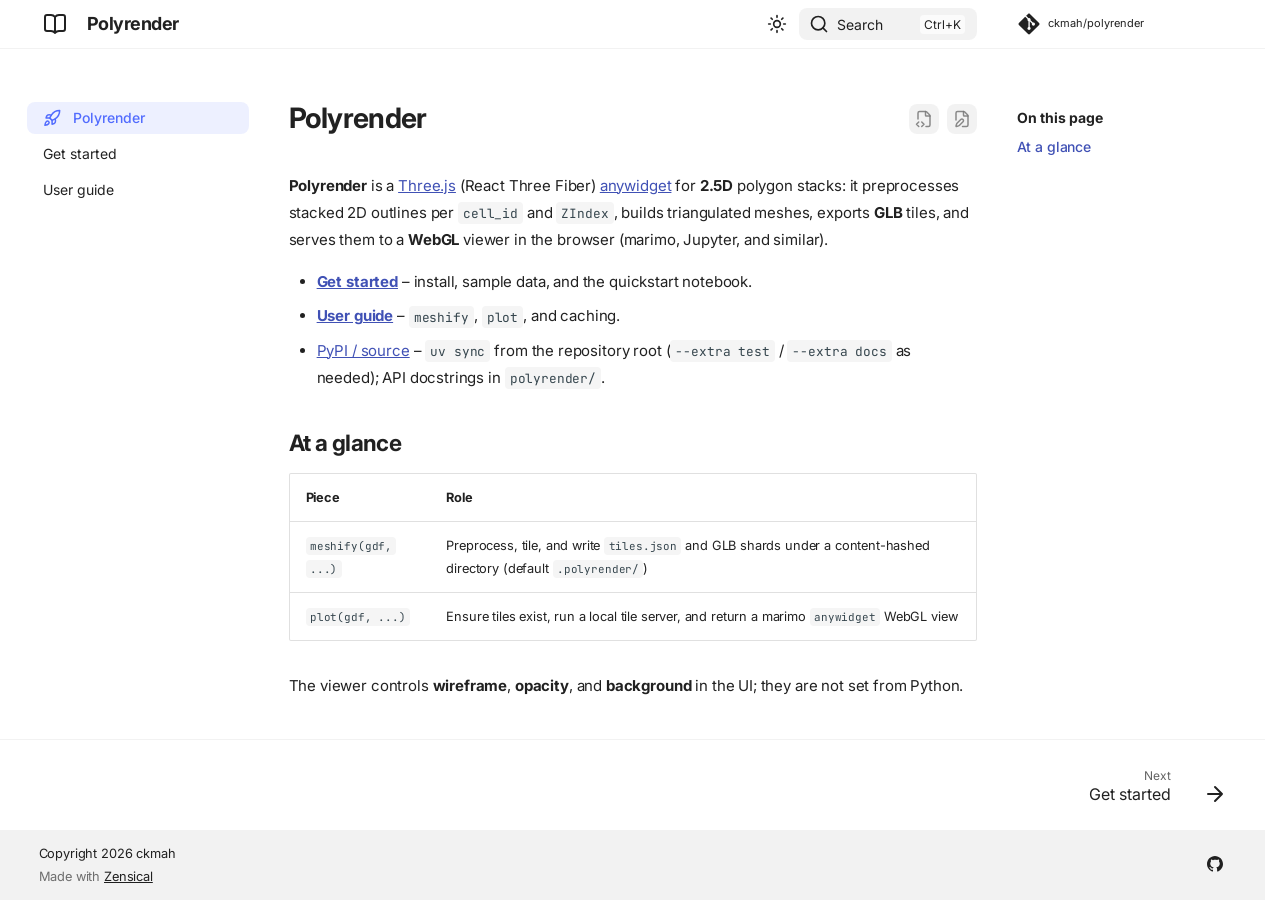
<file: index.html>
<!doctype html>
<html lang="en" class="no-js">
  <head>
    
      <meta charset="utf-8">
      <meta name="viewport" content="width=device-width,initial-scale=1">
      
        <meta name="description" content="Three Fiber–based anywidget for 2.5D polygon stacks and WebGL tile viewing.">
      
      
        <meta name="author" content="ckmah">
      
      
        <link rel="canonical" href="https://ckmah.github.io/polyrender/">
      
      
      
        <link rel="next" href="./get-started/">
      
      
        
      
      
      <link rel="icon" href="./assets/images/favicon.png">
      <meta name="generator" content="zensical-0.0.60">
    
    
      
        <title>Polyrender - Polyrender</title>
      
    
    
      
        
      
      <link rel="stylesheet" href="./assets/stylesheets/modern/main.ce62732f.min.css">
      
        
          
        
        <link rel="stylesheet" href="./assets/stylesheets/modern/palette.812a03bb.min.css">
      
      


    
    
      
    
    
      
        
        
        <link rel="preconnect" href="https://fonts.gstatic.com" crossorigin>
        <link rel="stylesheet" href="https://fonts.googleapis.com/css?family=Inter:300,300i,400,400i,500,500i,700,700i%7CJetBrains+Mono:400,400i,700,700i&amp;display=fallback">
        <style>:root{--md-text-font:"Inter";--md-code-font:"JetBrains Mono"}</style>
      
    
    
    <script>__md_scope=new URL(".",location),__md_scope.pathname.endsWith("/")||(__md_scope=new URL(__md_scope.pathname+"/",location)),__md_hash=e=>[...e].reduce(((e,t)=>(e<<5)-e+t.charCodeAt(0)),0),__md_get=(e,t=localStorage,_=__md_scope)=>JSON.parse(t.getItem(_.pathname+"."+e)),__md_set=(e,t,_=localStorage,a=__md_scope)=>{try{_.setItem(a.pathname+"."+e,JSON.stringify(t))}catch(e){}},document.documentElement.setAttribute("data-platform",navigator.platform)</script>
    
      

    
    
  </head>
  
  
    
    
      
    
    
    
    
    <body dir="ltr" data-md-color-scheme="default" data-md-color-primary="indigo" data-md-color-accent="indigo">
  
    
    <input class="md-toggle" data-md-toggle="drawer" type="checkbox" id="__drawer" autocomplete="off">
    <input class="md-toggle" data-md-toggle="search" type="checkbox" id="__search" autocomplete="off">
    <label class="md-overlay" for="__drawer" aria-label="Navigation"></label>
    <div data-md-component="skip">
      
        
        <a href="#polyrender" class="md-skip">
          Skip to content
        </a>
      
    </div>
    <div data-md-component="announce">
      
    </div>
    
    
      

  

<header class="md-header md-header--shadow" data-md-component="header">
  <nav class="md-header__inner md-grid" aria-label="Header">
    <a href="" title="Polyrender" class="md-header__button md-logo" aria-label="Polyrender" data-md-component="logo">
      
  
  <svg xmlns="http://www.w3.org/2000/svg" fill="none" stroke="currentColor" stroke-linecap="round" stroke-linejoin="round" stroke-width="2" class="lucide lucide-book-open" viewBox="0 0 24 24"><path d="M12 5v16M20.001 19A2 2 0 0 0 22 17V5a2 2 0 0 0-1.999-2L16 3.002A5 5 0 0 0 12 5a5 5 0 0 0-4-2H4a2 2 0 0 0-2 2v12a2 2 0 0 0 1.999 2H8a5 5 0 0 1 4 2 5 5 0 0 1 4-2z"/></svg>

    </a>
    <label class="md-header__button md-icon" for="__drawer" aria-label="Navigation">
      
      <svg xmlns="http://www.w3.org/2000/svg" fill="none" stroke="currentColor" stroke-linecap="round" stroke-linejoin="round" stroke-width="2" class="lucide lucide-menu" viewBox="0 0 24 24"><path d="M4 5h16M4 12h16M4 19h16"/></svg>
    </label>
    <div class="md-header__title" data-md-component="header-title">
      <div class="md-header__ellipsis">
        <div class="md-header__topic">
          <span class="md-ellipsis">
            Polyrender
          </span>
        </div>
        <div class="md-header__topic" data-md-component="header-topic">
          <span class="md-ellipsis">
            
              Polyrender
            
          </span>
        </div>
      </div>
    </div>
    
      
        <form class="md-header__option" data-md-component="palette">
  
    
    
    
    <input class="md-option" data-md-color-media="none" data-md-color-scheme="default" data-md-color-primary="indigo" data-md-color-accent="indigo"  aria-label="Switch to dark mode"  type="radio" name="__palette" id="__palette_0">
    
      <label class="md-header__button md-icon" title="Switch to dark mode" for="__palette_1" hidden>
        <svg xmlns="http://www.w3.org/2000/svg" fill="none" stroke="currentColor" stroke-linecap="round" stroke-linejoin="round" stroke-width="2" class="lucide lucide-sun" viewBox="0 0 24 24"><circle cx="12" cy="12" r="4"/><path d="M12 2v2M12 20v2M4.93 4.93l1.41 1.41M17.66 17.66l1.41 1.41M2 12h2M20 12h2M6.34 17.66l-1.41 1.41M19.07 4.93l-1.41 1.41"/></svg>
      </label>
    
  
    
    
    
    <input class="md-option" data-md-color-media="none" data-md-color-scheme="slate" data-md-color-primary="indigo" data-md-color-accent="indigo"  aria-label="Switch to light mode"  type="radio" name="__palette" id="__palette_1">
    
      <label class="md-header__button md-icon" title="Switch to light mode" for="__palette_0" hidden>
        <svg xmlns="http://www.w3.org/2000/svg" fill="none" stroke="currentColor" stroke-linecap="round" stroke-linejoin="round" stroke-width="2" class="lucide lucide-moon" viewBox="0 0 24 24"><path d="M20.985 12.486a9 9 0 1 1-9.473-9.472c.405-.022.617.46.402.803a6 6 0 0 0 8.268 8.268c.344-.215.825-.004.803.401"/></svg>
      </label>
    
  
</form>
      
    
    
      <script>var palette=__md_get("__palette");if(palette&&palette.color){if("(prefers-color-scheme)"===palette.color.media){var media=matchMedia("(prefers-color-scheme: light)"),input=document.querySelector(media.matches?"[data-md-color-media='(prefers-color-scheme: light)']":"[data-md-color-media='(prefers-color-scheme: dark)']");palette.color.media=input.getAttribute("data-md-color-media"),palette.color.scheme=input.getAttribute("data-md-color-scheme"),palette.color.primary=input.getAttribute("data-md-color-primary"),palette.color.accent=input.getAttribute("data-md-color-accent")}for(var[key,value]of Object.entries(palette.color))document.body.setAttribute("data-md-color-"+key,value)}</script>
    
    
    
      
      
        <label class="md-header__button md-icon" for="__search" aria-label="Search">
          
          <svg xmlns="http://www.w3.org/2000/svg" fill="none" stroke="currentColor" stroke-linecap="round" stroke-linejoin="round" stroke-width="2" class="lucide lucide-search" viewBox="0 0 24 24"><path d="m21 21-4.34-4.34"/><circle cx="11" cy="11" r="8"/></svg>
        </label>
        <div class="md-search" data-md-component="search" role="dialog" aria-label="Search">
  <button type="button" class="md-search__button">
    Search
  </button>
</div>
      
    
    <div class="md-header__source">
      
        <a href="https://github.com/ckmah/polyrender" title="Go to repository" class="md-source" data-md-component="source">
  <div class="md-source__icon md-icon">
    
    <svg xmlns="http://www.w3.org/2000/svg" viewBox="0 0 448 512"><!--! Font Awesome Free 7.3.1 by @fontawesome - https://fontawesome.com License - https://fontawesome.com/license/free (Icons: CC BY 4.0, Fonts: SIL OFL 1.1, Code: MIT License) Copyright 2026 Fonticons, Inc.--><path fill="currentColor" d="M439.6 236.1 244 40.5c-5.4-5.5-12.8-8.5-20.4-8.5s-15 3-20.4 8.4L162.5 81l51.5 51.5c27.1-9.1 52.7 16.8 43.4 43.7l49.7 49.7c34.2-11.8 61.2 31 35.5 56.7-26.5 26.5-70.2-2.9-56-37.3L240.3 199v121.9c25.3 12.5 22.3 41.8 9.1 55-6.4 6.4-15.2 10.1-24.3 10.1s-17.8-3.6-24.3-10.1c-17.6-17.6-11.1-46.9 11.2-56v-123c-20.8-8.5-24.6-30.7-18.6-45L142.6 101 8.5 235.1C3 240.6 0 247.9 0 255.5s3 15 8.5 20.4l195.6 195.7c5.4 5.4 12.7 8.4 20.4 8.4s15-3 20.4-8.4l194.7-194.7c5.4-5.4 8.4-12.8 8.4-20.4s-3-15-8.4-20.4"/></svg>
  </div>
  <div class="md-source__repository">
    ckmah/polyrender
  </div>
</a>
      
    </div>
  </nav>
  
</header>
    
    <div class="md-container" data-md-component="container">
      
      
        
          
        
      
      <main class="md-main" data-md-component="main">
        <div class="md-main__inner md-grid">
          
            
              
              <div class="md-sidebar md-sidebar--primary" data-md-component="sidebar" data-md-type="navigation" >
                <div class="md-sidebar__scrollwrap">
                  <div class="md-sidebar__inner">
                    



<nav class="md-nav md-nav--primary" aria-label="Navigation" data-md-level="0">
  <label class="md-nav__title" for="__drawer">
    <a href="" title="Polyrender" class="md-nav__button md-logo" aria-label="Polyrender" data-md-component="logo">
      
  
  <svg xmlns="http://www.w3.org/2000/svg" fill="none" stroke="currentColor" stroke-linecap="round" stroke-linejoin="round" stroke-width="2" class="lucide lucide-book-open" viewBox="0 0 24 24"><path d="M12 5v16M20.001 19A2 2 0 0 0 22 17V5a2 2 0 0 0-1.999-2L16 3.002A5 5 0 0 0 12 5a5 5 0 0 0-4-2H4a2 2 0 0 0-2 2v12a2 2 0 0 0 1.999 2H8a5 5 0 0 1 4 2 5 5 0 0 1 4-2z"/></svg>

    </a>
    Polyrender
  </label>
  
    <div class="md-nav__source">
      <a href="https://github.com/ckmah/polyrender" title="Go to repository" class="md-source" data-md-component="source">
  <div class="md-source__icon md-icon">
    
    <svg xmlns="http://www.w3.org/2000/svg" viewBox="0 0 448 512"><!--! Font Awesome Free 7.3.1 by @fontawesome - https://fontawesome.com License - https://fontawesome.com/license/free (Icons: CC BY 4.0, Fonts: SIL OFL 1.1, Code: MIT License) Copyright 2026 Fonticons, Inc.--><path fill="currentColor" d="M439.6 236.1 244 40.5c-5.4-5.5-12.8-8.5-20.4-8.5s-15 3-20.4 8.4L162.5 81l51.5 51.5c27.1-9.1 52.7 16.8 43.4 43.7l49.7 49.7c34.2-11.8 61.2 31 35.5 56.7-26.5 26.5-70.2-2.9-56-37.3L240.3 199v121.9c25.3 12.5 22.3 41.8 9.1 55-6.4 6.4-15.2 10.1-24.3 10.1s-17.8-3.6-24.3-10.1c-17.6-17.6-11.1-46.9 11.2-56v-123c-20.8-8.5-24.6-30.7-18.6-45L142.6 101 8.5 235.1C3 240.6 0 247.9 0 255.5s3 15 8.5 20.4l195.6 195.7c5.4 5.4 12.7 8.4 20.4 8.4s15-3 20.4-8.4l194.7-194.7c5.4-5.4 8.4-12.8 8.4-20.4s-3-15-8.4-20.4"/></svg>
  </div>
  <div class="md-source__repository">
    ckmah/polyrender
  </div>
</a>
    </div>
  
  <ul class="md-nav__list" data-md-scrollfix>
    
      
      
  
  
    
  
  
  
    <li class="md-nav__item md-nav__item--active">
      
      
      
      
        
      
      
        <label class="md-nav__link md-nav__link--active" for="__toc">
          
  
  
    <svg xmlns="http://www.w3.org/2000/svg" fill="none" stroke="currentColor" stroke-linecap="round" stroke-linejoin="round" stroke-width="2" class="lucide lucide-rocket" viewBox="0 0 24 24"><path d="M12 15v5s3.03-.55 4-2c1.08-1.62 0-5 0-5M4.5 16.5c-1.5 1.26-2 5-2 5s3.74-.5 5-2c.71-.84.7-2.13-.09-2.91a2.18 2.18 0 0 0-2.91-.09"/><path d="M9 12a22 22 0 0 1 2-3.95A12.88 12.88 0 0 1 22 2c0 2.72-.78 7.5-6 11a22.4 22.4 0 0 1-4 2z"/><path d="M9 12H4s.55-3.03 2-4c1.62-1.08 5 .05 5 .05"/></svg>
  
  <span class="md-ellipsis">
    
  
  Polyrender

    
  </span>
  
  

          <span class="md-nav__icon md-icon"></span>
        </label>
      
      <a href="" class="md-nav__link md-nav__link--active">
        
  
  
    <svg xmlns="http://www.w3.org/2000/svg" fill="none" stroke="currentColor" stroke-linecap="round" stroke-linejoin="round" stroke-width="2" class="lucide lucide-rocket" viewBox="0 0 24 24"><path d="M12 15v5s3.03-.55 4-2c1.08-1.62 0-5 0-5M4.5 16.5c-1.5 1.26-2 5-2 5s3.74-.5 5-2c.71-.84.7-2.13-.09-2.91a2.18 2.18 0 0 0-2.91-.09"/><path d="M9 12a22 22 0 0 1 2-3.95A12.88 12.88 0 0 1 22 2c0 2.72-.78 7.5-6 11a22.4 22.4 0 0 1-4 2z"/><path d="M9 12H4s.55-3.03 2-4c1.62-1.08 5 .05 5 .05"/></svg>
  
  <span class="md-ellipsis">
    
  
  Polyrender

    
  </span>
  
  

      </a>
      
        


<nav class="md-nav md-nav--secondary" aria-label="On this page">
  
  
  
    
  
  
    <label class="md-nav__title" for="__toc">
      <span class="md-nav__icon md-icon"></span>
      On this page
    </label>
    <ul class="md-nav__list" data-md-component="toc" data-md-scrollfix>
      
        <li class="md-nav__item">
  <a href="#at-a-glance" class="md-nav__link">
    <span class="md-ellipsis">
      <span class="md-typeset">
        At a glance
      </span>
    </span>
  </a>
  
</li>
      
    </ul>
  
</nav>
      
    </li>
  

    
      
      
  
  
  
  
    <li class="md-nav__item">
      <a href="./get-started/" class="md-nav__link">
        
  
  
  <span class="md-ellipsis">
    
  
  Get started

    
  </span>
  
  

      </a>
    </li>
  

    
      
      
  
  
  
  
    <li class="md-nav__item">
      <a href="./user-guide/" class="md-nav__link">
        
  
  
  <span class="md-ellipsis">
    
  
  User guide

    
  </span>
  
  

      </a>
    </li>
  

    
  </ul>
</nav>
                  </div>
                </div>
              </div>
            
            
              
              <div class="md-sidebar md-sidebar--secondary" data-md-component="sidebar" data-md-type="toc" >
                <div class="md-sidebar__scrollwrap">
                  
                    
                    
                    
                      
                    
                    
                      <input class="md-nav__toggle md-toggle" type="checkbox" id="__toc">
                      <div class="md-sidebar-button__wrapper">
                        <label class="md-sidebar-button" for="__toc"></label>
                      </div>
                    
                  
                  <div class="md-sidebar__inner">
                    


<nav class="md-nav md-nav--secondary" aria-label="On this page">
  
  
  
    
  
  
    <label class="md-nav__title" for="__toc">
      <span class="md-nav__icon md-icon"></span>
      On this page
    </label>
    <ul class="md-nav__list" data-md-component="toc" data-md-scrollfix>
      
        <li class="md-nav__item">
  <a href="#at-a-glance" class="md-nav__link">
    <span class="md-ellipsis">
      <span class="md-typeset">
        At a glance
      </span>
    </span>
  </a>
  
</li>
      
    </ul>
  
</nav>
                  </div>
                </div>
              </div>
            
          
          
            <div class="md-content" data-md-component="content">
              
                



  


              
              <article class="md-content__inner md-typeset">
                
                  
  
    <a href="https://github.com/ckmah/polyrender/edit/master/docs/index.md" title="Edit this page" class="md-content__button md-icon" rel="edit">
      
      <svg xmlns="http://www.w3.org/2000/svg" fill="none" stroke="currentColor" stroke-linecap="round" stroke-linejoin="round" stroke-width="2" class="lucide lucide-file-pen" viewBox="0 0 24 24"><path d="M12.659 22H18a2 2 0 0 0 2-2V8a2.4 2.4 0 0 0-.706-1.706l-3.588-3.588A2.4 2.4 0 0 0 14 2H6a2 2 0 0 0-2 2v9.34"/><path d="M14 2v5a1 1 0 0 0 1 1h5M10.378 12.622a1 1 0 0 1 3 3.003L8.36 20.637a2 2 0 0 1-.854.506l-2.867.837a.5.5 0 0 1-.62-.62l.836-2.869a2 2 0 0 1 .506-.853z"/></svg>
    </a>
  
  
    
      
    
    <a href="https://github.com/ckmah/polyrender/raw/master/docs/index.md" title="View source of this page" class="md-content__button md-icon">
      
      <svg xmlns="http://www.w3.org/2000/svg" fill="none" stroke="currentColor" stroke-linecap="round" stroke-linejoin="round" stroke-width="2" class="lucide lucide-file-code-2" viewBox="0 0 24 24"><path d="M4 12.15V4a2 2 0 0 1 2-2h8a2.4 2.4 0 0 1 1.706.706l3.588 3.588A2.4 2.4 0 0 1 20 8v12a2 2 0 0 1-2 2h-3.35"/><path d="M14 2v5a1 1 0 0 0 1 1h5M5 16l-3 3 3 3M9 22l3-3-3-3"/></svg>
    </a>
  


<h1 id="polyrender">Polyrender<a class="headerlink" href="#polyrender" title="Permanent link">&para;</a></h1>
<p><strong>Polyrender</strong> is a <a href="https://threejs.org/">Three.js</a> (React Three Fiber) <a href="https://anywidget.dev/">anywidget</a> for <strong>2.5D</strong> polygon stacks: it preprocesses stacked 2D outlines per <code>cell_id</code> and <code>ZIndex</code>, builds triangulated meshes, exports <strong>GLB</strong> tiles, and serves them to a <strong>WebGL</strong> viewer in the browser (marimo, Jupyter, and similar).</p>
<ul>
<li><a href="get-started/"><strong>Get started</strong></a> – install, sample data, and the quickstart notebook.</li>
<li><a href="user-guide/"><strong>User guide</strong></a> – <code>meshify</code>, <code>plot</code>, and caching.</li>
<li><a href="https://github.com/ckmah/polyrender">PyPI / source</a> – <code>uv sync</code> from the repository root (<code>--extra test</code> / <code>--extra docs</code> as needed); API docstrings in <code>polyrender/</code>.</li>
</ul>
<h2 id="at-a-glance">At a glance<a class="headerlink" href="#at-a-glance" title="Permanent link">&para;</a></h2>
<table>
<thead>
<tr>
<th>Piece</th>
<th>Role</th>
</tr>
</thead>
<tbody>
<tr>
<td><code>meshify(gdf, ...)</code></td>
<td>Preprocess, tile, and write <code>tiles.json</code> and GLB shards under a content-hashed directory (default <code>.polyrender/</code>)</td>
</tr>
<tr>
<td><code>plot(gdf, ...)</code></td>
<td>Ensure tiles exist, run a local tile server, and return a marimo <code>anywidget</code> WebGL view</td>
</tr>
</tbody>
</table>
<p>The viewer controls <strong>wireframe</strong>, <strong>opacity</strong>, and <strong>background</strong> in the UI; they are not set from Python.</p>









  
  






                
              </article>
            </div>
          
          
  <script>var tabs=__md_get("__tabs");if(Array.isArray(tabs))e:for(var set of document.querySelectorAll(".tabbed-set")){var labels=set.querySelector(".tabbed-labels");for(var tab of tabs)for(var label of labels.getElementsByTagName("label"))if(label.innerText.trim()===tab){var input=document.getElementById(label.htmlFor);input.checked=!0;continue e}}</script>

<script>var target=document.getElementById(location.hash.slice(1));target&&target.name&&(target.checked=target.name.startsWith("__tabbed_"))</script>
        </div>
        
          <button type="button" class="md-top md-icon" data-md-component="top" hidden>
  
  <svg xmlns="http://www.w3.org/2000/svg" fill="none" stroke="currentColor" stroke-linecap="round" stroke-linejoin="round" stroke-width="2" class="lucide lucide-circle-arrow-up" viewBox="0 0 24 24"><circle cx="12" cy="12" r="10"/><path d="m16 12-4-4-4 4M12 16V8"/></svg>
  Back to top
</button>
        
      </main>
      
        <footer class="md-footer">
  
    
      
      <nav class="md-footer__inner md-grid" aria-label="Footer" >
        
        
          
          <a href="./get-started/" class="md-footer__link md-footer__link--next" aria-label="Next: Get started">
            <div class="md-footer__title">
              <span class="md-footer__direction">
                Next
              </span>
              <div class="md-ellipsis">
                Get started
              </div>
            </div>
            <div class="md-footer__button md-icon">
              
              <svg xmlns="http://www.w3.org/2000/svg" fill="none" stroke="currentColor" stroke-linecap="round" stroke-linejoin="round" stroke-width="2" class="lucide lucide-arrow-right" viewBox="0 0 24 24"><path d="M5 12h14M12 5l7 7-7 7"/></svg>
            </div>
          </a>
        
      </nav>
    
  
  <div class="md-footer-meta md-typeset">
    <div class="md-footer-meta__inner md-grid">
      <div class="md-copyright">
  
    <div class="md-copyright__highlight">
      Copyright 2026 ckmah
    </div>
  
  
    Made with
    <a href="https://zensical.org/" target="_blank" rel="noopener">
      Zensical
    </a>
  
</div>
      
        
<div class="md-social">
  
    
    
    
    
      
      
    
    <a href="https://github.com/ckmah/polyrender" target="_blank" rel="noopener" title="github.com" class="md-social__link">
      <svg xmlns="http://www.w3.org/2000/svg" viewBox="0 0 512 512"><!--! Font Awesome Free 7.3.1 by @fontawesome - https://fontawesome.com License - https://fontawesome.com/license/free (Icons: CC BY 4.0, Fonts: SIL OFL 1.1, Code: MIT License) Copyright 2026 Fonticons, Inc.--><path fill="currentColor" d="M216.5 362.5c-66-8-112.5-55.5-112.5-117 0-25 9-52 24-70-6.5-16.5-5.5-51.5 2-66 20-2.5 47 8 63 22.5 19-6 39-9 63.5-9s44.5 3 62.5 8.5c15.5-14 43-24.5 63-22 7 13.5 8 48.5 1.5 65.5 16 19 24.5 44.5 24.5 70.5 0 61.5-46.5 108-113.5 116.5 17 11 28.5 35 28.5 62.5v52c0 15 12.5 23.5 27.5 17.5C441 459.5 512 369 512 257 512 115.5 397 0 255.5 0S0 115.5 0 257c0 111 70.5 203 165.5 237.5 13.5 5 26.5-4 26.5-17.5v-40c-7 3-16 5-24 5-33 0-52.5-18-66.5-51.5-5.5-13.5-11.5-21.5-23-23-6-.5-8-3-8-6 0-6 10-10.5 20-10.5 14.5 0 27 9 40 27.5 10 14.5 20.5 21 33 21s20.5-4.5 32-16c8.5-8.5 15-16 21-21"/></svg>
    </a>
  
</div>
      
    </div>
  </div>
</footer>
      
    </div>
    <div class="md-dialog" data-md-component="dialog">
      <div class="md-dialog__inner md-typeset"></div>
    </div>
    
    
    
      
      
      <script id="__config" type="application/json">{"annotate":null,"base":".","features":["announce.dismiss","content.action.edit","content.action.view","content.code.annotate","content.code.copy","content.code.select","content.footnote.tooltips","content.tabs.link","content.tooltips","navigation.footer","navigation.indexes","navigation.instant","navigation.instant.prefetch","navigation.path","navigation.sections","navigation.top","navigation.tracking","search.highlight"],"search":"./assets/javascripts/workers/search.7d14d953.min.js","tags":null,"translations":{"clipboard.copied":"Copied to clipboard","clipboard.copy":"Copy to clipboard","search.result.more.one":"1 more on this page","search.result.more.other":"# more on this page","search.result.none":"No matching documents","search.result.one":"1 matching document","search.result.other":"# matching documents","search.result.placeholder":"Type to start searching","search.result.term.missing":"Missing","select.version":"Select version"},"version":null}</script>
    
    
      <script src="./assets/javascripts/bundle.88ee1349.min.js"></script>
      
    
  </body>
</html>
</file>
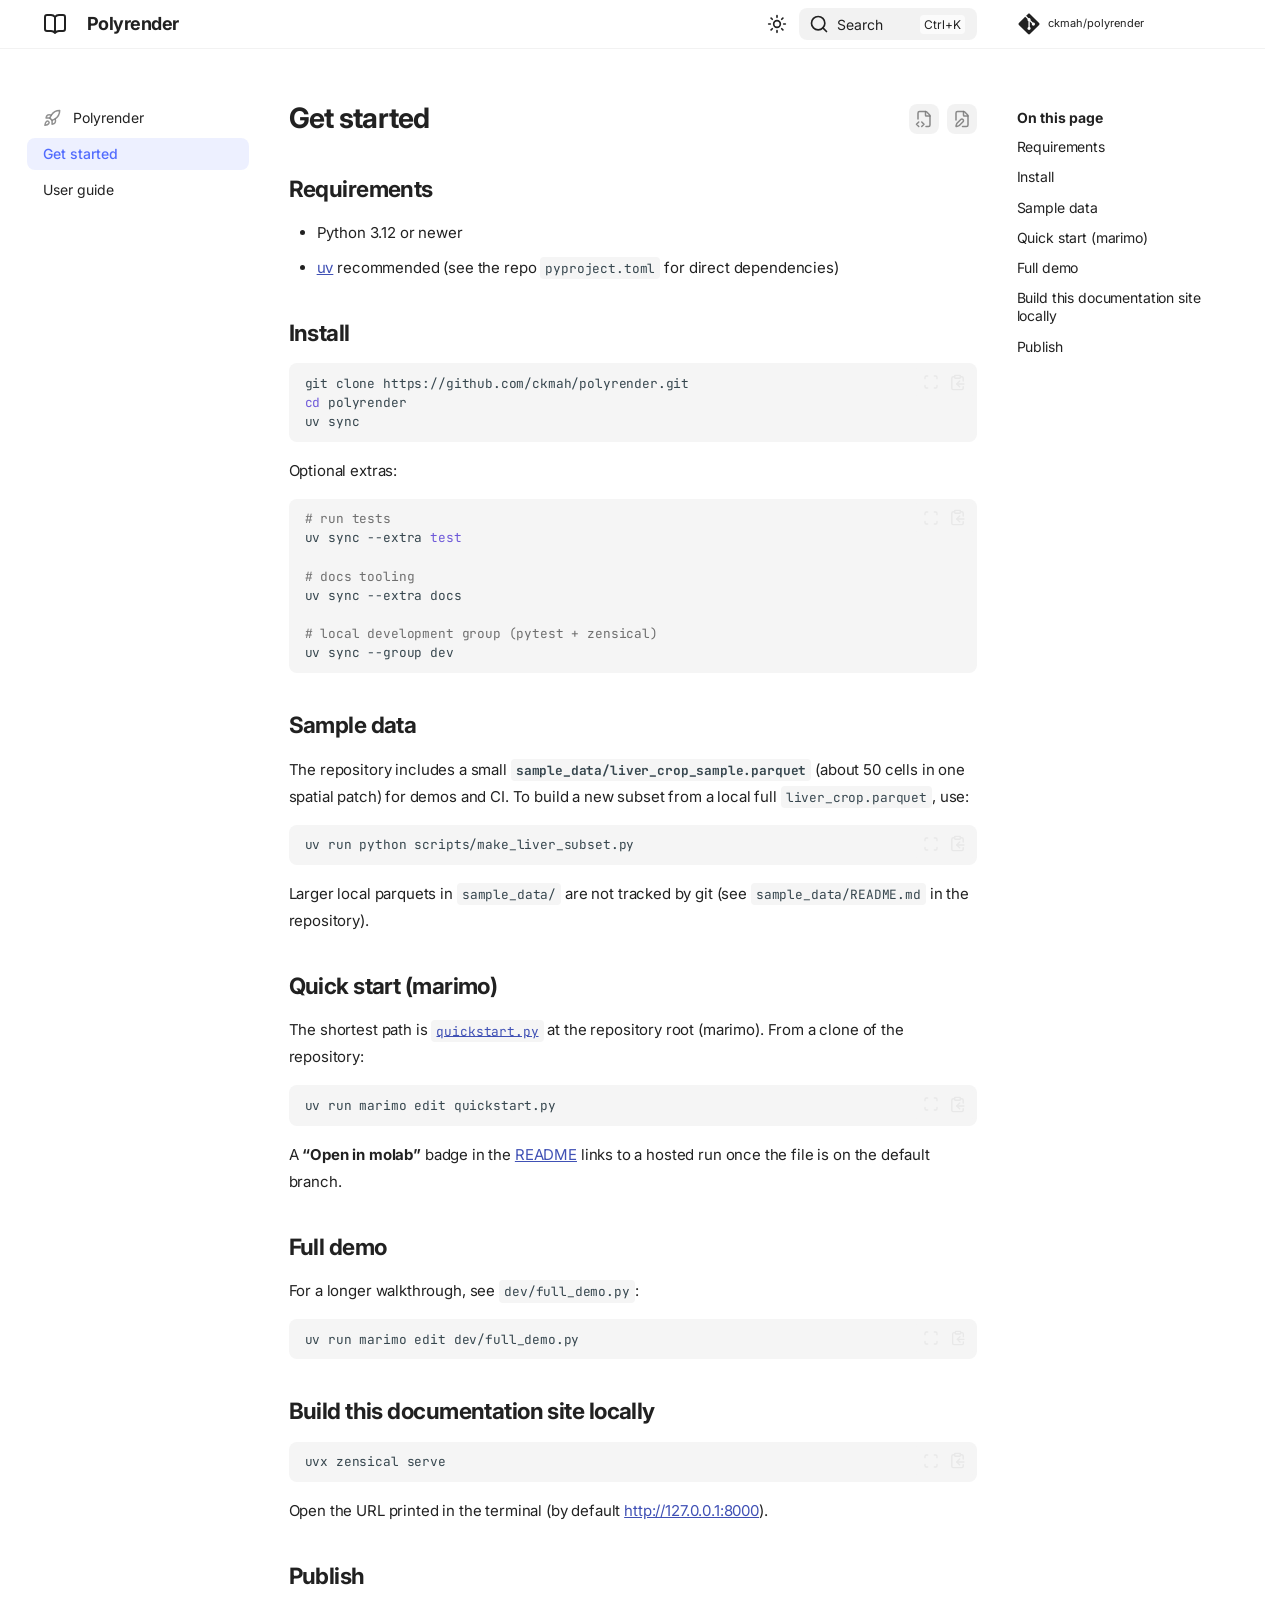
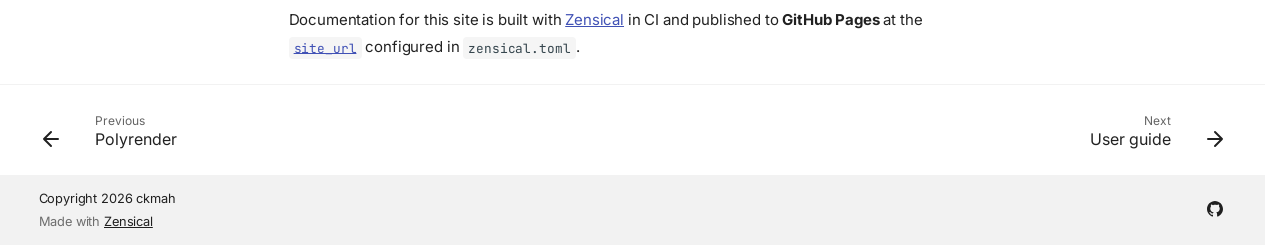
<file: get-started/index.html>
<!doctype html>
<html lang="en" class="no-js">
  <head>
    
      <meta charset="utf-8">
      <meta name="viewport" content="width=device-width,initial-scale=1">
      
        <meta name="description" content="Three Fiber–based anywidget for 2.5D polygon stacks and WebGL tile viewing.">
      
      
        <meta name="author" content="ckmah">
      
      
        <link rel="canonical" href="https://ckmah.github.io/polyrender/get-started/">
      
      
        <link rel="prev" href="./..">
      
      
        <link rel="next" href="../user-guide/">
      
      
        
      
      
      <link rel="icon" href="../assets/images/favicon.png">
      <meta name="generator" content="zensical-0.0.60">
    
    
      
        <title>Get started - Polyrender</title>
      
    
    
      
        
      
      <link rel="stylesheet" href="../assets/stylesheets/modern/main.ce62732f.min.css">
      
        
          
        
        <link rel="stylesheet" href="../assets/stylesheets/modern/palette.812a03bb.min.css">
      
      


    
    
      
    
    
      
        
        
        <link rel="preconnect" href="https://fonts.gstatic.com" crossorigin>
        <link rel="stylesheet" href="https://fonts.googleapis.com/css?family=Inter:300,300i,400,400i,500,500i,700,700i%7CJetBrains+Mono:400,400i,700,700i&amp;display=fallback">
        <style>:root{--md-text-font:"Inter";--md-code-font:"JetBrains Mono"}</style>
      
    
    
    <script>__md_scope=new URL("..",location),__md_scope.pathname.endsWith("/")||(__md_scope=new URL(__md_scope.pathname+"/",location)),__md_hash=e=>[...e].reduce(((e,t)=>(e<<5)-e+t.charCodeAt(0)),0),__md_get=(e,t=localStorage,_=__md_scope)=>JSON.parse(t.getItem(_.pathname+"."+e)),__md_set=(e,t,_=localStorage,a=__md_scope)=>{try{_.setItem(a.pathname+"."+e,JSON.stringify(t))}catch(e){}},document.documentElement.setAttribute("data-platform",navigator.platform)</script>
    
      

    
    
  </head>
  
  
    
    
      
    
    
    
    
    <body dir="ltr" data-md-color-scheme="default" data-md-color-primary="indigo" data-md-color-accent="indigo">
  
    
    <input class="md-toggle" data-md-toggle="drawer" type="checkbox" id="__drawer" autocomplete="off">
    <input class="md-toggle" data-md-toggle="search" type="checkbox" id="__search" autocomplete="off">
    <label class="md-overlay" for="__drawer" aria-label="Navigation"></label>
    <div data-md-component="skip">
      
        
        <a href="#get-started" class="md-skip">
          Skip to content
        </a>
      
    </div>
    <div data-md-component="announce">
      
    </div>
    
    
      

  

<header class="md-header md-header--shadow" data-md-component="header">
  <nav class="md-header__inner md-grid" aria-label="Header">
    <a href="./.." title="Polyrender" class="md-header__button md-logo" aria-label="Polyrender" data-md-component="logo">
      
  
  <svg xmlns="http://www.w3.org/2000/svg" fill="none" stroke="currentColor" stroke-linecap="round" stroke-linejoin="round" stroke-width="2" class="lucide lucide-book-open" viewBox="0 0 24 24"><path d="M12 5v16M20.001 19A2 2 0 0 0 22 17V5a2 2 0 0 0-1.999-2L16 3.002A5 5 0 0 0 12 5a5 5 0 0 0-4-2H4a2 2 0 0 0-2 2v12a2 2 0 0 0 1.999 2H8a5 5 0 0 1 4 2 5 5 0 0 1 4-2z"/></svg>

    </a>
    <label class="md-header__button md-icon" for="__drawer" aria-label="Navigation">
      
      <svg xmlns="http://www.w3.org/2000/svg" fill="none" stroke="currentColor" stroke-linecap="round" stroke-linejoin="round" stroke-width="2" class="lucide lucide-menu" viewBox="0 0 24 24"><path d="M4 5h16M4 12h16M4 19h16"/></svg>
    </label>
    <div class="md-header__title" data-md-component="header-title">
      <div class="md-header__ellipsis">
        <div class="md-header__topic">
          <span class="md-ellipsis">
            Polyrender
          </span>
        </div>
        <div class="md-header__topic" data-md-component="header-topic">
          <span class="md-ellipsis">
            
              Get started
            
          </span>
        </div>
      </div>
    </div>
    
      
        <form class="md-header__option" data-md-component="palette">
  
    
    
    
    <input class="md-option" data-md-color-media="none" data-md-color-scheme="default" data-md-color-primary="indigo" data-md-color-accent="indigo"  aria-label="Switch to dark mode"  type="radio" name="__palette" id="__palette_0">
    
      <label class="md-header__button md-icon" title="Switch to dark mode" for="__palette_1" hidden>
        <svg xmlns="http://www.w3.org/2000/svg" fill="none" stroke="currentColor" stroke-linecap="round" stroke-linejoin="round" stroke-width="2" class="lucide lucide-sun" viewBox="0 0 24 24"><circle cx="12" cy="12" r="4"/><path d="M12 2v2M12 20v2M4.93 4.93l1.41 1.41M17.66 17.66l1.41 1.41M2 12h2M20 12h2M6.34 17.66l-1.41 1.41M19.07 4.93l-1.41 1.41"/></svg>
      </label>
    
  
    
    
    
    <input class="md-option" data-md-color-media="none" data-md-color-scheme="slate" data-md-color-primary="indigo" data-md-color-accent="indigo"  aria-label="Switch to light mode"  type="radio" name="__palette" id="__palette_1">
    
      <label class="md-header__button md-icon" title="Switch to light mode" for="__palette_0" hidden>
        <svg xmlns="http://www.w3.org/2000/svg" fill="none" stroke="currentColor" stroke-linecap="round" stroke-linejoin="round" stroke-width="2" class="lucide lucide-moon" viewBox="0 0 24 24"><path d="M20.985 12.486a9 9 0 1 1-9.473-9.472c.405-.022.617.46.402.803a6 6 0 0 0 8.268 8.268c.344-.215.825-.004.803.401"/></svg>
      </label>
    
  
</form>
      
    
    
      <script>var palette=__md_get("__palette");if(palette&&palette.color){if("(prefers-color-scheme)"===palette.color.media){var media=matchMedia("(prefers-color-scheme: light)"),input=document.querySelector(media.matches?"[data-md-color-media='(prefers-color-scheme: light)']":"[data-md-color-media='(prefers-color-scheme: dark)']");palette.color.media=input.getAttribute("data-md-color-media"),palette.color.scheme=input.getAttribute("data-md-color-scheme"),palette.color.primary=input.getAttribute("data-md-color-primary"),palette.color.accent=input.getAttribute("data-md-color-accent")}for(var[key,value]of Object.entries(palette.color))document.body.setAttribute("data-md-color-"+key,value)}</script>
    
    
    
      
      
        <label class="md-header__button md-icon" for="__search" aria-label="Search">
          
          <svg xmlns="http://www.w3.org/2000/svg" fill="none" stroke="currentColor" stroke-linecap="round" stroke-linejoin="round" stroke-width="2" class="lucide lucide-search" viewBox="0 0 24 24"><path d="m21 21-4.34-4.34"/><circle cx="11" cy="11" r="8"/></svg>
        </label>
        <div class="md-search" data-md-component="search" role="dialog" aria-label="Search">
  <button type="button" class="md-search__button">
    Search
  </button>
</div>
      
    
    <div class="md-header__source">
      
        <a href="https://github.com/ckmah/polyrender" title="Go to repository" class="md-source" data-md-component="source">
  <div class="md-source__icon md-icon">
    
    <svg xmlns="http://www.w3.org/2000/svg" viewBox="0 0 448 512"><!--! Font Awesome Free 7.3.1 by @fontawesome - https://fontawesome.com License - https://fontawesome.com/license/free (Icons: CC BY 4.0, Fonts: SIL OFL 1.1, Code: MIT License) Copyright 2026 Fonticons, Inc.--><path fill="currentColor" d="M439.6 236.1 244 40.5c-5.4-5.5-12.8-8.5-20.4-8.5s-15 3-20.4 8.4L162.5 81l51.5 51.5c27.1-9.1 52.7 16.8 43.4 43.7l49.7 49.7c34.2-11.8 61.2 31 35.5 56.7-26.5 26.5-70.2-2.9-56-37.3L240.3 199v121.9c25.3 12.5 22.3 41.8 9.1 55-6.4 6.4-15.2 10.1-24.3 10.1s-17.8-3.6-24.3-10.1c-17.6-17.6-11.1-46.9 11.2-56v-123c-20.8-8.5-24.6-30.7-18.6-45L142.6 101 8.5 235.1C3 240.6 0 247.9 0 255.5s3 15 8.5 20.4l195.6 195.7c5.4 5.4 12.7 8.4 20.4 8.4s15-3 20.4-8.4l194.7-194.7c5.4-5.4 8.4-12.8 8.4-20.4s-3-15-8.4-20.4"/></svg>
  </div>
  <div class="md-source__repository">
    ckmah/polyrender
  </div>
</a>
      
    </div>
  </nav>
  
</header>
    
    <div class="md-container" data-md-component="container">
      
      
        
          
        
      
      <main class="md-main" data-md-component="main">
        <div class="md-main__inner md-grid">
          
            
              
              <div class="md-sidebar md-sidebar--primary" data-md-component="sidebar" data-md-type="navigation" >
                <div class="md-sidebar__scrollwrap">
                  <div class="md-sidebar__inner">
                    



<nav class="md-nav md-nav--primary" aria-label="Navigation" data-md-level="0">
  <label class="md-nav__title" for="__drawer">
    <a href="./.." title="Polyrender" class="md-nav__button md-logo" aria-label="Polyrender" data-md-component="logo">
      
  
  <svg xmlns="http://www.w3.org/2000/svg" fill="none" stroke="currentColor" stroke-linecap="round" stroke-linejoin="round" stroke-width="2" class="lucide lucide-book-open" viewBox="0 0 24 24"><path d="M12 5v16M20.001 19A2 2 0 0 0 22 17V5a2 2 0 0 0-1.999-2L16 3.002A5 5 0 0 0 12 5a5 5 0 0 0-4-2H4a2 2 0 0 0-2 2v12a2 2 0 0 0 1.999 2H8a5 5 0 0 1 4 2 5 5 0 0 1 4-2z"/></svg>

    </a>
    Polyrender
  </label>
  
    <div class="md-nav__source">
      <a href="https://github.com/ckmah/polyrender" title="Go to repository" class="md-source" data-md-component="source">
  <div class="md-source__icon md-icon">
    
    <svg xmlns="http://www.w3.org/2000/svg" viewBox="0 0 448 512"><!--! Font Awesome Free 7.3.1 by @fontawesome - https://fontawesome.com License - https://fontawesome.com/license/free (Icons: CC BY 4.0, Fonts: SIL OFL 1.1, Code: MIT License) Copyright 2026 Fonticons, Inc.--><path fill="currentColor" d="M439.6 236.1 244 40.5c-5.4-5.5-12.8-8.5-20.4-8.5s-15 3-20.4 8.4L162.5 81l51.5 51.5c27.1-9.1 52.7 16.8 43.4 43.7l49.7 49.7c34.2-11.8 61.2 31 35.5 56.7-26.5 26.5-70.2-2.9-56-37.3L240.3 199v121.9c25.3 12.5 22.3 41.8 9.1 55-6.4 6.4-15.2 10.1-24.3 10.1s-17.8-3.6-24.3-10.1c-17.6-17.6-11.1-46.9 11.2-56v-123c-20.8-8.5-24.6-30.7-18.6-45L142.6 101 8.5 235.1C3 240.6 0 247.9 0 255.5s3 15 8.5 20.4l195.6 195.7c5.4 5.4 12.7 8.4 20.4 8.4s15-3 20.4-8.4l194.7-194.7c5.4-5.4 8.4-12.8 8.4-20.4s-3-15-8.4-20.4"/></svg>
  </div>
  <div class="md-source__repository">
    ckmah/polyrender
  </div>
</a>
    </div>
  
  <ul class="md-nav__list" data-md-scrollfix>
    
      
      
  
  
  
  
    <li class="md-nav__item">
      <a href="./.." class="md-nav__link">
        
  
  
    <svg xmlns="http://www.w3.org/2000/svg" fill="none" stroke="currentColor" stroke-linecap="round" stroke-linejoin="round" stroke-width="2" class="lucide lucide-rocket" viewBox="0 0 24 24"><path d="M12 15v5s3.03-.55 4-2c1.08-1.62 0-5 0-5M4.5 16.5c-1.5 1.26-2 5-2 5s3.74-.5 5-2c.71-.84.7-2.13-.09-2.91a2.18 2.18 0 0 0-2.91-.09"/><path d="M9 12a22 22 0 0 1 2-3.95A12.88 12.88 0 0 1 22 2c0 2.72-.78 7.5-6 11a22.4 22.4 0 0 1-4 2z"/><path d="M9 12H4s.55-3.03 2-4c1.62-1.08 5 .05 5 .05"/></svg>
  
  <span class="md-ellipsis">
    
  
  Polyrender

    
  </span>
  
  

      </a>
    </li>
  

    
      
      
  
  
    
  
  
  
    <li class="md-nav__item md-nav__item--active">
      
      
      
      
        
      
      
        <label class="md-nav__link md-nav__link--active" for="__toc">
          
  
  
  <span class="md-ellipsis">
    
  
  Get started

    
  </span>
  
  

          <span class="md-nav__icon md-icon"></span>
        </label>
      
      <a href="././" class="md-nav__link md-nav__link--active">
        
  
  
  <span class="md-ellipsis">
    
  
  Get started

    
  </span>
  
  

      </a>
      
        


<nav class="md-nav md-nav--secondary" aria-label="On this page">
  
  
  
    
  
  
    <label class="md-nav__title" for="__toc">
      <span class="md-nav__icon md-icon"></span>
      On this page
    </label>
    <ul class="md-nav__list" data-md-component="toc" data-md-scrollfix>
      
        <li class="md-nav__item">
  <a href="#requirements" class="md-nav__link">
    <span class="md-ellipsis">
      <span class="md-typeset">
        Requirements
      </span>
    </span>
  </a>
  
</li>
      
        <li class="md-nav__item">
  <a href="#install" class="md-nav__link">
    <span class="md-ellipsis">
      <span class="md-typeset">
        Install
      </span>
    </span>
  </a>
  
</li>
      
        <li class="md-nav__item">
  <a href="#sample-data" class="md-nav__link">
    <span class="md-ellipsis">
      <span class="md-typeset">
        Sample data
      </span>
    </span>
  </a>
  
</li>
      
        <li class="md-nav__item">
  <a href="#quick-start-marimo" class="md-nav__link">
    <span class="md-ellipsis">
      <span class="md-typeset">
        Quick start (marimo)
      </span>
    </span>
  </a>
  
</li>
      
        <li class="md-nav__item">
  <a href="#full-demo" class="md-nav__link">
    <span class="md-ellipsis">
      <span class="md-typeset">
        Full demo
      </span>
    </span>
  </a>
  
</li>
      
        <li class="md-nav__item">
  <a href="#build-this-documentation-site-locally" class="md-nav__link">
    <span class="md-ellipsis">
      <span class="md-typeset">
        Build this documentation site locally
      </span>
    </span>
  </a>
  
</li>
      
        <li class="md-nav__item">
  <a href="#publish" class="md-nav__link">
    <span class="md-ellipsis">
      <span class="md-typeset">
        Publish
      </span>
    </span>
  </a>
  
</li>
      
    </ul>
  
</nav>
      
    </li>
  

    
      
      
  
  
  
  
    <li class="md-nav__item">
      <a href="../user-guide/" class="md-nav__link">
        
  
  
  <span class="md-ellipsis">
    
  
  User guide

    
  </span>
  
  

      </a>
    </li>
  

    
  </ul>
</nav>
                  </div>
                </div>
              </div>
            
            
              
              <div class="md-sidebar md-sidebar--secondary" data-md-component="sidebar" data-md-type="toc" >
                <div class="md-sidebar__scrollwrap">
                  
                    
                    
                    
                      
                    
                    
                      <input class="md-nav__toggle md-toggle" type="checkbox" id="__toc">
                      <div class="md-sidebar-button__wrapper">
                        <label class="md-sidebar-button" for="__toc"></label>
                      </div>
                    
                  
                  <div class="md-sidebar__inner">
                    


<nav class="md-nav md-nav--secondary" aria-label="On this page">
  
  
  
    
  
  
    <label class="md-nav__title" for="__toc">
      <span class="md-nav__icon md-icon"></span>
      On this page
    </label>
    <ul class="md-nav__list" data-md-component="toc" data-md-scrollfix>
      
        <li class="md-nav__item">
  <a href="#requirements" class="md-nav__link">
    <span class="md-ellipsis">
      <span class="md-typeset">
        Requirements
      </span>
    </span>
  </a>
  
</li>
      
        <li class="md-nav__item">
  <a href="#install" class="md-nav__link">
    <span class="md-ellipsis">
      <span class="md-typeset">
        Install
      </span>
    </span>
  </a>
  
</li>
      
        <li class="md-nav__item">
  <a href="#sample-data" class="md-nav__link">
    <span class="md-ellipsis">
      <span class="md-typeset">
        Sample data
      </span>
    </span>
  </a>
  
</li>
      
        <li class="md-nav__item">
  <a href="#quick-start-marimo" class="md-nav__link">
    <span class="md-ellipsis">
      <span class="md-typeset">
        Quick start (marimo)
      </span>
    </span>
  </a>
  
</li>
      
        <li class="md-nav__item">
  <a href="#full-demo" class="md-nav__link">
    <span class="md-ellipsis">
      <span class="md-typeset">
        Full demo
      </span>
    </span>
  </a>
  
</li>
      
        <li class="md-nav__item">
  <a href="#build-this-documentation-site-locally" class="md-nav__link">
    <span class="md-ellipsis">
      <span class="md-typeset">
        Build this documentation site locally
      </span>
    </span>
  </a>
  
</li>
      
        <li class="md-nav__item">
  <a href="#publish" class="md-nav__link">
    <span class="md-ellipsis">
      <span class="md-typeset">
        Publish
      </span>
    </span>
  </a>
  
</li>
      
    </ul>
  
</nav>
                  </div>
                </div>
              </div>
            
          
          
            <div class="md-content" data-md-component="content">
              
                



  


              
              <article class="md-content__inner md-typeset">
                
                  
  
    <a href="https://github.com/ckmah/polyrender/edit/master/docs/get-started.md" title="Edit this page" class="md-content__button md-icon" rel="edit">
      
      <svg xmlns="http://www.w3.org/2000/svg" fill="none" stroke="currentColor" stroke-linecap="round" stroke-linejoin="round" stroke-width="2" class="lucide lucide-file-pen" viewBox="0 0 24 24"><path d="M12.659 22H18a2 2 0 0 0 2-2V8a2.4 2.4 0 0 0-.706-1.706l-3.588-3.588A2.4 2.4 0 0 0 14 2H6a2 2 0 0 0-2 2v9.34"/><path d="M14 2v5a1 1 0 0 0 1 1h5M10.378 12.622a1 1 0 0 1 3 3.003L8.36 20.637a2 2 0 0 1-.854.506l-2.867.837a.5.5 0 0 1-.62-.62l.836-2.869a2 2 0 0 1 .506-.853z"/></svg>
    </a>
  
  
    
      
    
    <a href="https://github.com/ckmah/polyrender/raw/master/docs/get-started.md" title="View source of this page" class="md-content__button md-icon">
      
      <svg xmlns="http://www.w3.org/2000/svg" fill="none" stroke="currentColor" stroke-linecap="round" stroke-linejoin="round" stroke-width="2" class="lucide lucide-file-code-2" viewBox="0 0 24 24"><path d="M4 12.15V4a2 2 0 0 1 2-2h8a2.4 2.4 0 0 1 1.706.706l3.588 3.588A2.4 2.4 0 0 1 20 8v12a2 2 0 0 1-2 2h-3.35"/><path d="M14 2v5a1 1 0 0 0 1 1h5M5 16l-3 3 3 3M9 22l3-3-3-3"/></svg>
    </a>
  


<h1 id="get-started">Get started<a class="headerlink" href="#get-started" title="Permanent link">&para;</a></h1>
<h2 id="requirements">Requirements<a class="headerlink" href="#requirements" title="Permanent link">&para;</a></h2>
<ul>
<li>Python 3.12 or newer</li>
<li><a href="https://docs.astral.sh/uv/">uv</a> recommended (see the repo <code>pyproject.toml</code> for direct dependencies)</li>
</ul>
<h2 id="install">Install<a class="headerlink" href="#install" title="Permanent link">&para;</a></h2>
<div class="language-bash highlight"><pre><span></span><code><span id="__span-0-1"><a id="__codelineno-0-1" name="__codelineno-0-1" href="#__codelineno-0-1"></a>git<span class="w"> </span>clone<span class="w"> </span>https://github.com/ckmah/polyrender.git
</span><span id="__span-0-2"><a id="__codelineno-0-2" name="__codelineno-0-2" href="#__codelineno-0-2"></a><span class="nb">cd</span><span class="w"> </span>polyrender
</span><span id="__span-0-3"><a id="__codelineno-0-3" name="__codelineno-0-3" href="#__codelineno-0-3"></a>uv<span class="w"> </span>sync
</span></code></pre></div>
<p>Optional extras:</p>
<div class="language-bash highlight"><pre><span></span><code><span id="__span-1-1"><a id="__codelineno-1-1" name="__codelineno-1-1" href="#__codelineno-1-1"></a><span class="c1"># run tests</span>
</span><span id="__span-1-2"><a id="__codelineno-1-2" name="__codelineno-1-2" href="#__codelineno-1-2"></a>uv<span class="w"> </span>sync<span class="w"> </span>--extra<span class="w"> </span><span class="nb">test</span>
</span><span id="__span-1-3"><a id="__codelineno-1-3" name="__codelineno-1-3" href="#__codelineno-1-3"></a>
</span><span id="__span-1-4"><a id="__codelineno-1-4" name="__codelineno-1-4" href="#__codelineno-1-4"></a><span class="c1"># docs tooling</span>
</span><span id="__span-1-5"><a id="__codelineno-1-5" name="__codelineno-1-5" href="#__codelineno-1-5"></a>uv<span class="w"> </span>sync<span class="w"> </span>--extra<span class="w"> </span>docs
</span><span id="__span-1-6"><a id="__codelineno-1-6" name="__codelineno-1-6" href="#__codelineno-1-6"></a>
</span><span id="__span-1-7"><a id="__codelineno-1-7" name="__codelineno-1-7" href="#__codelineno-1-7"></a><span class="c1"># local development group (pytest + zensical)</span>
</span><span id="__span-1-8"><a id="__codelineno-1-8" name="__codelineno-1-8" href="#__codelineno-1-8"></a>uv<span class="w"> </span>sync<span class="w"> </span>--group<span class="w"> </span>dev
</span></code></pre></div>
<h2 id="sample-data">Sample data<a class="headerlink" href="#sample-data" title="Permanent link">&para;</a></h2>
<p>The repository includes a small <strong><code>sample_data/liver_crop_sample.parquet</code></strong> (about 50 cells in one spatial patch) for demos and CI. To build a new subset from a local full <code>liver_crop.parquet</code>, use:</p>
<div class="language-bash highlight"><pre><span></span><code><span id="__span-2-1"><a id="__codelineno-2-1" name="__codelineno-2-1" href="#__codelineno-2-1"></a>uv<span class="w"> </span>run<span class="w"> </span>python<span class="w"> </span>scripts/make_liver_subset.py
</span></code></pre></div>
<p>Larger local parquets in <code>sample_data/</code> are not tracked by git (see <code>sample_data/README.md</code> in the repository).</p>
<h2 id="quick-start-marimo">Quick start (marimo)<a class="headerlink" href="#quick-start-marimo" title="Permanent link">&para;</a></h2>
<p>The shortest path is <a href="https://github.com/ckmah/polyrender/blob/main/quickstart.py"><code>quickstart.py</code></a> at the repository root (marimo). From a clone of the repository:</p>
<div class="language-bash highlight"><pre><span></span><code><span id="__span-3-1"><a id="__codelineno-3-1" name="__codelineno-3-1" href="#__codelineno-3-1"></a>uv<span class="w"> </span>run<span class="w"> </span>marimo<span class="w"> </span>edit<span class="w"> </span>quickstart.py
</span></code></pre></div>
<p>A <strong>“Open in molab”</strong> badge in the <a href="https://github.com/ckmah/polyrender#readme">README</a> links to a hosted run once the file is on the default branch.</p>
<h2 id="full-demo">Full demo<a class="headerlink" href="#full-demo" title="Permanent link">&para;</a></h2>
<p>For a longer walkthrough, see <code>dev/full_demo.py</code>:</p>
<div class="language-bash highlight"><pre><span></span><code><span id="__span-4-1"><a id="__codelineno-4-1" name="__codelineno-4-1" href="#__codelineno-4-1"></a>uv<span class="w"> </span>run<span class="w"> </span>marimo<span class="w"> </span>edit<span class="w"> </span>dev/full_demo.py
</span></code></pre></div>
<h2 id="build-this-documentation-site-locally">Build this documentation site locally<a class="headerlink" href="#build-this-documentation-site-locally" title="Permanent link">&para;</a></h2>
<div class="language-bash highlight"><pre><span></span><code><span id="__span-5-1"><a id="__codelineno-5-1" name="__codelineno-5-1" href="#__codelineno-5-1"></a>uvx<span class="w"> </span>zensical<span class="w"> </span>serve
</span></code></pre></div>
<p>Open the URL printed in the terminal (by default <a href="http://127.0.0.1:8000">http://127.0.0.1:8000</a>).</p>
<h2 id="publish">Publish<a class="headerlink" href="#publish" title="Permanent link">&para;</a></h2>
<p>Documentation for this site is built with <a href="https://zensical.org/docs/">Zensical</a> in CI and published to <strong>GitHub Pages</strong> at the <a href="https://ckmah.github.io/polyrender/"><code>site_url</code></a> configured in <code>zensical.toml</code>.</p>














                
              </article>
            </div>
          
          
  <script>var tabs=__md_get("__tabs");if(Array.isArray(tabs))e:for(var set of document.querySelectorAll(".tabbed-set")){var labels=set.querySelector(".tabbed-labels");for(var tab of tabs)for(var label of labels.getElementsByTagName("label"))if(label.innerText.trim()===tab){var input=document.getElementById(label.htmlFor);input.checked=!0;continue e}}</script>

<script>var target=document.getElementById(location.hash.slice(1));target&&target.name&&(target.checked=target.name.startsWith("__tabbed_"))</script>
        </div>
        
          <button type="button" class="md-top md-icon" data-md-component="top" hidden>
  
  <svg xmlns="http://www.w3.org/2000/svg" fill="none" stroke="currentColor" stroke-linecap="round" stroke-linejoin="round" stroke-width="2" class="lucide lucide-circle-arrow-up" viewBox="0 0 24 24"><circle cx="12" cy="12" r="10"/><path d="m16 12-4-4-4 4M12 16V8"/></svg>
  Back to top
</button>
        
      </main>
      
        <footer class="md-footer">
  
    
      
      <nav class="md-footer__inner md-grid" aria-label="Footer" >
        
          
          <a href="./.." class="md-footer__link md-footer__link--prev" aria-label="Previous: Polyrender">
            <div class="md-footer__button md-icon">
              
              <svg xmlns="http://www.w3.org/2000/svg" fill="none" stroke="currentColor" stroke-linecap="round" stroke-linejoin="round" stroke-width="2" class="lucide lucide-arrow-left" viewBox="0 0 24 24"><path d="m12 19-7-7 7-7M19 12H5"/></svg>
            </div>
            <div class="md-footer__title">
              <span class="md-footer__direction">
                Previous
              </span>
              <div class="md-ellipsis">
                Polyrender
              </div>
            </div>
          </a>
        
        
          
          <a href="../user-guide/" class="md-footer__link md-footer__link--next" aria-label="Next: User guide">
            <div class="md-footer__title">
              <span class="md-footer__direction">
                Next
              </span>
              <div class="md-ellipsis">
                User guide
              </div>
            </div>
            <div class="md-footer__button md-icon">
              
              <svg xmlns="http://www.w3.org/2000/svg" fill="none" stroke="currentColor" stroke-linecap="round" stroke-linejoin="round" stroke-width="2" class="lucide lucide-arrow-right" viewBox="0 0 24 24"><path d="M5 12h14M12 5l7 7-7 7"/></svg>
            </div>
          </a>
        
      </nav>
    
  
  <div class="md-footer-meta md-typeset">
    <div class="md-footer-meta__inner md-grid">
      <div class="md-copyright">
  
    <div class="md-copyright__highlight">
      Copyright 2026 ckmah
    </div>
  
  
    Made with
    <a href="https://zensical.org/" target="_blank" rel="noopener">
      Zensical
    </a>
  
</div>
      
        
<div class="md-social">
  
    
    
    
    
      
      
    
    <a href="https://github.com/ckmah/polyrender" target="_blank" rel="noopener" title="github.com" class="md-social__link">
      <svg xmlns="http://www.w3.org/2000/svg" viewBox="0 0 512 512"><!--! Font Awesome Free 7.3.1 by @fontawesome - https://fontawesome.com License - https://fontawesome.com/license/free (Icons: CC BY 4.0, Fonts: SIL OFL 1.1, Code: MIT License) Copyright 2026 Fonticons, Inc.--><path fill="currentColor" d="M216.5 362.5c-66-8-112.5-55.5-112.5-117 0-25 9-52 24-70-6.5-16.5-5.5-51.5 2-66 20-2.5 47 8 63 22.5 19-6 39-9 63.5-9s44.5 3 62.5 8.5c15.5-14 43-24.5 63-22 7 13.5 8 48.5 1.5 65.5 16 19 24.5 44.5 24.5 70.5 0 61.5-46.5 108-113.5 116.5 17 11 28.5 35 28.5 62.5v52c0 15 12.5 23.5 27.5 17.5C441 459.5 512 369 512 257 512 115.5 397 0 255.5 0S0 115.5 0 257c0 111 70.5 203 165.5 237.5 13.5 5 26.5-4 26.5-17.5v-40c-7 3-16 5-24 5-33 0-52.5-18-66.5-51.5-5.5-13.5-11.5-21.5-23-23-6-.5-8-3-8-6 0-6 10-10.5 20-10.5 14.5 0 27 9 40 27.5 10 14.5 20.5 21 33 21s20.5-4.5 32-16c8.5-8.5 15-16 21-21"/></svg>
    </a>
  
</div>
      
    </div>
  </div>
</footer>
      
    </div>
    <div class="md-dialog" data-md-component="dialog">
      <div class="md-dialog__inner md-typeset"></div>
    </div>
    
    
    
      
      
      <script id="__config" type="application/json">{"annotate":null,"base":"..","features":["announce.dismiss","content.action.edit","content.action.view","content.code.annotate","content.code.copy","content.code.select","content.footnote.tooltips","content.tabs.link","content.tooltips","navigation.footer","navigation.indexes","navigation.instant","navigation.instant.prefetch","navigation.path","navigation.sections","navigation.top","navigation.tracking","search.highlight"],"search":"../assets/javascripts/workers/search.7d14d953.min.js","tags":null,"translations":{"clipboard.copied":"Copied to clipboard","clipboard.copy":"Copy to clipboard","search.result.more.one":"1 more on this page","search.result.more.other":"# more on this page","search.result.none":"No matching documents","search.result.one":"1 matching document","search.result.other":"# matching documents","search.result.placeholder":"Type to start searching","search.result.term.missing":"Missing","select.version":"Select version"},"version":null}</script>
    
    
      <script src="../assets/javascripts/bundle.88ee1349.min.js"></script>
      
    
  </body>
</html>
</file>
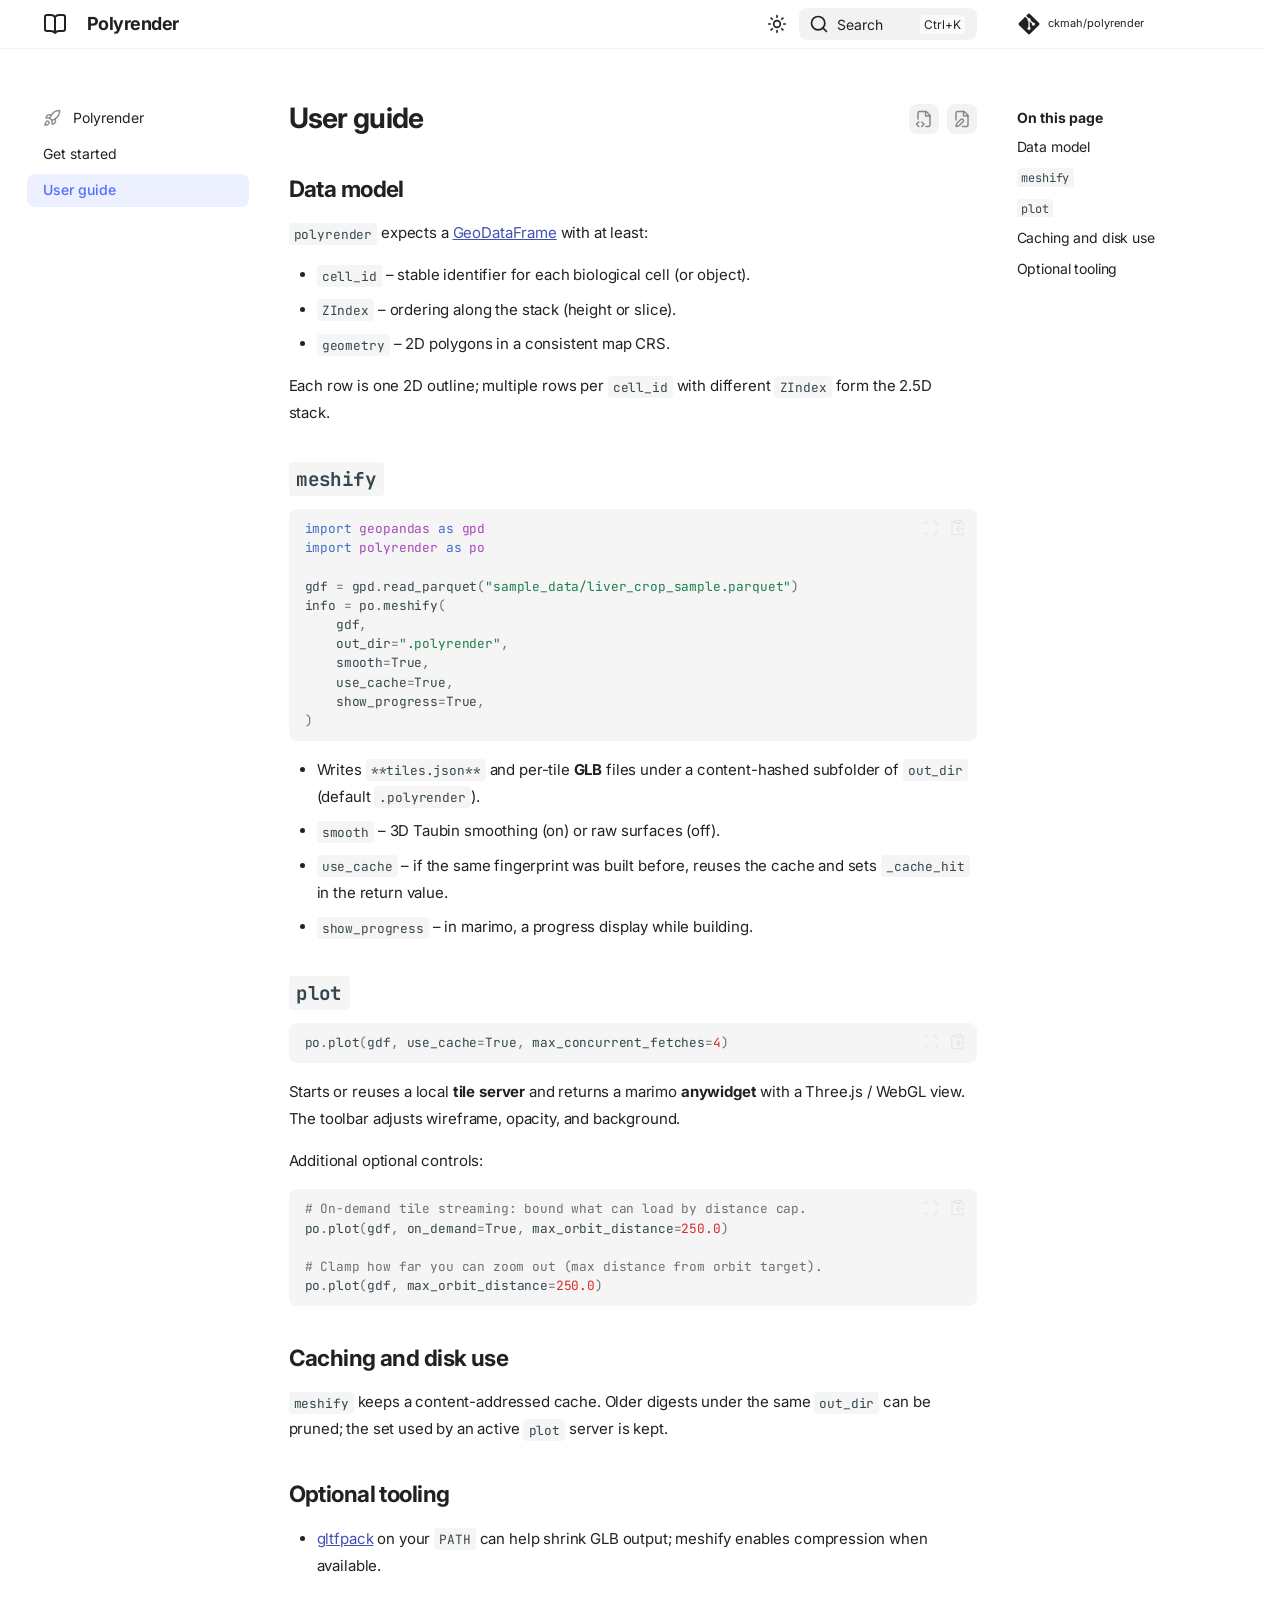
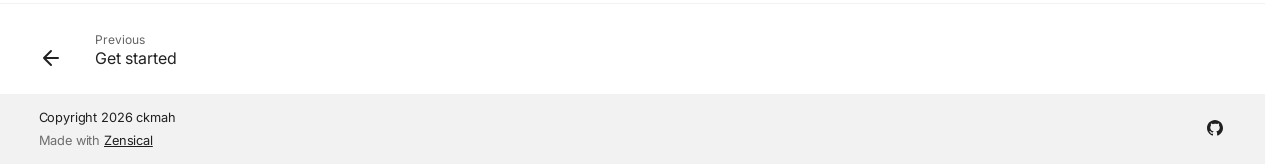
<file: user-guide/index.html>
<!doctype html>
<html lang="en" class="no-js">
  <head>
    
      <meta charset="utf-8">
      <meta name="viewport" content="width=device-width,initial-scale=1">
      
        <meta name="description" content="Three Fiber–based anywidget for 2.5D polygon stacks and WebGL tile viewing.">
      
      
        <meta name="author" content="ckmah">
      
      
        <link rel="canonical" href="https://ckmah.github.io/polyrender/user-guide/">
      
      
        <link rel="prev" href="../get-started/">
      
      
      
        
      
      
      <link rel="icon" href="../assets/images/favicon.png">
      <meta name="generator" content="zensical-0.0.60">
    
    
      
        <title>User guide - Polyrender</title>
      
    
    
      
        
      
      <link rel="stylesheet" href="../assets/stylesheets/modern/main.ce62732f.min.css">
      
        
          
        
        <link rel="stylesheet" href="../assets/stylesheets/modern/palette.812a03bb.min.css">
      
      


    
    
      
    
    
      
        
        
        <link rel="preconnect" href="https://fonts.gstatic.com" crossorigin>
        <link rel="stylesheet" href="https://fonts.googleapis.com/css?family=Inter:300,300i,400,400i,500,500i,700,700i%7CJetBrains+Mono:400,400i,700,700i&amp;display=fallback">
        <style>:root{--md-text-font:"Inter";--md-code-font:"JetBrains Mono"}</style>
      
    
    
    <script>__md_scope=new URL("..",location),__md_scope.pathname.endsWith("/")||(__md_scope=new URL(__md_scope.pathname+"/",location)),__md_hash=e=>[...e].reduce(((e,t)=>(e<<5)-e+t.charCodeAt(0)),0),__md_get=(e,t=localStorage,_=__md_scope)=>JSON.parse(t.getItem(_.pathname+"."+e)),__md_set=(e,t,_=localStorage,a=__md_scope)=>{try{_.setItem(a.pathname+"."+e,JSON.stringify(t))}catch(e){}},document.documentElement.setAttribute("data-platform",navigator.platform)</script>
    
      

    
    
  </head>
  
  
    
    
      
    
    
    
    
    <body dir="ltr" data-md-color-scheme="default" data-md-color-primary="indigo" data-md-color-accent="indigo">
  
    
    <input class="md-toggle" data-md-toggle="drawer" type="checkbox" id="__drawer" autocomplete="off">
    <input class="md-toggle" data-md-toggle="search" type="checkbox" id="__search" autocomplete="off">
    <label class="md-overlay" for="__drawer" aria-label="Navigation"></label>
    <div data-md-component="skip">
      
        
        <a href="#user-guide" class="md-skip">
          Skip to content
        </a>
      
    </div>
    <div data-md-component="announce">
      
    </div>
    
    
      

  

<header class="md-header md-header--shadow" data-md-component="header">
  <nav class="md-header__inner md-grid" aria-label="Header">
    <a href="./.." title="Polyrender" class="md-header__button md-logo" aria-label="Polyrender" data-md-component="logo">
      
  
  <svg xmlns="http://www.w3.org/2000/svg" fill="none" stroke="currentColor" stroke-linecap="round" stroke-linejoin="round" stroke-width="2" class="lucide lucide-book-open" viewBox="0 0 24 24"><path d="M12 5v16M20.001 19A2 2 0 0 0 22 17V5a2 2 0 0 0-1.999-2L16 3.002A5 5 0 0 0 12 5a5 5 0 0 0-4-2H4a2 2 0 0 0-2 2v12a2 2 0 0 0 1.999 2H8a5 5 0 0 1 4 2 5 5 0 0 1 4-2z"/></svg>

    </a>
    <label class="md-header__button md-icon" for="__drawer" aria-label="Navigation">
      
      <svg xmlns="http://www.w3.org/2000/svg" fill="none" stroke="currentColor" stroke-linecap="round" stroke-linejoin="round" stroke-width="2" class="lucide lucide-menu" viewBox="0 0 24 24"><path d="M4 5h16M4 12h16M4 19h16"/></svg>
    </label>
    <div class="md-header__title" data-md-component="header-title">
      <div class="md-header__ellipsis">
        <div class="md-header__topic">
          <span class="md-ellipsis">
            Polyrender
          </span>
        </div>
        <div class="md-header__topic" data-md-component="header-topic">
          <span class="md-ellipsis">
            
              User guide
            
          </span>
        </div>
      </div>
    </div>
    
      
        <form class="md-header__option" data-md-component="palette">
  
    
    
    
    <input class="md-option" data-md-color-media="none" data-md-color-scheme="default" data-md-color-primary="indigo" data-md-color-accent="indigo"  aria-label="Switch to dark mode"  type="radio" name="__palette" id="__palette_0">
    
      <label class="md-header__button md-icon" title="Switch to dark mode" for="__palette_1" hidden>
        <svg xmlns="http://www.w3.org/2000/svg" fill="none" stroke="currentColor" stroke-linecap="round" stroke-linejoin="round" stroke-width="2" class="lucide lucide-sun" viewBox="0 0 24 24"><circle cx="12" cy="12" r="4"/><path d="M12 2v2M12 20v2M4.93 4.93l1.41 1.41M17.66 17.66l1.41 1.41M2 12h2M20 12h2M6.34 17.66l-1.41 1.41M19.07 4.93l-1.41 1.41"/></svg>
      </label>
    
  
    
    
    
    <input class="md-option" data-md-color-media="none" data-md-color-scheme="slate" data-md-color-primary="indigo" data-md-color-accent="indigo"  aria-label="Switch to light mode"  type="radio" name="__palette" id="__palette_1">
    
      <label class="md-header__button md-icon" title="Switch to light mode" for="__palette_0" hidden>
        <svg xmlns="http://www.w3.org/2000/svg" fill="none" stroke="currentColor" stroke-linecap="round" stroke-linejoin="round" stroke-width="2" class="lucide lucide-moon" viewBox="0 0 24 24"><path d="M20.985 12.486a9 9 0 1 1-9.473-9.472c.405-.022.617.46.402.803a6 6 0 0 0 8.268 8.268c.344-.215.825-.004.803.401"/></svg>
      </label>
    
  
</form>
      
    
    
      <script>var palette=__md_get("__palette");if(palette&&palette.color){if("(prefers-color-scheme)"===palette.color.media){var media=matchMedia("(prefers-color-scheme: light)"),input=document.querySelector(media.matches?"[data-md-color-media='(prefers-color-scheme: light)']":"[data-md-color-media='(prefers-color-scheme: dark)']");palette.color.media=input.getAttribute("data-md-color-media"),palette.color.scheme=input.getAttribute("data-md-color-scheme"),palette.color.primary=input.getAttribute("data-md-color-primary"),palette.color.accent=input.getAttribute("data-md-color-accent")}for(var[key,value]of Object.entries(palette.color))document.body.setAttribute("data-md-color-"+key,value)}</script>
    
    
    
      
      
        <label class="md-header__button md-icon" for="__search" aria-label="Search">
          
          <svg xmlns="http://www.w3.org/2000/svg" fill="none" stroke="currentColor" stroke-linecap="round" stroke-linejoin="round" stroke-width="2" class="lucide lucide-search" viewBox="0 0 24 24"><path d="m21 21-4.34-4.34"/><circle cx="11" cy="11" r="8"/></svg>
        </label>
        <div class="md-search" data-md-component="search" role="dialog" aria-label="Search">
  <button type="button" class="md-search__button">
    Search
  </button>
</div>
      
    
    <div class="md-header__source">
      
        <a href="https://github.com/ckmah/polyrender" title="Go to repository" class="md-source" data-md-component="source">
  <div class="md-source__icon md-icon">
    
    <svg xmlns="http://www.w3.org/2000/svg" viewBox="0 0 448 512"><!--! Font Awesome Free 7.3.1 by @fontawesome - https://fontawesome.com License - https://fontawesome.com/license/free (Icons: CC BY 4.0, Fonts: SIL OFL 1.1, Code: MIT License) Copyright 2026 Fonticons, Inc.--><path fill="currentColor" d="M439.6 236.1 244 40.5c-5.4-5.5-12.8-8.5-20.4-8.5s-15 3-20.4 8.4L162.5 81l51.5 51.5c27.1-9.1 52.7 16.8 43.4 43.7l49.7 49.7c34.2-11.8 61.2 31 35.5 56.7-26.5 26.5-70.2-2.9-56-37.3L240.3 199v121.9c25.3 12.5 22.3 41.8 9.1 55-6.4 6.4-15.2 10.1-24.3 10.1s-17.8-3.6-24.3-10.1c-17.6-17.6-11.1-46.9 11.2-56v-123c-20.8-8.5-24.6-30.7-18.6-45L142.6 101 8.5 235.1C3 240.6 0 247.9 0 255.5s3 15 8.5 20.4l195.6 195.7c5.4 5.4 12.7 8.4 20.4 8.4s15-3 20.4-8.4l194.7-194.7c5.4-5.4 8.4-12.8 8.4-20.4s-3-15-8.4-20.4"/></svg>
  </div>
  <div class="md-source__repository">
    ckmah/polyrender
  </div>
</a>
      
    </div>
  </nav>
  
</header>
    
    <div class="md-container" data-md-component="container">
      
      
        
          
        
      
      <main class="md-main" data-md-component="main">
        <div class="md-main__inner md-grid">
          
            
              
              <div class="md-sidebar md-sidebar--primary" data-md-component="sidebar" data-md-type="navigation" >
                <div class="md-sidebar__scrollwrap">
                  <div class="md-sidebar__inner">
                    



<nav class="md-nav md-nav--primary" aria-label="Navigation" data-md-level="0">
  <label class="md-nav__title" for="__drawer">
    <a href="./.." title="Polyrender" class="md-nav__button md-logo" aria-label="Polyrender" data-md-component="logo">
      
  
  <svg xmlns="http://www.w3.org/2000/svg" fill="none" stroke="currentColor" stroke-linecap="round" stroke-linejoin="round" stroke-width="2" class="lucide lucide-book-open" viewBox="0 0 24 24"><path d="M12 5v16M20.001 19A2 2 0 0 0 22 17V5a2 2 0 0 0-1.999-2L16 3.002A5 5 0 0 0 12 5a5 5 0 0 0-4-2H4a2 2 0 0 0-2 2v12a2 2 0 0 0 1.999 2H8a5 5 0 0 1 4 2 5 5 0 0 1 4-2z"/></svg>

    </a>
    Polyrender
  </label>
  
    <div class="md-nav__source">
      <a href="https://github.com/ckmah/polyrender" title="Go to repository" class="md-source" data-md-component="source">
  <div class="md-source__icon md-icon">
    
    <svg xmlns="http://www.w3.org/2000/svg" viewBox="0 0 448 512"><!--! Font Awesome Free 7.3.1 by @fontawesome - https://fontawesome.com License - https://fontawesome.com/license/free (Icons: CC BY 4.0, Fonts: SIL OFL 1.1, Code: MIT License) Copyright 2026 Fonticons, Inc.--><path fill="currentColor" d="M439.6 236.1 244 40.5c-5.4-5.5-12.8-8.5-20.4-8.5s-15 3-20.4 8.4L162.5 81l51.5 51.5c27.1-9.1 52.7 16.8 43.4 43.7l49.7 49.7c34.2-11.8 61.2 31 35.5 56.7-26.5 26.5-70.2-2.9-56-37.3L240.3 199v121.9c25.3 12.5 22.3 41.8 9.1 55-6.4 6.4-15.2 10.1-24.3 10.1s-17.8-3.6-24.3-10.1c-17.6-17.6-11.1-46.9 11.2-56v-123c-20.8-8.5-24.6-30.7-18.6-45L142.6 101 8.5 235.1C3 240.6 0 247.9 0 255.5s3 15 8.5 20.4l195.6 195.7c5.4 5.4 12.7 8.4 20.4 8.4s15-3 20.4-8.4l194.7-194.7c5.4-5.4 8.4-12.8 8.4-20.4s-3-15-8.4-20.4"/></svg>
  </div>
  <div class="md-source__repository">
    ckmah/polyrender
  </div>
</a>
    </div>
  
  <ul class="md-nav__list" data-md-scrollfix>
    
      
      
  
  
  
  
    <li class="md-nav__item">
      <a href="./.." class="md-nav__link">
        
  
  
    <svg xmlns="http://www.w3.org/2000/svg" fill="none" stroke="currentColor" stroke-linecap="round" stroke-linejoin="round" stroke-width="2" class="lucide lucide-rocket" viewBox="0 0 24 24"><path d="M12 15v5s3.03-.55 4-2c1.08-1.62 0-5 0-5M4.5 16.5c-1.5 1.26-2 5-2 5s3.74-.5 5-2c.71-.84.7-2.13-.09-2.91a2.18 2.18 0 0 0-2.91-.09"/><path d="M9 12a22 22 0 0 1 2-3.95A12.88 12.88 0 0 1 22 2c0 2.72-.78 7.5-6 11a22.4 22.4 0 0 1-4 2z"/><path d="M9 12H4s.55-3.03 2-4c1.62-1.08 5 .05 5 .05"/></svg>
  
  <span class="md-ellipsis">
    
  
  Polyrender

    
  </span>
  
  

      </a>
    </li>
  

    
      
      
  
  
  
  
    <li class="md-nav__item">
      <a href="../get-started/" class="md-nav__link">
        
  
  
  <span class="md-ellipsis">
    
  
  Get started

    
  </span>
  
  

      </a>
    </li>
  

    
      
      
  
  
    
  
  
  
    <li class="md-nav__item md-nav__item--active">
      
      
      
      
        
      
      
        <label class="md-nav__link md-nav__link--active" for="__toc">
          
  
  
  <span class="md-ellipsis">
    
  
  User guide

    
  </span>
  
  

          <span class="md-nav__icon md-icon"></span>
        </label>
      
      <a href="././" class="md-nav__link md-nav__link--active">
        
  
  
  <span class="md-ellipsis">
    
  
  User guide

    
  </span>
  
  

      </a>
      
        


<nav class="md-nav md-nav--secondary" aria-label="On this page">
  
  
  
    
  
  
    <label class="md-nav__title" for="__toc">
      <span class="md-nav__icon md-icon"></span>
      On this page
    </label>
    <ul class="md-nav__list" data-md-component="toc" data-md-scrollfix>
      
        <li class="md-nav__item">
  <a href="#data-model" class="md-nav__link">
    <span class="md-ellipsis">
      <span class="md-typeset">
        Data model
      </span>
    </span>
  </a>
  
</li>
      
        <li class="md-nav__item">
  <a href="#meshify" class="md-nav__link">
    <span class="md-ellipsis">
      <span class="md-typeset">
        <code>meshify</code>
      </span>
    </span>
  </a>
  
</li>
      
        <li class="md-nav__item">
  <a href="#plot" class="md-nav__link">
    <span class="md-ellipsis">
      <span class="md-typeset">
        <code>plot</code>
      </span>
    </span>
  </a>
  
</li>
      
        <li class="md-nav__item">
  <a href="#caching-and-disk-use" class="md-nav__link">
    <span class="md-ellipsis">
      <span class="md-typeset">
        Caching and disk use
      </span>
    </span>
  </a>
  
</li>
      
        <li class="md-nav__item">
  <a href="#optional-tooling" class="md-nav__link">
    <span class="md-ellipsis">
      <span class="md-typeset">
        Optional tooling
      </span>
    </span>
  </a>
  
</li>
      
    </ul>
  
</nav>
      
    </li>
  

    
  </ul>
</nav>
                  </div>
                </div>
              </div>
            
            
              
              <div class="md-sidebar md-sidebar--secondary" data-md-component="sidebar" data-md-type="toc" >
                <div class="md-sidebar__scrollwrap">
                  
                    
                    
                    
                      
                    
                    
                      <input class="md-nav__toggle md-toggle" type="checkbox" id="__toc">
                      <div class="md-sidebar-button__wrapper">
                        <label class="md-sidebar-button" for="__toc"></label>
                      </div>
                    
                  
                  <div class="md-sidebar__inner">
                    


<nav class="md-nav md-nav--secondary" aria-label="On this page">
  
  
  
    
  
  
    <label class="md-nav__title" for="__toc">
      <span class="md-nav__icon md-icon"></span>
      On this page
    </label>
    <ul class="md-nav__list" data-md-component="toc" data-md-scrollfix>
      
        <li class="md-nav__item">
  <a href="#data-model" class="md-nav__link">
    <span class="md-ellipsis">
      <span class="md-typeset">
        Data model
      </span>
    </span>
  </a>
  
</li>
      
        <li class="md-nav__item">
  <a href="#meshify" class="md-nav__link">
    <span class="md-ellipsis">
      <span class="md-typeset">
        <code>meshify</code>
      </span>
    </span>
  </a>
  
</li>
      
        <li class="md-nav__item">
  <a href="#plot" class="md-nav__link">
    <span class="md-ellipsis">
      <span class="md-typeset">
        <code>plot</code>
      </span>
    </span>
  </a>
  
</li>
      
        <li class="md-nav__item">
  <a href="#caching-and-disk-use" class="md-nav__link">
    <span class="md-ellipsis">
      <span class="md-typeset">
        Caching and disk use
      </span>
    </span>
  </a>
  
</li>
      
        <li class="md-nav__item">
  <a href="#optional-tooling" class="md-nav__link">
    <span class="md-ellipsis">
      <span class="md-typeset">
        Optional tooling
      </span>
    </span>
  </a>
  
</li>
      
    </ul>
  
</nav>
                  </div>
                </div>
              </div>
            
          
          
            <div class="md-content" data-md-component="content">
              
                



  


              
              <article class="md-content__inner md-typeset">
                
                  
  
    <a href="https://github.com/ckmah/polyrender/edit/master/docs/user-guide.md" title="Edit this page" class="md-content__button md-icon" rel="edit">
      
      <svg xmlns="http://www.w3.org/2000/svg" fill="none" stroke="currentColor" stroke-linecap="round" stroke-linejoin="round" stroke-width="2" class="lucide lucide-file-pen" viewBox="0 0 24 24"><path d="M12.659 22H18a2 2 0 0 0 2-2V8a2.4 2.4 0 0 0-.706-1.706l-3.588-3.588A2.4 2.4 0 0 0 14 2H6a2 2 0 0 0-2 2v9.34"/><path d="M14 2v5a1 1 0 0 0 1 1h5M10.378 12.622a1 1 0 0 1 3 3.003L8.36 20.637a2 2 0 0 1-.854.506l-2.867.837a.5.5 0 0 1-.62-.62l.836-2.869a2 2 0 0 1 .506-.853z"/></svg>
    </a>
  
  
    
      
    
    <a href="https://github.com/ckmah/polyrender/raw/master/docs/user-guide.md" title="View source of this page" class="md-content__button md-icon">
      
      <svg xmlns="http://www.w3.org/2000/svg" fill="none" stroke="currentColor" stroke-linecap="round" stroke-linejoin="round" stroke-width="2" class="lucide lucide-file-code-2" viewBox="0 0 24 24"><path d="M4 12.15V4a2 2 0 0 1 2-2h8a2.4 2.4 0 0 1 1.706.706l3.588 3.588A2.4 2.4 0 0 1 20 8v12a2 2 0 0 1-2 2h-3.35"/><path d="M14 2v5a1 1 0 0 0 1 1h5M5 16l-3 3 3 3M9 22l3-3-3-3"/></svg>
    </a>
  


<h1 id="user-guide">User guide<a class="headerlink" href="#user-guide" title="Permanent link">&para;</a></h1>
<h2 id="data-model">Data model<a class="headerlink" href="#data-model" title="Permanent link">&para;</a></h2>
<p><code>polyrender</code> expects a <a href="https://geopandas.org/">GeoDataFrame</a> with at least:</p>
<ul>
<li><code>cell_id</code> – stable identifier for each biological cell (or object).</li>
<li><code>ZIndex</code> – ordering along the stack (height or slice).</li>
<li><code>geometry</code> – 2D polygons in a consistent map CRS.</li>
</ul>
<p>Each row is one 2D outline; multiple rows per <code>cell_id</code> with different <code>ZIndex</code> form the 2.5D stack.</p>
<h2 id="meshify"><code>meshify</code><a class="headerlink" href="#meshify" title="Permanent link">&para;</a></h2>
<div class="language-python highlight"><pre><span></span><code><span id="__span-0-1"><a id="__codelineno-0-1" name="__codelineno-0-1" href="#__codelineno-0-1"></a><span class="kn">import</span><span class="w"> </span><span class="nn">geopandas</span><span class="w"> </span><span class="k">as</span><span class="w"> </span><span class="nn">gpd</span>
</span><span id="__span-0-2"><a id="__codelineno-0-2" name="__codelineno-0-2" href="#__codelineno-0-2"></a><span class="kn">import</span><span class="w"> </span><span class="nn">polyrender</span><span class="w"> </span><span class="k">as</span><span class="w"> </span><span class="nn">po</span>
</span><span id="__span-0-3"><a id="__codelineno-0-3" name="__codelineno-0-3" href="#__codelineno-0-3"></a>
</span><span id="__span-0-4"><a id="__codelineno-0-4" name="__codelineno-0-4" href="#__codelineno-0-4"></a><span class="n">gdf</span> <span class="o">=</span> <span class="n">gpd</span><span class="o">.</span><span class="n">read_parquet</span><span class="p">(</span><span class="s2">"sample_data/liver_crop_sample.parquet"</span><span class="p">)</span>
</span><span id="__span-0-5"><a id="__codelineno-0-5" name="__codelineno-0-5" href="#__codelineno-0-5"></a><span class="n">info</span> <span class="o">=</span> <span class="n">po</span><span class="o">.</span><span class="n">meshify</span><span class="p">(</span>
</span><span id="__span-0-6"><a id="__codelineno-0-6" name="__codelineno-0-6" href="#__codelineno-0-6"></a>    <span class="n">gdf</span><span class="p">,</span>
</span><span id="__span-0-7"><a id="__codelineno-0-7" name="__codelineno-0-7" href="#__codelineno-0-7"></a>    <span class="n">out_dir</span><span class="o">=</span><span class="s2">".polyrender"</span><span class="p">,</span>
</span><span id="__span-0-8"><a id="__codelineno-0-8" name="__codelineno-0-8" href="#__codelineno-0-8"></a>    <span class="n">smooth</span><span class="o">=</span><span class="kc">True</span><span class="p">,</span>
</span><span id="__span-0-9"><a id="__codelineno-0-9" name="__codelineno-0-9" href="#__codelineno-0-9"></a>    <span class="n">use_cache</span><span class="o">=</span><span class="kc">True</span><span class="p">,</span>
</span><span id="__span-0-10"><a id="__codelineno-0-10" name="__codelineno-0-10" href="#__codelineno-0-10"></a>    <span class="n">show_progress</span><span class="o">=</span><span class="kc">True</span><span class="p">,</span>
</span><span id="__span-0-11"><a id="__codelineno-0-11" name="__codelineno-0-11" href="#__codelineno-0-11"></a><span class="p">)</span>
</span></code></pre></div>
<ul>
<li>Writes <code>**tiles.json**</code> and per-tile <strong>GLB</strong> files under a content-hashed subfolder of <code>out_dir</code> (default <code>.polyrender</code>).</li>
<li><code>smooth</code> – 3D Taubin smoothing (on) or raw surfaces (off).</li>
<li><code>use_cache</code> – if the same fingerprint was built before, reuses the cache and sets <code>_cache_hit</code> in the return value.</li>
<li><code>show_progress</code> – in marimo, a progress display while building.</li>
</ul>
<h2 id="plot"><code>plot</code><a class="headerlink" href="#plot" title="Permanent link">&para;</a></h2>
<div class="language-python highlight"><pre><span></span><code><span id="__span-1-1"><a id="__codelineno-1-1" name="__codelineno-1-1" href="#__codelineno-1-1"></a><span class="n">po</span><span class="o">.</span><span class="n">plot</span><span class="p">(</span><span class="n">gdf</span><span class="p">,</span> <span class="n">use_cache</span><span class="o">=</span><span class="kc">True</span><span class="p">,</span> <span class="n">max_concurrent_fetches</span><span class="o">=</span><span class="mi">4</span><span class="p">)</span>
</span></code></pre></div>
<p>Starts or reuses a local <strong>tile server</strong> and returns a marimo <strong>anywidget</strong> with a Three.js / WebGL view. The toolbar adjusts wireframe, opacity, and background.</p>
<p>Additional optional controls:</p>
<div class="language-python highlight"><pre><span></span><code><span id="__span-2-1"><a id="__codelineno-2-1" name="__codelineno-2-1" href="#__codelineno-2-1"></a><span class="c1"># On-demand tile streaming: bound what can load by distance cap.</span>
</span><span id="__span-2-2"><a id="__codelineno-2-2" name="__codelineno-2-2" href="#__codelineno-2-2"></a><span class="n">po</span><span class="o">.</span><span class="n">plot</span><span class="p">(</span><span class="n">gdf</span><span class="p">,</span> <span class="n">on_demand</span><span class="o">=</span><span class="kc">True</span><span class="p">,</span> <span class="n">max_orbit_distance</span><span class="o">=</span><span class="mf">250.0</span><span class="p">)</span>
</span><span id="__span-2-3"><a id="__codelineno-2-3" name="__codelineno-2-3" href="#__codelineno-2-3"></a>
</span><span id="__span-2-4"><a id="__codelineno-2-4" name="__codelineno-2-4" href="#__codelineno-2-4"></a><span class="c1"># Clamp how far you can zoom out (max distance from orbit target).</span>
</span><span id="__span-2-5"><a id="__codelineno-2-5" name="__codelineno-2-5" href="#__codelineno-2-5"></a><span class="n">po</span><span class="o">.</span><span class="n">plot</span><span class="p">(</span><span class="n">gdf</span><span class="p">,</span> <span class="n">max_orbit_distance</span><span class="o">=</span><span class="mf">250.0</span><span class="p">)</span>
</span></code></pre></div>
<h2 id="caching-and-disk-use">Caching and disk use<a class="headerlink" href="#caching-and-disk-use" title="Permanent link">&para;</a></h2>
<p><code>meshify</code> keeps a content-addressed cache. Older digests under the same <code>out_dir</code> can be pruned; the set used by an active <code>plot</code> server is kept.</p>
<h2 id="optional-tooling">Optional tooling<a class="headerlink" href="#optional-tooling" title="Permanent link">&para;</a></h2>
<ul>
<li><a href="https://github.com/zeux/meshopt">gltfpack</a> on your <code>PATH</code> can help shrink GLB output; meshify enables compression when available.</li>
</ul>














                
              </article>
            </div>
          
          
  <script>var tabs=__md_get("__tabs");if(Array.isArray(tabs))e:for(var set of document.querySelectorAll(".tabbed-set")){var labels=set.querySelector(".tabbed-labels");for(var tab of tabs)for(var label of labels.getElementsByTagName("label"))if(label.innerText.trim()===tab){var input=document.getElementById(label.htmlFor);input.checked=!0;continue e}}</script>

<script>var target=document.getElementById(location.hash.slice(1));target&&target.name&&(target.checked=target.name.startsWith("__tabbed_"))</script>
        </div>
        
          <button type="button" class="md-top md-icon" data-md-component="top" hidden>
  
  <svg xmlns="http://www.w3.org/2000/svg" fill="none" stroke="currentColor" stroke-linecap="round" stroke-linejoin="round" stroke-width="2" class="lucide lucide-circle-arrow-up" viewBox="0 0 24 24"><circle cx="12" cy="12" r="10"/><path d="m16 12-4-4-4 4M12 16V8"/></svg>
  Back to top
</button>
        
      </main>
      
        <footer class="md-footer">
  
    
      
      <nav class="md-footer__inner md-grid" aria-label="Footer" >
        
          
          <a href="../get-started/" class="md-footer__link md-footer__link--prev" aria-label="Previous: Get started">
            <div class="md-footer__button md-icon">
              
              <svg xmlns="http://www.w3.org/2000/svg" fill="none" stroke="currentColor" stroke-linecap="round" stroke-linejoin="round" stroke-width="2" class="lucide lucide-arrow-left" viewBox="0 0 24 24"><path d="m12 19-7-7 7-7M19 12H5"/></svg>
            </div>
            <div class="md-footer__title">
              <span class="md-footer__direction">
                Previous
              </span>
              <div class="md-ellipsis">
                Get started
              </div>
            </div>
          </a>
        
        
      </nav>
    
  
  <div class="md-footer-meta md-typeset">
    <div class="md-footer-meta__inner md-grid">
      <div class="md-copyright">
  
    <div class="md-copyright__highlight">
      Copyright 2026 ckmah
    </div>
  
  
    Made with
    <a href="https://zensical.org/" target="_blank" rel="noopener">
      Zensical
    </a>
  
</div>
      
        
<div class="md-social">
  
    
    
    
    
      
      
    
    <a href="https://github.com/ckmah/polyrender" target="_blank" rel="noopener" title="github.com" class="md-social__link">
      <svg xmlns="http://www.w3.org/2000/svg" viewBox="0 0 512 512"><!--! Font Awesome Free 7.3.1 by @fontawesome - https://fontawesome.com License - https://fontawesome.com/license/free (Icons: CC BY 4.0, Fonts: SIL OFL 1.1, Code: MIT License) Copyright 2026 Fonticons, Inc.--><path fill="currentColor" d="M216.5 362.5c-66-8-112.5-55.5-112.5-117 0-25 9-52 24-70-6.5-16.5-5.5-51.5 2-66 20-2.5 47 8 63 22.5 19-6 39-9 63.5-9s44.5 3 62.5 8.5c15.5-14 43-24.5 63-22 7 13.5 8 48.5 1.5 65.5 16 19 24.5 44.5 24.5 70.5 0 61.5-46.5 108-113.5 116.5 17 11 28.5 35 28.5 62.5v52c0 15 12.5 23.5 27.5 17.5C441 459.5 512 369 512 257 512 115.5 397 0 255.5 0S0 115.5 0 257c0 111 70.5 203 165.5 237.5 13.5 5 26.5-4 26.5-17.5v-40c-7 3-16 5-24 5-33 0-52.5-18-66.5-51.5-5.5-13.5-11.5-21.5-23-23-6-.5-8-3-8-6 0-6 10-10.5 20-10.5 14.5 0 27 9 40 27.5 10 14.5 20.5 21 33 21s20.5-4.5 32-16c8.5-8.5 15-16 21-21"/></svg>
    </a>
  
</div>
      
    </div>
  </div>
</footer>
      
    </div>
    <div class="md-dialog" data-md-component="dialog">
      <div class="md-dialog__inner md-typeset"></div>
    </div>
    
    
    
      
      
      <script id="__config" type="application/json">{"annotate":null,"base":"..","features":["announce.dismiss","content.action.edit","content.action.view","content.code.annotate","content.code.copy","content.code.select","content.footnote.tooltips","content.tabs.link","content.tooltips","navigation.footer","navigation.indexes","navigation.instant","navigation.instant.prefetch","navigation.path","navigation.sections","navigation.top","navigation.tracking","search.highlight"],"search":"../assets/javascripts/workers/search.7d14d953.min.js","tags":null,"translations":{"clipboard.copied":"Copied to clipboard","clipboard.copy":"Copy to clipboard","search.result.more.one":"1 more on this page","search.result.more.other":"# more on this page","search.result.none":"No matching documents","search.result.one":"1 matching document","search.result.other":"# matching documents","search.result.placeholder":"Type to start searching","search.result.term.missing":"Missing","select.version":"Select version"},"version":null}</script>
    
    
      <script src="../assets/javascripts/bundle.88ee1349.min.js"></script>
      
    
  </body>
</html>
</file>
<file: assets/stylesheets/modern/main.ce62732f.min.css>
@charset "UTF-8";html{box-sizing:border-box;-webkit-text-size-adjust:none;-moz-text-size-adjust:none;text-size-adjust:none}*,:after,:before{box-sizing:inherit}@media (prefers-reduced-motion){*,:after,:before{transition:none!important}}body{margin:0}a,button,input,label{-webkit-tap-highlight-color:transparent}a{color:inherit;text-decoration:none}hr{box-sizing:initial;display:block;height:.05rem;padding:0;overflow:visible;border:0}small{font-size:80%}sub,sup{line-height:1em}img{border-style:none}table{border-spacing:0;border-collapse:initial}td,th{font-weight:400;vertical-align:top}button{padding:0;margin:0;font-family:inherit;font-size:inherit;background:#0000;border:0}input{border:0;outline:none}:root{--md-primary-fg-color:#4051b5;--md-primary-fg-color--light:#5d6cc0;--md-primary-fg-color--dark:#303fa1;--md-primary-bg-color:#fff;--md-primary-bg-color--light:#ffffffb3;--md-accent-fg-color:#526cfe;--md-accent-fg-color--transparent:#526cfe1a;--md-accent-bg-color:#fff;--md-accent-bg-color--light:#ffffffb3}[data-md-color-scheme=default]{color-scheme:light}[data-md-color-scheme=default] img[src$="#gh-dark-mode-only"],[data-md-color-scheme=default] img[src$="#only-dark"]{display:none}:root,[data-md-color-scheme=default]{--md-hue:225deg;--md-default-fg-color:#000000de;--md-default-fg-color--light:#0000008c;--md-default-fg-color--lighter:#00000052;--md-default-fg-color--lightest:#0000000d;--md-default-bg-color:#fff;--md-default-bg-color--light:#ffffffb3;--md-default-bg-color--lighter:#ffffff4d;--md-default-bg-color--lightest:#ffffff1f;--md-code-fg-color:#36464e;--md-code-bg-color:#f5f5f5;--md-code-bg-color--light:#f5f5f5b3;--md-code-bg-color--lighter:#f5f5f54d;--md-code-hl-color:#4287ff;--md-code-hl-color--light:#4287ff1a;--md-code-hl-number-color:#d52a2a;--md-code-hl-special-color:#db1457;--md-code-hl-function-color:#a846b9;--md-code-hl-constant-color:#6e59d9;--md-code-hl-keyword-color:#3f6ec6;--md-code-hl-string-color:#1c7d4d;--md-code-hl-name-color:var(--md-code-fg-color);--md-code-hl-operator-color:var(--md-default-fg-color--light);--md-code-hl-punctuation-color:var(--md-default-fg-color--light);--md-code-hl-comment-color:var(--md-default-fg-color--light);--md-code-hl-generic-color:var(--md-default-fg-color--light);--md-code-hl-variable-color:var(--md-default-fg-color--light);--md-typeset-color:var(--md-default-fg-color);--md-typeset-a-color:var(--md-primary-fg-color);--md-typeset-del-color:#f5503d26;--md-typeset-ins-color:#0bd57026;--md-typeset-kbd-color:#fafafa;--md-typeset-kbd-accent-color:#fff;--md-typeset-kbd-border-color:#b8b8b8;--md-typeset-mark-color:#ffff0080;--md-typeset-table-color:#0000001f;--md-typeset-table-color--light:#00000009;--md-admonition-fg-color:var(--md-default-fg-color);--md-admonition-bg-color:var(--md-default-bg-color);--md-warning-fg-color:#000000de;--md-warning-bg-color:#ff9;--md-shadow-z1:0 0.2rem 0.5rem #0000000d, 0 0 0.05rem #0000001a;--md-shadow-z2:0 0.2rem 0.5rem #0000001a, 0 0 0.05rem #00000040;--md-shadow-z3:0 0.2rem 0.5rem #0003, 0 0 0.05rem #00000059;--color-foreground:0 0 0;--color-background:255 255 255;--color-background-subtle:240 240 240;--color-backdrop:255 255 255}.md-icon svg{display:block;width:1.2rem;height:1.2rem;fill:currentcolor}.md-icon svg.lucide{fill:#0000;stroke:currentcolor}body{-webkit-font-smoothing:antialiased;-moz-osx-font-smoothing:grayscale;--md-text-font-family:var(--md-text-font, _), -apple-system, BlinkMacSystemFont, Helvetica, Arial, sans-serif;--md-code-font-family:var(--md-code-font, _), SFMono-Regular, Consolas, Menlo, monospace}aside,body,input{font-family:var(--md-text-font-family);font-feature-settings:"kern","liga";color:var(--md-typeset-color)}code,kbd,pre{font-family:var(--md-code-font-family);font-feature-settings:"kern"}:root{--md-typeset-table-sort-icon:url('data:image/svg+xml;charset=utf-8,<svg xmlns="http://www.w3.org/2000/svg" fill="none" stroke="currentColor" stroke-linecap="round" stroke-linejoin="round" stroke-width="2" class="lucide lucide-arrow-down-up" viewBox="0 0 24 24"><path d="m3 16 4 4 4-4m-4 4V4m14 4-4-4-4 4m4-4v16"/></svg>');--md-typeset-table-sort-icon--asc:url('data:image/svg+xml;charset=utf-8,<svg xmlns="http://www.w3.org/2000/svg" fill="none" stroke="currentColor" stroke-linecap="round" stroke-linejoin="round" stroke-width="2" class="lucide lucide-arrow-down-narrow-wide" viewBox="0 0 24 24"><path d="m3 16 4 4 4-4m-4 4V4m4 0h4m-4 4h7m-7 4h10"/></svg>');--md-typeset-table-sort-icon--desc:url('data:image/svg+xml;charset=utf-8,<svg xmlns="http://www.w3.org/2000/svg" fill="none" stroke="currentColor" stroke-linecap="round" stroke-linejoin="round" stroke-width="2" class="lucide lucide-arrow-up-narrow-wide" viewBox="0 0 24 24"><path d="m3 8 4-4 4 4M7 4v16m4-8h4m-4 4h7m-7 4h10"/></svg>');--md-typeset-preview-icon:url('data:image/svg+xml;charset=utf-8,<svg xmlns="http://www.w3.org/2000/svg" fill="none" stroke="currentColor" stroke-linecap="round" stroke-linejoin="round" stroke-width="2" class="lucide lucide-mouse-pointer-2" viewBox="0 0 24 24"><path d="M4.037 4.688a.495.495 0 0 1 .651-.651l16 6.5a.5.5 0 0 1-.063.947l-6.124 1.58a2 2 0 0 0-1.438 1.435l-1.579 6.126a.5.5 0 0 1-.947.063z"/></svg>')}.md-typeset{font-size:.75rem;line-height:1.8;letter-spacing:-.01em;overflow-wrap:break-word;-webkit-print-color-adjust:exact;color-adjust:exact}@media print{.md-typeset{font-size:.68rem}}.md-typeset blockquote,.md-typeset dl,.md-typeset figure,.md-typeset ol,.md-typeset pre,.md-typeset ul{margin-top:1em;margin-bottom:1em}.md-typeset h1{margin:0 0 1.25em;font-size:1.875em;line-height:1.3;color:var(--md-default-fg-color)}.md-typeset h1,.md-typeset h2{font-weight:700;letter-spacing:-.025em}.md-typeset h2{margin:1.6em 0 .64em;font-size:1.5em;line-height:1.4}.md-typeset h3{margin:1.6em 0 .8em;font-size:1.25em;font-weight:700;line-height:1.5;letter-spacing:-.01em}.md-typeset h2+h3{margin-top:.8em}.md-typeset h4{margin:1em 0;font-weight:700;letter-spacing:-.01em}.md-typeset h5,.md-typeset h6{margin:1.25em 0;font-size:.8em;font-weight:700;color:var(--md-default-fg-color--light);letter-spacing:-.01em}.md-typeset h5{text-transform:uppercase}.md-typeset h5 code{text-transform:none}.md-typeset hr{display:flow-root;margin:1.5em 0;border-bottom:.05rem solid var(--md-default-fg-color--lightest)}.md-typeset a{color:var(--md-typeset-a-color);text-decoration:underline;word-break:break-word}.md-typeset a,.md-typeset a:before{transition:color 125ms}.md-typeset a:focus,.md-typeset a:hover{color:var(--md-accent-fg-color)}.md-typeset a:focus code,.md-typeset a:hover code{color:var(--md-accent-fg-color);background-color:var(--md-accent-fg-color--transparent)}.md-typeset a code{color:var(--md-typeset-a-color)}.md-typeset a.focus-visible{outline-color:var(--md-accent-fg-color);outline-offset:.2rem}.md-typeset code,.md-typeset kbd,.md-typeset pre{font-variant-ligatures:none;color:var(--md-code-fg-color);direction:ltr;transition:background-color 125ms}@media print{.md-typeset code,.md-typeset kbd,.md-typeset pre{white-space:pre-wrap}}.md-typeset code{padding:.2em .4em;font-size:.8533333333em;word-break:break-word;background-color:var(--md-code-bg-color);border-radius:.2rem;-webkit-box-decoration-break:clone;box-decoration-break:clone;transition:color 125ms,background-color 125ms}.md-typeset code:not(.focus-visible){outline:none;-webkit-tap-highlight-color:transparent}.md-typeset pre{position:relative;display:flow-root;line-height:1.5}.md-typeset pre>code{display:block;padding:.8203125em 1.25em;margin:0;overflow:auto;word-break:normal;touch-action:auto;scrollbar-color:var(--md-default-fg-color--lighter) #0000;scrollbar-width:thin;border-radius:.4rem;outline-color:var(--md-accent-fg-color);box-shadow:none;-webkit-box-decoration-break:slice;box-decoration-break:slice}.md-typeset pre>code:hover{scrollbar-color:var(--md-accent-fg-color) #0000}.md-typeset pre>code::-webkit-scrollbar{width:.2rem;height:.2rem}.md-typeset pre>code::-webkit-scrollbar-thumb{background-color:var(--md-default-fg-color--lighter)}.md-typeset pre>code::-webkit-scrollbar-thumb:hover{background-color:var(--md-accent-fg-color)}.md-typeset kbd{display:inline-block;padding:0 .6666666667em;font-size:.75em;color:var(--md-default-fg-color);word-break:break-word;vertical-align:text-top;border-radius:.2rem;background-color:var(--md-default-bg-color);box-shadow:0 0 0 .05rem var(--md-typeset-kbd-border-color),0 .15rem 0 var(--md-typeset-kbd-border-color)}.md-typeset mark{color:inherit;word-break:break-word;background-color:var(--md-typeset-mark-color);-webkit-box-decoration-break:clone;box-decoration-break:clone}.md-typeset abbr{text-decoration:none;cursor:help;border-bottom:.05rem dotted var(--md-default-fg-color--light)}.md-typeset [data-preview]{position:relative}[dir=ltr] .md-typeset [data-preview]:after{margin-left:.125em}[dir=rtl] .md-typeset [data-preview]:after{margin-right:.125em}.md-typeset [data-preview]:after{display:inline-block;width:.8em;height:.8em;vertical-align:text-top;content:"";background-color:currentcolor;-webkit-mask-image:var(--md-typeset-preview-icon);mask-image:var(--md-typeset-preview-icon);-webkit-mask-repeat:no-repeat;mask-repeat:no-repeat;-webkit-mask-size:contain;mask-size:contain;transition:background-color 125ms}.md-typeset small{opacity:.75}[dir=ltr] .md-typeset sub,[dir=ltr] .md-typeset sup{margin-left:.078125em}[dir=rtl] .md-typeset sub,[dir=rtl] .md-typeset sup{margin-right:.078125em}[dir=ltr] .md-typeset blockquote{padding-left:.6rem}[dir=rtl] .md-typeset blockquote{padding-right:.6rem}[dir=ltr] .md-typeset blockquote{border-left:.2rem solid var(--md-default-fg-color--lighter)}[dir=rtl] .md-typeset blockquote{border-right:.2rem solid var(--md-default-fg-color--lighter)}.md-typeset blockquote{margin-left:0;margin-right:0;color:var(--md-default-fg-color--light)}.md-typeset ul{list-style-type:disc}.md-typeset ul[type]{list-style-type:revert-layer}[dir=ltr] .md-typeset ol,[dir=ltr] .md-typeset ul{margin-left:.625em}[dir=rtl] .md-typeset ol,[dir=rtl] .md-typeset ul{margin-right:.625em}.md-typeset ol,.md-typeset ul{padding:0}.md-typeset ol:not([hidden]),.md-typeset ul:not([hidden]){display:flow-root}.md-typeset ol ol,.md-typeset ul ol{list-style-type:lower-alpha}.md-typeset ol ol ol,.md-typeset ul ol ol{list-style-type:lower-roman}.md-typeset ol ol ol ol,.md-typeset ul ol ol ol{list-style-type:upper-alpha}.md-typeset ol ol ol ol ol,.md-typeset ul ol ol ol ol{list-style-type:upper-roman}.md-typeset ol[type],.md-typeset ul[type]{list-style-type:revert-layer}[dir=ltr] .md-typeset ol li,[dir=ltr] .md-typeset ul li{margin-left:1.25em}[dir=rtl] .md-typeset ol li,[dir=rtl] .md-typeset ul li{margin-right:1.25em}.md-typeset ol li,.md-typeset ul li{margin-bottom:.5em}.md-typeset ol li blockquote,.md-typeset ol li p,.md-typeset ul li blockquote,.md-typeset ul li p{margin:.5em 0}.md-typeset ol li:last-child,.md-typeset ul li:last-child{margin-bottom:0}[dir=ltr] .md-typeset ol li ol,[dir=ltr] .md-typeset ol li ul,[dir=ltr] .md-typeset ul li ol,[dir=ltr] .md-typeset ul li ul{margin-left:.625em}[dir=rtl] .md-typeset ol li ol,[dir=rtl] .md-typeset ol li ul,[dir=rtl] .md-typeset ul li ol,[dir=rtl] .md-typeset ul li ul{margin-right:.625em}.md-typeset ol li ol,.md-typeset ol li ul,.md-typeset ul li ol,.md-typeset ul li ul{margin-top:.5em;margin-bottom:.5em}[dir=ltr] .md-typeset dd{margin-left:1.875em}[dir=rtl] .md-typeset dd{margin-right:1.875em}.md-typeset dd{margin-top:1em;margin-bottom:1.5em}.md-typeset img,.md-typeset svg,.md-typeset video{max-width:100%;height:auto}.md-typeset img[align=left]{margin:1em 1em 1em 0}.md-typeset img[align=right]{margin:1em 0 1em 1em}.md-typeset img[align]:only-child{margin-top:0}.md-typeset figure{display:flow-root;width:fit-content;max-width:100%;margin:1em auto;text-align:center}.md-typeset figure img{display:block;margin:0 auto}.md-typeset figcaption{max-width:24rem;margin:1em auto;font-style:italic}.md-typeset iframe{max-width:100%}.md-typeset table:not([class]){display:inline-block;max-width:100%;overflow:auto;font-size:.64rem;touch-action:auto;background-color:var(--md-default-bg-color);border:.05rem solid var(--md-typeset-table-color);border-radius:.1rem}@media print{.md-typeset table:not([class]){display:table}}.md-typeset table:not([class])+*{margin-top:1.5em}.md-typeset table:not([class]) td>:first-child,.md-typeset table:not([class]) th>:first-child{margin-top:0}.md-typeset table:not([class]) td>:last-child,.md-typeset table:not([class]) th>:last-child{margin-bottom:0}.md-typeset table:not([class]) td:not([align]),.md-typeset table:not([class]) th:not([align]){text-align:left}[dir=rtl] .md-typeset table:not([class]) td:not([align]),[dir=rtl] .md-typeset table:not([class]) th:not([align]){text-align:right}.md-typeset table:not([class]) th{min-width:5rem;padding:.9375em 1.25em;font-weight:700;vertical-align:top}.md-typeset table:not([class]) td{padding:.9375em 1.25em;vertical-align:top;border-top:.05rem solid var(--md-typeset-table-color)}.md-typeset table:not([class]) tbody tr{transition:background-color 125ms}.md-typeset table:not([class]) tbody tr:hover{background-color:var(--md-typeset-table-color--light);box-shadow:0 .05rem 0 var(--md-default-bg-color) inset}.md-typeset table:not([class]) a{word-break:normal}.md-typeset table th[role=columnheader]{cursor:pointer}[dir=ltr] .md-typeset table th[role=columnheader]:after{margin-left:.5em}[dir=rtl] .md-typeset table th[role=columnheader]:after{margin-right:.5em}.md-typeset table th[role=columnheader]:after{display:inline-block;width:1.2em;height:1.2em;vertical-align:text-bottom;content:"";-webkit-mask-image:var(--md-typeset-table-sort-icon);mask-image:var(--md-typeset-table-sort-icon);-webkit-mask-repeat:no-repeat;mask-repeat:no-repeat;-webkit-mask-size:contain;mask-size:contain;transition:background-color 125ms}.md-typeset table th[role=columnheader]:hover:after{background-color:var(--md-default-fg-color--lighter)}.md-typeset table th[role=columnheader][aria-sort=ascending]:after{background-color:var(--md-default-fg-color--light);-webkit-mask-image:var(--md-typeset-table-sort-icon--asc);mask-image:var(--md-typeset-table-sort-icon--asc)}.md-typeset table th[role=columnheader][aria-sort=descending]:after{background-color:var(--md-default-fg-color--light);-webkit-mask-image:var(--md-typeset-table-sort-icon--desc);mask-image:var(--md-typeset-table-sort-icon--desc)}.md-typeset__scrollwrap{margin:1em -.8rem;overflow-x:auto;touch-action:auto}.md-typeset__table{display:inline-block;padding:0 .8rem;margin-bottom:.5em}@media print{.md-typeset__table{display:block}}html .md-typeset__table table{display:table;width:100%;margin:0;overflow:hidden}@media screen and (max-width:44.984375em){.md-content__inner>pre{margin:1em -.8rem}.md-content__inner>pre code{border-radius:0}}.md-banner{overflow:auto;color:var(--md-default-fg-color);background-color:var(--md-accent-fg-color--transparent)}@media print{.md-banner{display:none}}.md-banner--warning{color:var(--md-warning-fg-color);background-color:var(--md-warning-bg-color)}.md-banner__inner{padding:0 .8rem;margin:.6rem auto;font-size:.7rem}[dir=ltr] .md-banner__button{float:right}[dir=rtl] .md-banner__button{float:left}.md-banner__button{color:inherit;cursor:pointer;transition:opacity .25s}.no-js .md-banner__button{display:none}.md-banner__button:hover{opacity:.7}html{height:100%;overflow-x:hidden;font-size:125%;scrollbar-gutter:stable}@media screen and (min-width:100em){html{font-size:137.5%}}@media screen and (min-width:125em){html{font-size:150%}}body{position:relative;display:flex;flex-direction:column;width:100%;min-height:100%;font-size:.5rem;background-color:var(--md-default-bg-color)}@media print{body{display:block}}@media screen and (max-width:59.984375em){body[data-md-scrolllock]{position:fixed}}.md-grid{max-width:61rem;margin-left:auto;margin-right:auto}.md-container{display:flex;flex-grow:1;flex-direction:column}@media print{.md-container{display:block}}.md-main{flex-grow:1}.md-main__inner{display:flex;height:100%;margin-top:1.5rem}.md-ellipsis{overflow:hidden;text-overflow:ellipsis}.md-toggle{display:none}.md-option{position:absolute;width:0;height:0;opacity:0}.md-option:checked+label:not([hidden]){display:block}.md-option.focus-visible+label{outline-style:auto;outline-color:var(--md-accent-fg-color)}.md-skip{position:fixed;z-index:-1;padding:.3rem .5rem;margin:.5rem;font-size:.64rem;color:var(--md-default-bg-color);background-color:var(--md-default-fg-color);border-radius:.1rem;outline-color:var(--md-accent-fg-color);opacity:0;transform:translateY(.4rem)}.md-skip:focus{z-index:10;opacity:1;transition:transform .25s cubic-bezier(.4,0,.2,1),opacity 175ms 75ms;transform:translateY(0)}@page{margin:25mm}:root{--md-clipboard-icon:url('data:image/svg+xml;charset=utf-8,<svg xmlns="http://www.w3.org/2000/svg" fill="none" stroke="currentColor" stroke-linecap="round" stroke-linejoin="round" stroke-width="2" class="lucide lucide-clipboard-copy" viewBox="0 0 24 24"><rect width="8" height="4" x="8" y="2" rx="1" ry="1"/><path d="M8 4H6a2 2 0 0 0-2 2v14a2 2 0 0 0 2 2h12a2 2 0 0 0 2-2v-2M16 4h2a2 2 0 0 1 2 2v4m1 4H11"/><path d="m15 10-4 4 4 4"/></svg>')}.md-clipboard{z-index:1;width:1.5em;height:1.5em;color:var(--md-default-fg-color--lightest);cursor:pointer;border-radius:.1rem;outline-color:var(--md-accent-fg-color);outline-offset:.1rem;transition:color .25s}@media print{.md-clipboard{display:none}}.md-clipboard:not(.focus-visible){outline:none;-webkit-tap-highlight-color:transparent}:hover>.md-clipboard{color:var(--md-default-fg-color--light)}.md-clipboard:focus,.md-clipboard:hover{color:var(--md-accent-fg-color)}.md-clipboard:after{display:block;width:1.125em;height:1.125em;margin:0 auto;content:"";background-color:currentcolor;-webkit-mask-image:var(--md-clipboard-icon);mask-image:var(--md-clipboard-icon);-webkit-mask-repeat:no-repeat;mask-repeat:no-repeat;-webkit-mask-position:center;mask-position:center;-webkit-mask-size:contain;mask-size:contain}.md-clipboard--inline{cursor:pointer}.md-clipboard--inline code{transition:color .25s,background-color .25s}.md-clipboard--inline:focus code,.md-clipboard--inline:hover code{color:var(--md-accent-fg-color);background-color:var(--md-accent-fg-color--transparent)}:root{--md-code-select-icon:url('data:image/svg+xml;charset=utf-8,<svg xmlns="http://www.w3.org/2000/svg" fill="none" stroke="currentColor" stroke-linecap="round" stroke-linejoin="round" stroke-width="2" class="lucide lucide-scan" viewBox="0 0 24 24"><path d="M3 7V5a2 2 0 0 1 2-2h2m10 0h2a2 2 0 0 1 2 2v2m0 10v2a2 2 0 0 1-2 2h-2M7 21H5a2 2 0 0 1-2-2v-2"/></svg>');--md-code-copy-icon:url('data:image/svg+xml;charset=utf-8,<svg xmlns="http://www.w3.org/2000/svg" fill="none" stroke="currentColor" stroke-linecap="round" stroke-linejoin="round" stroke-width="2" class="lucide lucide-clipboard-copy" viewBox="0 0 24 24"><rect width="8" height="4" x="8" y="2" rx="1" ry="1"/><path d="M8 4H6a2 2 0 0 0-2 2v14a2 2 0 0 0 2 2h12a2 2 0 0 0 2-2v-2M16 4h2a2 2 0 0 1 2 2v4m1 4H11"/><path d="m15 10-4 4 4 4"/></svg>')}.md-typeset .md-code__content{display:grid}.md-code__nav{position:absolute;top:.25em;right:.25em;z-index:1;display:flex;gap:.2rem;padding:.2rem;background-color:var(--md-code-bg-color--lighter);border-radius:.1rem;transition:background-color .25s}:hover>.md-code__nav{background-color:var(--md-code-bg-color--light)}.md-code__button{display:block;width:1.5em;height:1.5em;color:var(--md-default-fg-color--lightest);cursor:pointer;outline-color:var(--md-accent-fg-color);outline-offset:.1rem;transition:color .25s}:hover>*>.md-code__button{color:var(--md-default-fg-color--light)}.md-code__button.focus-visible,.md-code__button:hover{color:var(--md-accent-fg-color)}.md-code__button--active{color:var(--md-default-fg-color)!important}.md-code__button:after{display:block;width:1.125em;height:1.125em;margin:0 auto;content:"";background-color:currentcolor;-webkit-mask-repeat:no-repeat;mask-repeat:no-repeat;-webkit-mask-position:center;mask-position:center;-webkit-mask-size:contain;mask-size:contain}.md-code__button[data-md-type=select]:after{-webkit-mask-image:var(--md-code-select-icon);mask-image:var(--md-code-select-icon)}.md-code__button[data-md-type=copy]:after{-webkit-mask-image:var(--md-code-copy-icon);mask-image:var(--md-code-copy-icon)}@keyframes consent{0%{opacity:0;transform:translateY(100%)}to{opacity:1;transform:translateY(0)}}@keyframes overlay{0%{opacity:0}to{opacity:1}}.md-consent__overlay{position:fixed;top:0;z-index:5;width:100%;height:100%;background-color:var(--md-default-bg-color--light);-webkit-backdrop-filter:blur(.2rem);backdrop-filter:blur(.2rem);opacity:1;animation:overlay .35s both}.md-consent__inner{position:fixed;bottom:0;z-index:5;display:flex;justify-content:center;width:100%;max-height:100%;padding:0}.md-consent__form{padding-left:1.2rem;padding-right:1.2rem;margin:.4rem;overflow:auto;background-color:var(--md-default-bg-color);border:0;border-radius:.8rem;box-shadow:var(--md-shadow-z3);animation:consent .5s cubic-bezier(.1,.7,.1,1) both}.md-consent__settings{display:none;margin:1em 0}input:checked+.md-consent__settings{display:block}.md-consent__controls{margin-bottom:.8rem;line-height:1.2}.md-typeset .md-consent__controls .md-button{display:inline}@media screen and (max-width:44.984375em){.md-typeset .md-consent__controls .md-button{display:block;width:100%;margin-top:.4rem;text-align:center}}.md-consent label{cursor:pointer}.md-content{flex-grow:1;min-width:0}.md-content__inner{padding-top:.7rem;margin:0 .8rem 1.2rem}@media screen and (min-width:76.25em){[dir=ltr] .md-sidebar--primary:not([hidden])~.md-content>.md-content__inner{margin-left:1.2rem}[dir=ltr] .md-sidebar--secondary:not([hidden])~.md-content>.md-content__inner,[dir=rtl] .md-sidebar--primary:not([hidden])~.md-content>.md-content__inner{margin-right:1.2rem}[dir=rtl] .md-sidebar--secondary:not([hidden])~.md-content>.md-content__inner{margin-left:1.2rem}}.md-content__inner:before{display:block;height:.4rem;content:""}.md-content__inner>:last-child{margin-bottom:0}[dir=ltr] .md-content__button{float:right}[dir=rtl] .md-content__button{float:left}[dir=ltr] .md-content__button{margin-left:.4rem}[dir=rtl] .md-content__button{margin-right:.4rem}.md-content__button{display:flex;padding:.3rem;margin-top:.2rem;background-color:var(--md-default-fg-color--lightest);border-radius:.4rem}@media print{.md-content__button{display:none}}.md-typeset .md-content__button{color:var(--md-default-fg-color);transition:color .25s,background-color .25s}.md-typeset .md-content__button svg{opacity:.5;transition:opacity .25s}.md-typeset .md-content__button:focus,.md-typeset .md-content__button:hover{color:var(--md-accent-fg-color);background-color:var(--md-accent-fg-color--transparent)}.md-typeset .md-content__button:focus svg,.md-typeset .md-content__button:hover svg{opacity:1}.md-content__button svg{width:.9rem;height:.9rem}[dir=rtl] .md-content__button svg{transform:scaleX(-1)}.md-content__button svg.lucide{fill:#0000;stroke:currentcolor}[dir=ltr] .md-dialog{right:.8rem}[dir=rtl] .md-dialog{left:.8rem}.md-dialog{position:fixed;bottom:.8rem;z-index:4;min-width:11.1rem;padding:.4rem 1.2rem;pointer-events:none;background-color:var(--md-accent-fg-color);border-radius:1.2rem;box-shadow:var(--md-shadow-z3);opacity:0;transition:transform 0s .4s,opacity .4s;transform:translateY(100%)}@media print{.md-dialog{display:none}}.md-dialog--active{pointer-events:auto;opacity:1;transition:transform .4s cubic-bezier(.075,.85,.175,1),opacity .4s;transform:translateY(0)}.md-dialog__inner{font-size:.7rem;color:var(--md-default-bg-color)}.md-feedback{margin:2em 0 1em;text-align:center}.md-feedback fieldset{padding:0;margin:0;border:none}.md-feedback__title{margin:1em auto;font-weight:700}.md-feedback__inner{position:relative}.md-feedback__list{position:relative;display:flex;flex-wrap:wrap;place-content:baseline center}.md-feedback__list:hover .md-icon:not(:disabled){color:var(--md-default-fg-color--lighter)}:disabled .md-feedback__list{min-height:1.8rem}.md-feedback__icon{flex-shrink:0;margin:0 .1rem;color:var(--md-default-fg-color--light);cursor:pointer;transition:color 125ms}.md-feedback__icon:not(:disabled).md-icon:hover{color:var(--md-accent-fg-color)}.md-feedback__icon:disabled{color:var(--md-default-fg-color--lightest);pointer-events:none}.md-feedback__note{position:relative;opacity:0;transition:transform .4s cubic-bezier(.1,.7,.1,1),opacity .15s;transform:translateY(.4rem)}.md-feedback__note>*{max-width:16rem;margin:0 auto}:disabled .md-feedback__note{opacity:1;transform:translateY(0)}@media print{.md-feedback{display:none}}.md-footer{color:var(--md-default-fg-color);background-color:var(--md-default-bg-color);border-top:.05rem solid var(--md-default-fg-color--lightest)}@media print{.md-footer{display:none}}.md-footer__inner{justify-content:space-between;padding:.2rem;overflow:auto}.md-footer__inner:not([hidden]){display:flex}.md-footer__link{display:flex;flex-grow:0.01;align-items:end;max-width:100%;margin-top:1rem;margin-bottom:.4rem;overflow:hidden;outline-color:var(--md-accent-fg-color);transition:opacity .25s}.md-footer__link:focus,.md-footer__link:hover{opacity:.7}[dir=rtl] .md-footer__link svg{transform:scaleX(-1)}@media screen and (max-width:44.984375em){.md-footer__link--prev{flex-shrink:0}.md-footer__link--prev .md-footer__title{display:none}}[dir=ltr] .md-footer__link--next{margin-left:auto}[dir=rtl] .md-footer__link--next{margin-right:auto}.md-footer__link--next{text-align:right}[dir=rtl] .md-footer__link--next{text-align:left}.md-footer__title{flex-grow:1;max-width:calc(100% - 2.4rem);padding:0 1rem;margin-bottom:.7rem;font-size:.8rem;white-space:nowrap}.md-footer__button{padding:.4rem;margin:.2rem}.md-footer__direction{font-size:.6rem;opacity:.7}.md-footer-meta{background-color:var(--md-default-fg-color--lightest)}.md-footer-meta__inner{display:flex;flex-wrap:wrap;justify-content:space-between;padding:.2rem}html .md-footer-meta.md-typeset a:not(:focus,:hover){color:var(--md-default-fg-color)}.md-copyright{width:100%;padding:.4rem 0;margin:auto .6rem;font-size:.64rem;color:var(--md-default-fg-color--light)}@media screen and (min-width:45em){.md-copyright{width:auto}}.md-copyright__highlight{color:var(--md-default-fg-color)}.md-social{display:inline-flex;gap:.2rem;padding:.2rem 0 .6rem;margin:0 .4rem}@media screen and (min-width:45em){.md-social{padding:.6rem 0}}.md-social__link{display:inline-block;width:1.6rem;height:1.6rem;text-align:center}.md-social__link:before{line-height:1.9}.md-social__link svg{max-height:.8rem;vertical-align:-25%;fill:currentcolor}.md-social__link svg.lucide{fill:#0000;stroke:currentcolor}.md-typeset .md-button{display:inline-block;padding:.625em 2em;font-size:.875em;font-weight:700;color:var(--md-default-fg-color--light);text-decoration:none;cursor:pointer;background-color:var(--md-default-fg-color--lightest);border-radius:1.2rem;transition:color 125ms,background-color 125ms,opacity 125ms}.md-typeset .md-button.focus-visible{outline-offset:0}.md-typeset .md-button:focus,.md-typeset .md-button:hover{color:var(--md-default-fg-color--light);opacity:.8}.md-typeset .md-button--primary{color:var(--md-primary-bg-color);background-color:var(--md-primary-fg-color)}.md-typeset .md-button--primary:focus,.md-typeset .md-button--primary:hover{color:var(--md-primary-bg-color);opacity:.8}[dir=ltr] .md-typeset .md-input{border-top-left-radius:.1rem}[dir=ltr] .md-typeset .md-input,[dir=rtl] .md-typeset .md-input{border-top-right-radius:.1rem}[dir=rtl] .md-typeset .md-input{border-top-left-radius:.1rem}.md-typeset .md-input{height:1.8rem;padding:0 .6rem;font-size:.8rem;border-bottom:.1rem solid var(--md-default-fg-color--lighter);box-shadow:var(--md-shadow-z1);transition:border .25s,box-shadow .25s}.md-typeset .md-input:focus,.md-typeset .md-input:hover{border-bottom-color:var(--md-accent-fg-color);box-shadow:var(--md-shadow-z2)}.md-typeset .md-input--stretch{width:100%}.md-header{position:sticky;left:0;right:0;top:0;z-index:4;display:block;color:var(--md-default-fg-color);background-color:var(--md-default-bg-color--light);-webkit-backdrop-filter:blur(.4rem);backdrop-filter:blur(.4rem)}@media print{.md-header{display:none}}.md-header[hidden]{transition:transform .25s cubic-bezier(.8,0,.6,1);transform:translateY(-100%)}.md-header--shadow{box-shadow:0 .05rem 0 var(--md-default-fg-color--lightest);transition:transform .25s cubic-bezier(.1,.7,.1,1)}.md-header__inner{display:flex;align-items:center;padding:0 .4rem}.md-header__button{position:relative;z-index:1;padding:.4rem;margin:.2rem;color:currentcolor;vertical-align:middle;cursor:pointer;outline-color:var(--md-accent-fg-color);transition:opacity .25s}.md-header__button:hover{opacity:.7}.md-header__button:not([hidden]){display:inline-block}.md-header__button:not(.focus-visible){outline:none;-webkit-tap-highlight-color:transparent}.md-header__button.md-logo{padding:.4rem;margin:.2rem}@media screen and (max-width:76.234375em){.md-header__button.md-logo{display:none}}.md-header__button.md-logo img,.md-header__button.md-logo svg{display:block;width:auto;height:1.2rem;fill:currentcolor}.md-header__button.md-logo img.lucide,.md-header__button.md-logo svg.lucide{fill:#0000;stroke:currentcolor}@media screen and (min-width:60em){.md-header__button[for=__search]{display:none}}.no-js .md-header__button[for=__search]{display:none}[dir=rtl] .md-header__button[for=__search] svg{transform:scaleX(-1)}@media screen and (min-width:76.25em){.md-header__button[for=__drawer]{display:none}}.md-header__topic{position:absolute;display:flex;max-width:100%;white-space:nowrap;transition:transform .4s cubic-bezier(.1,.7,.1,1),opacity .15s}.md-header__topic+.md-header__topic{z-index:-1;pointer-events:none;opacity:0;transition:transform .4s cubic-bezier(1,.7,.1,.1),opacity .15s;transform:translateX(1.25rem)}[dir=rtl] .md-header__topic+.md-header__topic{transform:translateX(-1.25rem)}.md-header__topic:first-child{font-weight:700}.md-header__title{flex-grow:1;height:2.4rem;margin-left:.4rem;margin-right:.4rem;font-size:.9rem;line-height:2.4rem;letter-spacing:-.025em}.md-header__title--active .md-header__topic{z-index:-1;pointer-events:none;opacity:0;transition:transform .4s cubic-bezier(1,.7,.1,.1),opacity .15s;transform:translateX(-1.25rem)}[dir=rtl] .md-header__title--active .md-header__topic{transform:translateX(1.25rem)}.md-header__title--active .md-header__topic+.md-header__topic{z-index:0;pointer-events:auto;opacity:1;transition:transform .4s cubic-bezier(.1,.7,.1,1),opacity .15s;transform:translateX(0)}.md-header__title>.md-header__ellipsis{position:relative;width:100%;height:100%}.md-header__option{display:flex;flex-shrink:0;max-width:100%;white-space:nowrap}.md-header__option>input{bottom:0}.md-header__source{display:none}@media screen and (min-width:60em){[dir=ltr] .md-header__source{margin-left:1rem}[dir=rtl] .md-header__source{margin-right:1rem}.md-header__source{display:block;width:11.5rem;max-width:11.5rem}}@media screen and (min-width:76.25em){[dir=ltr] .md-header__source{margin-left:1.4rem}[dir=rtl] .md-header__source{margin-right:1.4rem}}.md-header .md-icon svg{width:1rem;height:1rem}:root{--md-nav-icon--next:url('data:image/svg+xml;charset=utf-8,<svg xmlns="http://www.w3.org/2000/svg" fill="none" stroke="currentColor" stroke-linecap="round" stroke-linejoin="round" stroke-width="2" class="lucide lucide-chevron-right" viewBox="0 0 24 24"><path d="m9 18 6-6-6-6"/></svg>')}.md-nav{font-size:.7rem;line-height:1.3;transition:max-height .25s cubic-bezier(.86,0,.07,1)}.md-nav .md-nav__title{display:none}.md-nav__list{display:flex;flex-direction:column;gap:.2rem;padding:0;margin:0;list-style:none}[dir=ltr] .md-nav__list .md-nav__list{margin-left:.6rem}[dir=rtl] .md-nav__list .md-nav__list{margin-right:.6rem}.md-nav__item--nested .md-nav__list:after,.md-nav__item--nested .md-nav__list:before{display:block;height:0;content:" "}.md-nav__link{display:flex;gap:.6rem;align-items:flex-start;padding:.35rem .8rem;margin-left:.2rem;margin-right:.2rem;cursor:pointer;border-radius:.4rem;transition:color .25s,background-color .25s}.md-nav__link .md-nav__link{margin:0}.md-nav__link--passed,.md-nav__link--passed code{color:var(--md-default-fg-color--light)}.md-nav__item .md-nav__link--active{font-weight:500}.md-nav--primary .md-nav__item .md-nav__link--active{color:var(--md-accent-fg-color);background:var(--md-accent-fg-color--transparent)}.md-nav__item .md-nav__link--active,.md-nav__item .md-nav__link--active code{color:var(--md-typeset-a-color)}.md-nav__item .md-nav__link--active code svg,.md-nav__item .md-nav__link--active svg{opacity:1}[dir=ltr] .md-nav__item--nested>.md-nav__link:not(.md-nav__container){padding-right:.35rem}[dir=rtl] .md-nav__item--nested>.md-nav__link:not(.md-nav__container){padding-left:.35rem}.md-nav__link .md-ellipsis{position:relative;flex-grow:1}.md-nav__link .md-ellipsis code{word-break:normal}.md-nav__link .md-typeset{font-size:.7rem;line-height:1.3}.md-nav__link svg{position:relative;flex-shrink:0;width:1.3em;height:1.3em;opacity:.5;fill:currentcolor}.md-nav__link svg.lucide{fill:#0000;stroke:currentcolor}.md-nav--primary .md-nav__link[for]:focus:not(.md-nav__link--active),.md-nav--primary .md-nav__link[for]:hover:not(.md-nav__link--active),.md-nav--primary .md-nav__link[href]:focus:not(.md-nav__link--active),.md-nav--primary .md-nav__link[href]:hover:not(.md-nav__link--active){color:var(--md-default-fg-color);background-color:var(--md-default-fg-color--lightest)}.md-nav--secondary .md-nav__link{padding:.35rem .8rem;margin-left:.2rem;margin-right:.2rem;overflow-wrap:normal}.md-nav--secondary .md-nav__link[for]:focus,.md-nav--secondary .md-nav__link[for]:hover,.md-nav--secondary .md-nav__link[href]:focus,.md-nav--secondary .md-nav__link[href]:hover{color:var(--md-accent-fg-color);background-color:initial}.md-nav__link.focus-visible{outline-color:var(--md-accent-fg-color)}.md-nav--primary .md-nav__link[for=__toc],.md-nav--primary .md-nav__link[for=__toc]~.md-nav{display:none}.md-nav__icon{width:.9rem;height:.9rem;font-size:.9rem}[dir=rtl] .md-nav__icon:after{transform:rotate(180deg)}.md-nav__item--nested .md-nav__icon:after{display:block;width:100%;height:100%;content:"";background-color:currentcolor;-webkit-mask-image:var(--md-nav-icon--next);mask-image:var(--md-nav-icon--next);-webkit-mask-repeat:no-repeat;mask-repeat:no-repeat;-webkit-mask-position:center;mask-position:center;-webkit-mask-size:contain;mask-size:contain;transition:transform .25s}@media screen and (min-width:76.25em){.md-nav__item--nested.md-nav__item--section>.md-nav__link .md-nav__icon:after{display:none}}.md-nav__item--nested .md-nav__toggle:checked~.md-nav__link .md-nav__icon:after,.md-nav__item--nested .md-toggle--indeterminate~.md-nav__link .md-nav__icon:after{transform:rotate(90deg)}.md-nav__container{gap:.2rem;padding:0;background:#0000}.md-nav__container>:first-child{flex-grow:1;min-width:0}.md-nav__container>:nth-child(2){padding:.35rem}@media screen and (min-width:76.25em){.md-nav__item--section>.md-nav__container>:nth-child(2){display:none}}.md-nav__container__icon{flex-shrink:0}.md-nav__toggle~.md-nav{display:grid;grid-template-rows:minmax(.005rem,0fr);visibility:collapse;opacity:0;transition:grid-template-rows .25s cubic-bezier(.86,0,.07,1),opacity .25s,visibility 0s .25s}.md-nav__toggle~.md-nav>.md-nav__list{overflow:hidden}.md-nav__toggle.md-toggle--indeterminate~.md-nav,.md-nav__toggle:checked~.md-nav{grid-template-rows:minmax(.4rem,1fr);visibility:visible;opacity:1;transition:grid-template-rows .25s cubic-bezier(.86,0,.07,1),opacity .15s .1s,visibility 0s}.md-nav__toggle.md-toggle--indeterminate~.md-nav{transition:none}.md-nav--secondary{margin-top:.1rem;margin-bottom:.1rem}.md-nav--secondary .md-nav{margin-top:.2rem}.md-nav--secondary .md-nav__title{position:sticky;top:0;z-index:1;display:flex;padding:.35rem .6rem;margin-left:.2rem;margin-right:.2rem;font-weight:700;background:var(--md-default-bg-color)}.md-nav--secondary .md-nav__title .md-nav__icon{display:none}.md-nav--secondary .md-nav__link{padding:.2rem .6rem}@media screen and (max-width:76.234375em){.md-nav--primary{margin-left:.2rem;margin-right:.2rem;margin-bottom:.4rem}.md-nav .md-nav__title[for=__drawer]{display:flex;gap:.4rem;align-items:center;padding:.8rem;font-size:.8rem;font-weight:700;border-bottom:.05rem solid var(--md-default-fg-color-lightest)}.md-nav .md-nav__title[for=__drawer] .md-logo{width:1.6rem;height:1.6rem}.md-nav .md-nav__title[for=__drawer] .md-logo img,.md-nav .md-nav__title[for=__drawer] .md-logo svg{display:block;width:auto;max-width:100%;height:100%;object-fit:contain;fill:currentcolor}.md-nav .md-nav__title[for=__drawer] .md-logo img.lucide,.md-nav .md-nav__title[for=__drawer] .md-logo svg.lucide{fill:#0000;stroke:currentcolor}}.md-nav__source{border-radius:.4rem;border:.05rem solid var(--md-default-fg-color--lightest);margin:.2rem .2rem .6rem;transition:background-color .25s,border-color .25s}.md-nav__source:focus,.md-nav__source:hover{background-color:var(--md-default-fg-color--lightest);border-color:#0000}[dir=ltr] .md-nav--integrated>.md-nav__list>.md-nav__item--active .md-nav--secondary{margin-left:1.1rem}[dir=rtl] .md-nav--integrated>.md-nav__list>.md-nav__item--active .md-nav--secondary{margin-right:1.1rem}[dir=ltr] .md-nav--integrated>.md-nav__list>.md-nav__item--active .md-nav--secondary{border-left:.05rem solid var(--md-default-fg-color--lightest)}[dir=rtl] .md-nav--integrated>.md-nav__list>.md-nav__item--active .md-nav--secondary{border-right:.05rem solid var(--md-default-fg-color--lightest)}.md-nav--integrated>.md-nav__list>.md-nav__item--active .md-nav--secondary{display:block;margin-top:.5em;margin-bottom:.5em;visibility:visible;opacity:1}.md-nav--integrated>.md-nav__list>.md-nav__item--active .md-nav--secondary .md-nav__link{background:#0000}.md-nav--integrated>.md-nav__list>.md-nav__item--active .md-nav--secondary .md-nav__link--active{font-weight:500}.md-nav--integrated>.md-nav__list>.md-nav__item--active .md-nav--secondary .md-nav__link:focus,.md-nav--integrated>.md-nav__list>.md-nav__item--active .md-nav--secondary .md-nav__link:hover{color:var(--md-accent-fg-color)}.md-nav--integrated>.md-nav__list>.md-nav__item--active .md-nav--secondary>.md-nav__list{padding-bottom:0;margin-left:0;overflow:visible}.md-nav--integrated>.md-nav__list>.md-nav__item--active .md-nav--secondary>.md-nav__title{display:none}@media screen and (min-width:76.25em){.md-nav--primary{margin-top:.1rem;margin-bottom:.1rem}.md-nav__source{display:none}[dir=ltr] .md-nav__list .md-nav__item--section>.md-nav>.md-nav__list{margin-left:0}[dir=rtl] .md-nav__list .md-nav__item--section>.md-nav>.md-nav__list{margin-right:0}.md-nav__item--section>.md-nav__link--active,.md-nav__item--section>.md-nav__link>.md-nav__link--active{font-weight:700}.md-nav__item--section{margin-top:.4rem}.md-nav__item--section:first-child{margin-top:0}.md-nav__item--section:last-child{margin-bottom:0}.md-nav__item--section>.md-nav__link{font-weight:700}.md-nav__item--section>.md-nav__link:not(.md-nav__container){pointer-events:none}.md-nav__item--section>.md-nav{display:block;visibility:visible;opacity:1}.md-nav__item--section>.md-nav>.md-nav__list>.md-nav__item{padding:0}.md-nav--lifted{margin-top:0}.md-nav--lifted>.md-nav__list>.md-nav__item{display:none}.md-nav--lifted>.md-nav__list>.md-nav__item--active{display:block}.md-nav--lifted>.md-nav__list>.md-nav__item--active>.md-nav{margin-top:.1rem}.md-nav--lifted>.md-nav__list>.md-nav__item--active>.md-nav>.md-nav__list:before,.md-nav--lifted>.md-nav__list>.md-nav__item--active>.md-nav__link{display:none}.md-nav--lifted>.md-nav__list>.md-nav__item--active.md-nav__item--section{margin:0}.md-nav--lifted .md-nav[data-md-level="1"]{grid-template-rows:minmax(.4rem,1fr);visibility:visible;opacity:1}}:root{--md-path-icon:url('data:image/svg+xml;charset=utf-8,<svg xmlns="http://www.w3.org/2000/svg" fill="none" stroke="currentColor" stroke-linecap="round" stroke-linejoin="round" stroke-width="2" class="lucide lucide-chevron-right" viewBox="0 0 24 24"><path d="m9 18 6-6-6-6"/></svg>')}.md-path{padding-top:1.2rem;margin:.4rem .8rem 0;overflow:auto;font-size:.7rem}.md-path:not([hidden]){display:block}@media screen and (min-width:76.25em){.md-path{margin:.4rem 1.2rem 0}}.md-path__list{display:flex;gap:.2rem;align-items:center;padding:0;margin:0;list-style:none}.md-path__item:not(:first-child){display:inline-flex;gap:.2rem;align-items:center;white-space:nowrap}.md-path__item:not(:first-child):before{display:inline;width:.6rem;height:.6rem;content:"";background-color:var(--md-default-fg-color--lighter);-webkit-mask-image:var(--md-path-icon);mask-image:var(--md-path-icon)}.md-path__link{display:flex;align-items:center;color:var(--md-default-fg-color--light);transition:color .25s}.md-path__link:focus,.md-path__link:hover{color:var(--md-accent-fg-color)}:root{--md-progress-value:0;--md-progress-delay:400ms}.md-progress{position:fixed;top:0;z-index:4;width:100%;height:.075rem;background:var(--md-primary-bg-color);opacity:min(clamp(0,var(--md-progress-value),1),clamp(0,100 - var(--md-progress-value),1));transition:transform .5s cubic-bezier(.19,1,.22,1),opacity .25s var(--md-progress-delay);transform:scaleX(calc(1% * var(--md-progress-value)));transform-origin:left}:root{--md-search-icon:url('data:image/svg+xml;charset=utf-8,<svg xmlns="http://www.w3.org/2000/svg" fill="none" stroke="currentColor" stroke-linecap="round" stroke-linejoin="round" stroke-width="2" class="lucide lucide-search" viewBox="0 0 24 24"><path d="m21 21-4.34-4.34"/><circle cx="11" cy="11" r="8"/></svg>')}.md-search{position:relative}@media screen and (min-width:45em){.md-search{padding:.2rem 0}}@media screen and (max-width:59.984375em){.md-search{display:none}}.no-js .md-search{display:none}[dir=ltr] .md-search__button{padding-left:1.9rem;padding-right:2.2rem}[dir=rtl] .md-search__button{padding-right:1.9rem;padding-left:2.2rem}[dir=ltr] .md-search__button{text-align:left}[dir=rtl] .md-search__button{text-align:right}.md-search__button{position:relative;color:var(--md-default-fg-color);background:var(--md-default-bg-color);font-size:.7rem;cursor:pointer}@media screen and (min-width:45em){.md-search__button{width:8.9rem;height:1.6rem;background-color:var(--md-default-fg-color--lightest);border-radius:.4rem;transition:background-color .4s,color .4s}.md-search__button:focus,.md-search__button:hover{color:var(--md-default-fg-color);background-color:var(--md-default-fg-color--lighter)}}[dir=ltr] .md-search__button:before{left:.5rem}[dir=rtl] .md-search__button:before{right:.5rem}.md-search__button:before{position:absolute;top:.3rem;width:1rem;height:1rem;content:"";background-color:var(--md-default-fg-color);-webkit-mask-image:var(--md-search-icon);mask-image:var(--md-search-icon);-webkit-mask-repeat:no-repeat;mask-repeat:no-repeat;-webkit-mask-position:center;mask-position:center;-webkit-mask-size:contain;mask-size:contain}[dir=ltr] .md-search__button:after{right:.6rem}[dir=rtl] .md-search__button:after{left:.6rem}.md-search__button:after{position:absolute;top:.35rem;display:block;padding:.1rem .2rem;font-size:.6rem;content:"Ctrl+K";background:var(--md-default-bg-color--light);border-radius:.2rem}[data-platform^=Mac] .md-search__button:after{content:"⌘K"}.md-select{position:relative;z-index:1}.md-select__inner{position:absolute;top:calc(100% - .2rem);left:50%;max-height:0;margin-top:.2rem;color:var(--md-default-fg-color);background-color:var(--md-default-bg-color);border-radius:.4rem;box-shadow:var(--md-shadow-z2);opacity:0;transition:transform .25s 375ms,opacity .25s .25s,max-height 0s .5s;transform:translate3d(-50%,.3rem,0)}@media screen and (max-width:59.984375em){.md-select__inner{left:100%;transform:translate3d(-100%,.3rem,0)}}.md-select:focus-within .md-select__inner,.md-select:hover .md-select__inner{max-height:min(75vh,28rem);opacity:1;transition:transform .25s cubic-bezier(.1,.7,.1,1),opacity .25s,max-height 0s;transform:translate3d(-50%,0,0)}@media screen and (max-width:59.984375em){.md-select:focus-within .md-select__inner,.md-select:hover .md-select__inner{transform:translate3d(-100%,0,0)}}.md-select__inner:after{position:absolute;top:0;left:50%;width:0;height:0;margin-top:-.2rem;margin-left:-.2rem;content:"";filter:drop-shadow(0 -1px 0 var(--md-default-fg-color--lightest));border:.2rem solid #0000;border-top:0;border-bottom-color:var(--md-default-bg-color)}@media screen and (max-width:59.984375em){.md-select__inner:after{left:auto;right:1rem}}.md-select__list{max-height:inherit;padding:0;margin:0;overflow:auto;font-size:.8rem;list-style-type:none;border-radius:.1rem}.md-select__item{line-height:1.8rem}[dir=ltr] .md-select__link{padding-left:.6rem;padding-right:1.2rem}[dir=rtl] .md-select__link{padding-right:.6rem;padding-left:1.2rem}.md-select__link{display:block;width:100%;cursor:pointer;scroll-snap-align:start;outline:none;transition:background-color .25s,color .25s}.md-select__link:focus,.md-select__link:hover{color:var(--md-accent-fg-color)}.md-select__link:focus{background-color:var(--md-default-fg-color--lightest)}:root{--md-toc-icon:url('data:image/svg+xml;charset=utf-8,<svg xmlns="http://www.w3.org/2000/svg" fill="none" stroke="currentColor" stroke-linecap="round" stroke-linejoin="round" stroke-width="2" class="lucide lucide-text-align-start" viewBox="0 0 24 24"><path d="M21 5H3m12 7H3m14 7H3"/></svg>')}.md-sidebar{position:sticky;top:2.4rem;flex-shrink:0;align-self:flex-start;width:12.1rem;padding:1.1rem 0}@media print{.md-sidebar{display:none}}@media screen and (max-width:76.234375em){[dir=ltr] .md-sidebar--primary{left:-12.1rem}[dir=rtl] .md-sidebar--primary{right:-12.1rem}.md-sidebar--primary{position:fixed;top:.4rem;z-index:5;display:block;width:12.1rem;height:calc(100% - .8rem);background-color:var(--md-default-bg-color--light);-webkit-backdrop-filter:blur(.4rem);backdrop-filter:blur(.4rem);border-radius:.8rem;transition:transform .2s cubic-bezier(.5,0,.5,0),box-shadow .2s;transform:translateX(0)}[data-md-toggle=drawer]:checked~.md-container .md-sidebar--primary{box-shadow:var(--md-shadow-z3);transition:transform .25s cubic-bezier(.7,.7,.1,1),box-shadow .25s;transform:translateX(12.5rem)}[dir=rtl] [data-md-toggle=drawer]:checked~.md-container .md-sidebar--primary{transform:translateX(-12.5rem)}.md-sidebar--primary .md-sidebar__scrollwrap{position:absolute;top:0;right:0;bottom:0;left:0;margin:0;overscroll-behavior-y:contain}}@media screen and (min-width:76.25em){.md-sidebar{height:0}.no-js .md-sidebar{height:auto}.md-header--lifted~.md-container .md-sidebar{top:4.8rem}}.md-sidebar--secondary{order:2}@media screen and (max-width:59.984375em){.md-sidebar--secondary{position:fixed;top:auto;width:auto;right:.8rem;bottom:1.6rem;z-index:2;padding:0}.md-sidebar--secondary .md-nav--secondary{margin-top:0}.md-sidebar--secondary .md-nav__title{padding:.55rem .6rem .35rem}.md-sidebar--secondary .md-sidebar__scrollwrap{position:relative;display:flex;flex-direction:column-reverse;overflow-y:visible}.md-sidebar--secondary .md-sidebar__inner{position:absolute;right:0;bottom:2.7rem;width:11.7rem;pointer-events:none;opacity:0;max-height:50vh;transition:transform 0s .25s,opacity .25s;transform:translateY(.4rem);overflow-y:auto;background-color:var(--md-default-bg-color);box-shadow:var(--md-shadow-z2);border-radius:.4rem;padding-bottom:.4rem}.md-sidebar--secondary [type=checkbox]:checked~.md-sidebar__inner{pointer-events:auto;opacity:1;transition:transform .4s cubic-bezier(0,1,.35,1),opacity .25s,z-index 0s;transform:translateY(0)}.md-sidebar--secondary .md-sidebar-button{display:inline-flex;gap:.4rem;padding:.5rem;font-size:.7rem;color:var(--md-default-fg-color--light);cursor:pointer;background-color:var(--md-default-bg-color--light);-webkit-backdrop-filter:blur(.4rem);backdrop-filter:blur(.4rem);border-radius:1.6rem;outline:none;box-shadow:var(--md-shadow-z2);transition:color 125ms,background-color 125ms,transform 125ms cubic-bezier(.4,0,.2,1),opacity 125ms}.md-sidebar--secondary .md-sidebar-button:after{display:block;width:.9rem;height:.9rem;content:"";background-color:currentcolor;-webkit-mask-image:var(--md-toc-icon);mask-image:var(--md-toc-icon);-webkit-mask-repeat:no-repeat;mask-repeat:no-repeat;-webkit-mask-position:center;mask-position:center;-webkit-mask-size:contain;mask-size:contain;transition:transform .25s}.md-sidebar--secondary .md-sidebar-button:focus,.md-sidebar--secondary .md-sidebar-button:hover{color:var(--md-accent-bg-color);background-color:var(--md-accent-fg-color)}.md-sidebar--secondary .md-sidebar-button__wrapper{text-align:right}}@media screen and (min-width:60em){.md-sidebar--secondary{height:0}.md-sidebar--secondary .md-sidebar-button{display:none}.no-js .md-sidebar--secondary{height:auto}.md-sidebar--secondary:not([hidden]){display:block}.md-sidebar--secondary .md-sidebar__scrollwrap{touch-action:pan-y}}.md-sidebar__scrollwrap{overflow-y:auto;scrollbar-color:var(--md-default-fg-color--lighter) #0000;backface-visibility:hidden}@media screen and (min-width:60em){.md-sidebar__scrollwrap{scrollbar-gutter:stable;scrollbar-width:thin}}.md-sidebar__scrollwrap::-webkit-scrollbar{width:.2rem;height:.2rem}.md-sidebar__scrollwrap:focus-within,.md-sidebar__scrollwrap:hover{scrollbar-color:var(--md-accent-fg-color) #0000}.md-sidebar__scrollwrap:focus-within::-webkit-scrollbar-thumb,.md-sidebar__scrollwrap:hover::-webkit-scrollbar-thumb{background-color:var(--md-default-fg-color--lighter)}.md-sidebar__scrollwrap:focus-within::-webkit-scrollbar-thumb:hover,.md-sidebar__scrollwrap:hover::-webkit-scrollbar-thumb:hover{background-color:var(--md-accent-fg-color)}@supports selector(::-webkit-scrollbar){.md-sidebar__scrollwrap{scrollbar-gutter:auto}[dir=ltr] .md-sidebar__inner{padding-right:calc(100% - 11.5rem)}[dir=rtl] .md-sidebar__inner{padding-left:calc(100% - 11.5rem)}@media screen and (max-width:76.234375em){[dir=ltr] .md-sidebar__inner{padding-right:0}[dir=rtl] .md-sidebar__inner{padding-left:0}}}@media screen and (max-width:76.234375em){.md-overlay{position:fixed;top:0;z-index:5;width:0;height:0;background-color:var(--md-default-bg-color--light);-webkit-backdrop-filter:blur(.2rem);backdrop-filter:blur(.2rem);opacity:0;transition:width 0s .5s,height 0s .5s,opacity .25s 125ms}[data-md-toggle=drawer]:checked~.md-overlay{width:100%;height:100%;opacity:1;transition:width 0s,height 0s,opacity .25s}}@keyframes facts{0%{height:0}to{height:.65rem}}@keyframes fact{0%{opacity:0;transform:translateY(100%)}50%{opacity:0}to{opacity:1;transform:translateY(0)}}:root{--md-source-forks-icon:url('data:image/svg+xml;charset=utf-8,<svg xmlns="http://www.w3.org/2000/svg" fill="none" stroke="currentColor" stroke-linecap="round" stroke-linejoin="round" stroke-width="2" class="lucide lucide-git-fork" viewBox="0 0 24 24"><circle cx="12" cy="18" r="3"/><circle cx="6" cy="6" r="3"/><circle cx="18" cy="6" r="3"/><path d="M18 9v2c0 .6-.4 1-1 1H7c-.6 0-1-.4-1-1V9m6 3v3"/></svg>');--md-source-repositories-icon:url('data:image/svg+xml;charset=utf-8,<svg xmlns="http://www.w3.org/2000/svg" fill="none" stroke="currentColor" stroke-linecap="round" stroke-linejoin="round" stroke-width="2" class="lucide lucide-book" viewBox="0 0 24 24"><path d="M4 19.5v-15A2.5 2.5 0 0 1 6.5 2H19a1 1 0 0 1 1 1v18a1 1 0 0 1-1 1H6.5a1 1 0 0 1 0-5H20"/></svg>');--md-source-stars-icon:url('data:image/svg+xml;charset=utf-8,<svg xmlns="http://www.w3.org/2000/svg" fill="none" stroke="currentColor" stroke-linecap="round" stroke-linejoin="round" stroke-width="2" class="lucide lucide-star" viewBox="0 0 24 24"><path d="M11.525 2.295a.53.53 0 0 1 .95 0l2.31 4.679a2.12 2.12 0 0 0 1.595 1.16l5.166.756a.53.53 0 0 1 .294.904l-3.736 3.638a2.12 2.12 0 0 0-.611 1.878l.882 5.14a.53.53 0 0 1-.771.56l-4.618-2.428a2.12 2.12 0 0 0-1.973 0L6.396 21.01a.53.53 0 0 1-.77-.56l.881-5.139a2.12 2.12 0 0 0-.611-1.879L2.16 9.795a.53.53 0 0 1 .294-.906l5.165-.755a2.12 2.12 0 0 0 1.597-1.16z"/></svg>');--md-source-version-icon:url('data:image/svg+xml;charset=utf-8,<svg xmlns="http://www.w3.org/2000/svg" fill="none" stroke="currentColor" stroke-linecap="round" stroke-linejoin="round" stroke-width="2" class="lucide lucide-tag" viewBox="0 0 24 24"><path d="M12.586 2.586A2 2 0 0 0 11.172 2H4a2 2 0 0 0-2 2v7.172a2 2 0 0 0 .586 1.414l8.704 8.704a2.426 2.426 0 0 0 3.42 0l6.58-6.58a2.426 2.426 0 0 0 0-3.42z"/><circle cx="7.5" cy="7.5" r=".5" fill="currentColor"/></svg>')}.md-source{display:block;font-size:.55rem;line-height:1.2;white-space:nowrap;outline-color:var(--md-accent-fg-color);backface-visibility:hidden;transition:opacity .25s}.md-source:hover{opacity:.7}.md-source__icon{display:inline-block;width:2rem;height:2.4rem;vertical-align:middle}[dir=ltr] .md-source__icon svg{margin-left:.6rem}[dir=rtl] .md-source__icon svg{margin-right:.6rem}.md-source__icon svg{margin-top:.6rem}.md-header .md-source__icon svg{height:1.2rem;width:1.2rem}[dir=ltr] .md-source__icon+.md-source__repository{padding-left:2rem}[dir=rtl] .md-source__icon+.md-source__repository{padding-right:2rem}[dir=ltr] .md-source__icon+.md-source__repository{margin-left:-2rem}[dir=rtl] .md-source__icon+.md-source__repository{margin-right:-2rem}[dir=ltr] .md-source__repository{margin-left:.6rem}[dir=rtl] .md-source__repository{margin-right:.6rem}.md-source__repository{display:inline-block;max-width:calc(100% - 1.2rem);overflow:hidden;text-overflow:ellipsis;vertical-align:middle}.md-source__facts{display:flex;gap:.4rem;width:100%;padding:0;margin:.1rem 0 0;overflow:hidden;font-size:.55rem;list-style-type:none;opacity:.75}.md-source__repository--active .md-source__facts{animation:facts 0s ease-in}.md-source__fact{overflow:hidden;text-overflow:ellipsis}.md-source__repository--active .md-source__fact{animation:fact 0s ease-out}[dir=ltr] .md-source__fact:before{margin-right:.1rem}[dir=rtl] .md-source__fact:before{margin-left:.1rem}.md-source__fact:before{display:inline-block;width:.6rem;height:.6rem;vertical-align:text-top;content:"";background-color:currentcolor;-webkit-mask-repeat:no-repeat;mask-repeat:no-repeat;-webkit-mask-position:center;mask-position:center;-webkit-mask-size:contain;mask-size:contain}.md-source__fact:nth-child(1n+2){flex-shrink:0}.md-source__fact--version:before{-webkit-mask-image:var(--md-source-version-icon);mask-image:var(--md-source-version-icon)}.md-source__fact--stars:before{-webkit-mask-image:var(--md-source-stars-icon);mask-image:var(--md-source-stars-icon)}.md-source__fact--forks:before{-webkit-mask-image:var(--md-source-forks-icon);mask-image:var(--md-source-forks-icon)}.md-source__fact--repositories:before{-webkit-mask-image:var(--md-source-repositories-icon);mask-image:var(--md-source-repositories-icon)}.md-source-file{margin:1em 0}[dir=ltr] .md-source-file__fact{margin-right:.6rem}[dir=rtl] .md-source-file__fact{margin-left:.6rem}.md-source-file__fact{display:inline-flex;gap:.3rem;align-items:center;font-size:.68rem;color:var(--md-default-fg-color--light)}.md-source-file__fact .md-icon{flex-shrink:0;margin-bottom:.05rem}[dir=ltr] .md-source-file__fact .md-author{float:left}[dir=rtl] .md-source-file__fact .md-author{float:right}.md-source-file__fact .md-author{margin-right:.2rem}.md-source-file__fact svg{width:.9rem}:root{--md-status:url('data:image/svg+xml;charset=utf-8,<svg xmlns="http://www.w3.org/2000/svg" fill="none" stroke="currentColor" stroke-linecap="round" stroke-linejoin="round" stroke-width="2" class="lucide lucide-info" viewBox="0 0 24 24"><circle cx="12" cy="12" r="10"/><path d="M12 16v-4m0-4h.01"/></svg>');--md-status--new:url('data:image/svg+xml;charset=utf-8,<svg xmlns="http://www.w3.org/2000/svg" fill="none" stroke="currentColor" stroke-linecap="round" stroke-linejoin="round" stroke-width="2" class="lucide lucide-badge-alert" viewBox="0 0 24 24"><path d="M3.85 8.62a4 4 0 0 1 4.78-4.77 4 4 0 0 1 6.74 0 4 4 0 0 1 4.78 4.78 4 4 0 0 1 0 6.74 4 4 0 0 1-4.77 4.78 4 4 0 0 1-6.75 0 4 4 0 0 1-4.78-4.77 4 4 0 0 1 0-6.76M12 8v4m0 4h.01"/></svg>');--md-status--deprecated:url('data:image/svg+xml;charset=utf-8,<svg xmlns="http://www.w3.org/2000/svg" fill="none" stroke="currentColor" stroke-linecap="round" stroke-linejoin="round" stroke-width="2" class="lucide lucide-trash" viewBox="0 0 24 24"><path d="M10 11v6m4-6v6m5-11v14a2 2 0 0 1-2 2H7a2 2 0 0 1-2-2V6M3 6h18M8 6V4a2 2 0 0 1 2-2h4a2 2 0 0 1 2 2v2"/></svg>')}.md-status:after{display:inline-block;width:1.125em;height:1.125em;vertical-align:text-bottom;content:"";background-color:var(--md-default-fg-color--light);-webkit-mask-image:var(--md-status);mask-image:var(--md-status);-webkit-mask-repeat:no-repeat;mask-repeat:no-repeat;-webkit-mask-position:center;mask-position:center;-webkit-mask-size:contain;mask-size:contain}.md-status:hover:after{background-color:currentcolor}.md-status--new:after{-webkit-mask-image:var(--md-status--new);mask-image:var(--md-status--new)}.md-status--deprecated:after{-webkit-mask-image:var(--md-status--deprecated);mask-image:var(--md-status--deprecated)}.md-tabs{z-index:2;display:block;width:100%;overflow:auto;line-height:1.3;color:var(--md-default-fg-color);box-shadow:0 -.05rem 0 inset var(--md-default-fg-color--lightest)}@media print{.md-tabs{display:none}}@media screen and (max-width:76.234375em){.md-tabs{display:none}}.md-header--lifted .md-tabs{margin-bottom:-.05rem;box-shadow:none}.md-tabs[hidden]{pointer-events:none}[dir=ltr] .md-tabs__list{margin-left:.4rem}[dir=rtl] .md-tabs__list{margin-right:.4rem}.md-tabs__list{display:flex;padding:0;margin:0;overflow:auto;white-space:nowrap;list-style:none;contain:content;scrollbar-width:none}.md-tabs__list::-webkit-scrollbar{display:none}.md-tabs__item{height:2.4rem;padding-left:.6rem;padding-right:.6rem}.md-tabs__item--active{position:relative;font-weight:500;border-bottom:.05rem solid var(--md-default-fg-color);transition:border-bottom .25s}.md-tabs[hidden] .md-tabs__item--active{border-bottom:.05rem solid #0000}.md-tabs__item--active .md-tabs__link{color:inherit;opacity:1}.md-tabs__link{display:flex;margin-top:.8rem;font-size:.7rem;outline-color:var(--md-accent-fg-color);outline-offset:.2rem;backface-visibility:hidden;opacity:.7;transition:transform .4s cubic-bezier(.1,.7,.1,1),opacity .25s}.md-tabs__link:focus,.md-tabs__link:hover{color:inherit;opacity:1}[dir=ltr] .md-tabs__link svg{margin-right:.4rem}[dir=rtl] .md-tabs__link svg{margin-left:.4rem}.md-tabs__link svg{height:1.3em;fill:currentcolor}.md-tabs__item:nth-child(2) .md-tabs__link{transition-delay:20ms}.md-tabs__item:nth-child(3) .md-tabs__link{transition-delay:40ms}.md-tabs__item:nth-child(4) .md-tabs__link{transition-delay:60ms}.md-tabs__item:nth-child(5) .md-tabs__link{transition-delay:80ms}.md-tabs__item:nth-child(6) .md-tabs__link{transition-delay:.1s}.md-tabs__item:nth-child(7) .md-tabs__link{transition-delay:.12s}.md-tabs__item:nth-child(8) .md-tabs__link{transition-delay:.14s}.md-tabs__item:nth-child(9) .md-tabs__link{transition-delay:.16s}.md-tabs__item:nth-child(10) .md-tabs__link{transition-delay:.18s}.md-tabs__item:nth-child(11) .md-tabs__link{transition-delay:.2s}.md-tabs__item:nth-child(12) .md-tabs__link{transition-delay:.22s}.md-tabs__item:nth-child(13) .md-tabs__link{transition-delay:.24s}.md-tabs__item:nth-child(14) .md-tabs__link{transition-delay:.26s}.md-tabs__item:nth-child(15) .md-tabs__link{transition-delay:.28s}.md-tabs__item:nth-child(16) .md-tabs__link{transition-delay:.3s}.md-tabs[hidden] .md-tabs__link{opacity:0;transition:transform 0s .1s,opacity .1s;transform:translateY(50%)}:root{--md-tag-icon:url('data:image/svg+xml;charset=utf-8,<svg xmlns="http://www.w3.org/2000/svg" viewBox="0 0 24 24"><path d="m5.41 21 .71-4h-4l.35-2h4l1.06-6h-4l.35-2h4l.71-4h2l-.71 4h6l.71-4h2l-.71 4h4l-.35 2h-4l-1.06 6h4l-.35 2h-4l-.71 4h-2l.71-4h-6l-.71 4zM9.53 9l-1.06 6h6l1.06-6z"/></svg>')}.md-typeset .md-tags:not([hidden]){display:flex;flex-wrap:wrap;gap:.5em;margin-top:.8rem;margin-bottom:1.2rem;padding-top:1.2rem}.md-typeset .md-tag{display:inline-flex;gap:.5em;align-items:center;padding:.3125em .78125em;font-size:.64rem;font-size:min(.8em,.64rem);font-weight:700;line-height:1.6;letter-spacing:normal;background:var(--md-default-fg-color--lightest);border-radius:.4rem}.md-typeset .md-tag[href]{color:inherit;outline:none;-webkit-tap-highlight-color:transparent;transition:color 125ms,background-color 125ms}.md-typeset .md-tag[href]:focus,.md-typeset .md-tag[href]:hover{color:var(--md-accent-bg-color);background-color:var(--md-accent-fg-color)}[id]>.md-typeset .md-tag{vertical-align:text-top}.md-typeset .md-tag-shadow{opacity:.5}.md-typeset .md-tag-icon:before{display:inline-block;width:1.2em;height:1.2em;vertical-align:text-bottom;content:"";background-color:var(--md-default-fg-color--lighter);-webkit-mask-image:var(--md-tag-icon);mask-image:var(--md-tag-icon);-webkit-mask-repeat:no-repeat;mask-repeat:no-repeat;-webkit-mask-position:center;mask-position:center;-webkit-mask-size:contain;mask-size:contain;transition:background-color 125ms}.md-typeset .md-tag-icon[href]:focus:before,.md-typeset .md-tag-icon[href]:hover:before{background-color:var(--md-accent-bg-color)}@keyframes pulse{0%{transform:scale(.95)}75%{transform:scale(1)}to{transform:scale(.95)}}:root{--md-annotation-bg-icon:url('data:image/svg+xml;charset=utf-8,<svg xmlns="http://www.w3.org/2000/svg" viewBox="0 0 24 24"><path d="M12 2A10 10 0 0 0 2 12a10 10 0 0 0 10 10 10 10 0 0 0 10-10A10 10 0 0 0 12 2"/></svg>');--md-annotation-icon:url('data:image/svg+xml;charset=utf-8,<svg xmlns="http://www.w3.org/2000/svg" viewBox="0 0 24 24"><path d="M17 13h-4v4h-2v-4H7v-2h4V7h2v4h4m-5-9A10 10 0 0 0 2 12a10 10 0 0 0 10 10 10 10 0 0 0 10-10A10 10 0 0 0 12 2"/></svg>')}.md-tooltip{position:absolute;top:calc(-.1rem + var(--md-tooltip-y));left:clamp(.8rem + var(--md-tooltip-0,0rem),-.1rem + var(--md-tooltip-x),100vw - .8rem + var(--md-tooltip-0,0rem) - var(--md-tooltip-width));z-index:0;width:var(--md-tooltip-width);max-width:calc(100vw - 1.6rem);font-family:var(--md-text-font-family);color:var(--md-default-fg-color);background-color:var(--md-default-bg-color);border-radius:.4rem;box-shadow:var(--md-shadow-z2);opacity:0;transition:transform 0s .25s,opacity .25s,z-index .25s;transform:translateY(-.4rem);backface-visibility:hidden}.md-tooltip--active{z-index:2;opacity:1;transition:transform .25s cubic-bezier(.1,.7,.1,1),opacity .25s,z-index 0s;transform:translateY(0)}.md-tooltip--inline{width:auto;font-weight:400;-webkit-user-select:none;user-select:none}.md-tooltip--inline:not(.md-tooltip--active){transform:translateY(.2rem) scale(.9)}.md-tooltip--inline .md-tooltip__inner{padding:.2rem .4rem;font-size:.55rem}[hidden]+.md-tooltip--inline{display:none}.focus-visible>.md-tooltip,.md-tooltip:target{outline:var(--md-accent-fg-color) auto}.md-tooltip__inner{padding:.8rem;font-size:.64rem}.md-tooltip__inner.md-typeset>:first-child{margin-top:0}.md-tooltip__inner.md-typeset>:last-child{margin-bottom:0}.md-annotation{font-style:normal;font-weight:400;text-align:initial;white-space:normal;vertical-align:text-bottom;outline:none}[dir=rtl] .md-annotation{direction:rtl}code .md-annotation{font-family:var(--md-code-font-family);font-size:inherit}.md-annotation:not([hidden]){display:inline-block;line-height:1.25}.md-annotation__index{position:relative;z-index:0;display:inline-block;margin-left:.4ch;margin-right:.4ch;vertical-align:text-top;cursor:pointer;-webkit-user-select:none;user-select:none;outline:none;overflow:hidden;border-radius:.01px}.md-annotation .md-annotation__index{transition:z-index .25s}@media screen{.md-annotation__index{width:2.2ch}[data-md-visible]>.md-annotation__index{animation:pulse 2s infinite}.md-annotation__index:before{background:var(--md-default-bg-color);-webkit-mask-image:var(--md-annotation-bg-icon);mask-image:var(--md-annotation-bg-icon)}.md-annotation__index:after,.md-annotation__index:before{position:absolute;top:-.1ch;z-index:-1;width:2.2ch;height:2.2ch;content:"";-webkit-mask-repeat:no-repeat;mask-repeat:no-repeat;-webkit-mask-position:center;mask-position:center;-webkit-mask-size:contain;mask-size:contain}.md-annotation__index:after{background-color:var(--md-default-fg-color--lighter);-webkit-mask-image:var(--md-annotation-icon);mask-image:var(--md-annotation-icon);transition:background-color .25s,transform .25s;transform:scale(1.0001)}.md-tooltip--active+.md-annotation__index:after{transform:rotate(45deg)}.md-tooltip--active+.md-annotation__index:after,:hover>.md-annotation__index:after{background-color:var(--md-accent-fg-color)}}.md-tooltip--active+.md-annotation__index{z-index:2;transition-duration:0s;animation-play-state:paused}.md-annotation__index [data-md-annotation-id]{display:inline-block}@media print{.md-annotation__index [data-md-annotation-id]{padding:0 .6ch;font-weight:700;color:var(--md-default-bg-color);white-space:nowrap;background:var(--md-default-fg-color--lighter);border-radius:2ch}.md-annotation__index [data-md-annotation-id]:after{content:attr(data-md-annotation-id)}}.md-typeset .md-annotation-list{list-style:none!important;counter-reset:annotation}.md-typeset .md-annotation-list li{position:relative}[dir=ltr] .md-typeset .md-annotation-list li:before{left:-2.125em}[dir=rtl] .md-typeset .md-annotation-list li:before{right:-2.125em}.md-typeset .md-annotation-list li:before{position:absolute;top:.25em;min-width:2ch;height:2ch;padding:0 .6ch;font-size:.8875em;font-weight:700;line-height:1.25;color:var(--md-default-bg-color);text-align:center;content:counter(annotation);counter-increment:annotation;background:var(--md-default-fg-color--lighter);border-radius:2ch}:root{--md-tooltip-width:20rem;--md-tooltip-tail:0.3rem}.md-tooltip2{position:absolute;top:calc(var(--md-tooltip-host-y) + var(--md-tooltip-y));z-index:0;width:100%;font-family:var(--md-text-font-family);color:var(--md-default-fg-color);pointer-events:none;opacity:0;transition:transform 0s .25s,opacity .25s,z-index .25s;transform:translateY(.4rem);transform-origin:calc(var(--md-tooltip-host-x) + var(--md-tooltip-x)) 0;backface-visibility:hidden}.md-tooltip2:before{position:absolute;left:clamp(1.2rem,var(--md-tooltip-host-x) + var(--md-tooltip-x) - var(--md-tooltip-tail),100vw - 1.2rem - 2 * var(--md-tooltip-tail));z-index:1;display:block;content:"";border-left:var(--md-tooltip-tail) solid #0000;border-right:var(--md-tooltip-tail) solid #0000}.md-tooltip2--top:before{bottom:calc(.025rem + -1 * var(--md-tooltip-tail));filter:drop-shadow(0 1px 0 var(--md-default-fg-color--lightest));border-top:var(--md-tooltip-tail) solid var(--md-default-bg-color)}.md-tooltip2--bottom:before{top:calc(.025rem + -1 * var(--md-tooltip-tail));filter:drop-shadow(0 -1px 0 var(--md-default-fg-color--lightest));border-bottom:var(--md-tooltip-tail) solid var(--md-default-bg-color)}.md-tooltip2[role=dialog]:after{position:absolute;left:clamp(.8rem,-.8rem + var(--md-tooltip-host-x),100vw - .8rem - var(--md-tooltip-width));z-index:1;display:block;width:var(--md-tooltip-width);height:.8rem;content:"";pointer-events:auto}.md-tooltip2[role=dialog].md-tooltip2--top:after{top:100%}.md-tooltip2[role=dialog].md-tooltip2--bottom:after{bottom:100%}.md-tooltip2--active{z-index:4;opacity:1;transition:transform .4s cubic-bezier(0,1,.35,1),opacity .25s,z-index 0s;transform:translateY(0)}.md-tooltip2__inner{position:relative;left:clamp(.8rem,-.8rem + var(--md-tooltip-host-x),100vw - .8rem - var(--md-tooltip-width));max-width:calc(100vw - 1.6rem);max-height:40vh;scrollbar-gutter:stable;scrollbar-width:thin;background-color:var(--md-default-bg-color);border-radius:.4rem;box-shadow:var(--md-shadow-z2)}.md-tooltip2__inner::-webkit-scrollbar{width:.2rem;height:.2rem}.md-tooltip2__inner::-webkit-scrollbar-thumb{background-color:var(--md-default-fg-color--lighter)}.md-tooltip2__inner::-webkit-scrollbar-thumb:hover{background-color:var(--md-accent-fg-color)}[role=dialog]>.md-tooltip2__inner{width:var(--md-tooltip-width);padding:0 .8rem;overflow:auto;font-size:.64rem;pointer-events:auto}[role=dialog]>.md-tooltip2__inner:after,[role=dialog]>.md-tooltip2__inner:before{position:sticky;z-index:10;display:block;width:100%;height:.8rem;content:""}[role=dialog]>.md-tooltip2__inner:before{top:0;background:linear-gradient(var(--md-default-bg-color),#0000 75%)}[role=dialog]>.md-tooltip2__inner:after{bottom:0;background:linear-gradient(#0000,var(--md-default-bg-color) 75%)}[role=tooltip]>.md-tooltip2__inner{left:clamp(.8rem,var(--md-tooltip-host-x) + var(--md-tooltip-x) - .5 * var(--md-tooltip-width),100vw - .8rem - var(--md-tooltip-width));width:fit-content;max-width:min(100vw - 1.6rem,400px);padding:.2rem .4rem;font-size:.55rem;font-weight:400;-webkit-user-select:none;user-select:none}.md-tooltip2__inner.md-typeset>:first-child{margin-top:0}.md-tooltip2__inner.md-typeset>:last-child{margin-bottom:0}[dir=ltr] .md-top{margin-left:50%}[dir=rtl] .md-top{margin-right:50%}.md-top{position:fixed;top:auto!important;bottom:1.6rem;z-index:2;display:flex;gap:.4rem;padding:.5rem .9rem .5rem .7rem;font-size:.7rem;color:var(--md-default-fg-color--light);cursor:pointer;background-color:var(--md-default-bg-color--light);-webkit-backdrop-filter:blur(.4rem);backdrop-filter:blur(.4rem);border-radius:1.6rem;outline:none;box-shadow:var(--md-shadow-z2);transition:color 125ms,background-color 125ms,transform 125ms cubic-bezier(.4,0,.2,1),opacity 125ms;transform:translate(-50%)}@media print{.md-top{display:none}}[dir=rtl] .md-top{transform:translate(50%)}.md-top[hidden]{pointer-events:none;opacity:0;transition-duration:0s;transform:translate(-50%,.2rem)}[dir=rtl] .md-top[hidden]{transform:translate(50%,.2rem)}.md-top:focus,.md-top:hover{color:var(--md-accent-bg-color);background-color:var(--md-accent-fg-color)}.md-top svg{display:inline-block;width:.9rem;height:.9rem;vertical-align:-.5em}.md-top svg.lucide{fill:#0000;stroke:currentcolor}@keyframes hoverfix{0%{pointer-events:none}}:root{--md-version-icon:url('data:image/svg+xml;charset=utf-8,<svg xmlns="http://www.w3.org/2000/svg" viewBox="0 0 320 512">\3c !--! Font Awesome Free 7.3.1 by @fontawesome - https://fontawesome.com License - https://fontawesome.com/license/free (Icons: CC BY 4.0, Fonts: SIL OFL 1.1, Code: MIT License) Copyright 2026 Fonticons, Inc.--><path fill="currentColor" d="M140.3 376.8c12.6 10.2 31.1 9.5 42.8-2.2l128-128c9.2-9.2 11.9-22.9 6.9-34.9S301.4 192 288.5 192h-256c-12.9 0-24.6 7.8-29.6 19.8s-2.2 25.7 7 34.8l128 128z"/></svg>')}.md-version{flex-shrink:0;height:2.4rem;font-size:.8rem}[dir=ltr] .md-version__current{margin-left:1.4rem;margin-right:.4rem}[dir=rtl] .md-version__current{margin-right:1.4rem;margin-left:.4rem}.md-version__current{position:relative;top:.05rem;color:inherit;cursor:pointer;outline:none}[dir=ltr] .md-version__current:after{margin-left:.4rem}[dir=rtl] .md-version__current:after{margin-right:.4rem}.md-version__current:after{display:inline-block;width:.4rem;height:.6rem;content:"";background-color:currentcolor;-webkit-mask-image:var(--md-version-icon);mask-image:var(--md-version-icon);-webkit-mask-repeat:no-repeat;mask-repeat:no-repeat;-webkit-mask-position:center;mask-position:center;-webkit-mask-size:contain;mask-size:contain}.md-version__alias{margin-left:.3rem;opacity:.7}.md-version__list{position:absolute;top:.15rem;z-index:3;max-height:0;padding:0;margin:.2rem .8rem;overflow:auto;color:var(--md-default-fg-color);list-style-type:none;scroll-snap-type:y mandatory;background-color:var(--md-default-bg-color);border-radius:.1rem;box-shadow:var(--md-shadow-z2);opacity:0;transition:max-height 0s .5s,opacity .25s .25s}.md-version:focus-within .md-version__list,.md-version:hover .md-version__list{max-height:10rem;opacity:1;transition:max-height 0s,opacity .25s}@media (hover:none),(pointer:coarse){.md-version:hover .md-version__list{animation:hoverfix .25s forwards}.md-version:focus-within .md-version__list{animation:none}}.md-version__item{line-height:1.8rem}[dir=ltr] .md-version__link{padding-left:.6rem;padding-right:1.2rem}[dir=rtl] .md-version__link{padding-right:.6rem;padding-left:1.2rem}.md-version__link{display:block;width:100%;white-space:nowrap;cursor:pointer;scroll-snap-align:start;outline:none;transition:color .25s,background-color .25s}.md-version__link:focus,.md-version__link:hover{color:var(--md-accent-fg-color)}.md-version__link:focus{background-color:var(--md-default-fg-color--lightest)}.md-typeset .pyodide{padding:.7em 1.0666666667em;border-radius:.4rem;background-color:var(--md-code-bg-color);font-family:var(--md-code-font-family)}.md-typeset .pyodide>pre{margin:0}.md-typeset .pyodide-editor{width:100%;margin-top:1em;margin-bottom:1em;font-size:.8533333333em}.md-typeset .pyodide-editor-bar{width:100%;font:monospace;font-size:.75em;color:var(--md-default-fg-color--light);margin-bottom:.4rem;border-bottom:.05rem solid var(--md-default-fg-color--lightest);padding-bottom:.4rem}.md-typeset .pyodide-bar-item{display:inline-block;width:50%}.md-typeset .pyodide-clickable{cursor:pointer;text-align:right}.md-typeset .pyodide-output{width:100%;padding:0;background:#0000;border-radius:0}.md-typeset .pyodide-output code{padding:0}.md-typeset .ace-zensical{background-color:initial;color:var(--md-code-fg-color)}.md-typeset .ace-zensical .ace_gutter{background-color:initial;color:var(--md-default-fg-color--light)}.md-typeset .ace-zensical .ace_gutter-cell{padding-left:0}.md-typeset .ace-zensical .ace_cursor{color:var(--md-code-fg-color)}.md-typeset .ace-zensical .ace_selection{background:var(--md-code-hl-color--light)}.md-typeset .ace-zensical .ace_active-line{background:var(--md-default-fg-color--lightest)}.md-typeset .ace-zensical .ace_comment{color:var(--md-code-hl-comment-color)}.md-typeset .ace-zensical .ace_string{color:var(--md-code-hl-string-color)}.md-typeset .ace-zensical .ace_keyword{color:var(--md-code-hl-keyword-color)}.md-typeset .ace-zensical .ace_identifier{color:var(--md-code-fg-color)}.md-typeset .ace-zensical .ace_variable{color:var(--md-code-hl-variable-color)}.md-typeset .ace-zensical .ace_function{color:var(--md-code-hl-function-color)}.md-typeset .ace-zensical .ace_constant,.md-typeset .ace-zensical .ace_support{color:var(--md-code-hl-constant-color)}.md-typeset .ace-zensical .ace_numeric{color:var(--md-code-hl-number-color)}.md-typeset .ace-zensical .ace_operator{color:var(--md-code-hl-operator-color)}.md-typeset .ace-zensical .ace_punctuation{color:var(--md-code-hl-punctuation-color)}:root{--ansi-red:#f55;--ansi-green:#50fa7b;--ansi-blue:#265285;--ansi-yellow:#ffb86c;--ansi-magenta:#bd93f9;--ansi-cyan:#8be9fd;--ansi-black:#282a36;--ansi-white:#f8f8f2}.-Color-Bold-Green,.-Color-BrightGreen,.-Color-Faint-Green,.-Color-Green{color:var(--ansi-green)}.-Color-Bold-Red,.-Color-BrightRed,.-Color-Faint-Red,.-Color-Red{color:var(--ansi-red)}.-Color-Bold-Yellow,.-Color-BrightYellow,.-Color-Faint-Yellow,.-Color-Yellow{color:var(--ansi-yellow)}.-Color-Blue,.-Color-Bold-Blue,.-Color-BrightBlue,.-Color-Faint-Blue{color:var(--ansi-blue)}.-Color-Bold-Magenta,.-Color-BrightMagenta,.-Color-Faint-Magenta,.-Color-Magenta{color:var(--ansi-magenta)}.-Color-Bold-Cyan,.-Color-BrightCyan,.-Color-Cyan,.-Color-Faint-Cyan{color:var(--ansi-cyan)}.-Color-Bold-White,.-Color-BrightWhite,.-Color-Faint-White,.-Color-White{color:var(--ansi-white)}.-Color-Black,.-Color-Bold-Black,.-Color-BrightBlack,.-Color-Faint-Black{color:var(--ansi-black)}.-Color-Faint{opacity:.5}.-Color-Bold{font-weight:700}.-Color-BGBlack,.-Color-Black-BGBlack,.-Color-Blue-BGBlack,.-Color-Bold-BGBlack,.-Color-Bold-Black-BGBlack,.-Color-Bold-Blue-BGBlack,.-Color-Bold-Cyan-BGBlack,.-Color-Bold-Green-BGBlack,.-Color-Bold-Magenta-BGBlack,.-Color-Bold-Red-BGBlack,.-Color-Bold-White-BGBlack,.-Color-Bold-Yellow-BGBlack,.-Color-BrightBGBlack,.-Color-BrightBlack-BGBlack,.-Color-BrightBlue-BGBlack,.-Color-BrightCyan-BGBlack,.-Color-BrightGreen-BGBlack,.-Color-BrightMagenta-BGBlack,.-Color-BrightRed-BGBlack,.-Color-BrightWhite-BGBlack,.-Color-BrightYellow-BGBlack,.-Color-Cyan-BGBlack,.-Color-Green-BGBlack,.-Color-Magenta-BGBlack,.-Color-Red-BGBlack,.-Color-White-BGBlack,.-Color-Yellow-BGBlack{background-color:var(--ansi-black)}.-Color-BGRed,.-Color-Black-BGRed,.-Color-Blue-BGRed,.-Color-Bold-BGRed,.-Color-Bold-Black-BGRed,.-Color-Bold-Blue-BGRed,.-Color-Bold-Cyan-BGRed,.-Color-Bold-Green-BGRed,.-Color-Bold-Magenta-BGRed,.-Color-Bold-Red-BGRed,.-Color-Bold-White-BGRed,.-Color-Bold-Yellow-BGRed,.-Color-BrightBGRed,.-Color-BrightBlack-BGRed,.-Color-BrightBlue-BGRed,.-Color-BrightCyan-BGRed,.-Color-BrightGreen-BGRed,.-Color-BrightMagenta-BGRed,.-Color-BrightRed-BGRed,.-Color-BrightWhite-BGRed,.-Color-BrightYellow-BGRed,.-Color-Cyan-BGRed,.-Color-Green-BGRed,.-Color-Magenta-BGRed,.-Color-Red-BGRed,.-Color-White-BGRed,.-Color-Yellow-BGRed{background-color:var(--ansi-red)}.-Color-BGGreen,.-Color-Black-BGGreen,.-Color-Blue-BGGreen,.-Color-Bold-BGGreen,.-Color-Bold-Black-BGGreen,.-Color-Bold-Blue-BGGreen,.-Color-Bold-Cyan-BGGreen,.-Color-Bold-Green-BGGreen,.-Color-Bold-Magenta-BGGreen,.-Color-Bold-Red-BGGreen,.-Color-Bold-White-BGGreen,.-Color-Bold-Yellow-BGGreen,.-Color-BrightBGGreen,.-Color-BrightBlack-BGGreen,.-Color-BrightBlue-BGGreen,.-Color-BrightCyan-BGGreen,.-Color-BrightGreen-BGGreen,.-Color-BrightMagenta-BGGreen,.-Color-BrightRed-BGGreen,.-Color-BrightWhite-BGGreen,.-Color-BrightYellow-BGGreen,.-Color-Cyan-BGGreen,.-Color-Green-BGGreen,.-Color-Magenta-BGGreen,.-Color-Red-BGGreen,.-Color-White-BGGreen,.-Color-Yellow-BGGreen{background-color:var(--ansi-green)}.-Color-BGYellow,.-Color-Black-BGYellow,.-Color-Blue-BGYellow,.-Color-Bold-BGYellow,.-Color-Bold-Black-BGYellow,.-Color-Bold-Blue-BGYellow,.-Color-Bold-Cyan-BGYellow,.-Color-Bold-Green-BGYellow,.-Color-Bold-Magenta-BGYellow,.-Color-Bold-Red-BGYellow,.-Color-Bold-White-BGYellow,.-Color-Bold-Yellow-BGYellow,.-Color-BrightBGYellow,.-Color-BrightBlack-BGYellow,.-Color-BrightBlue-BGYellow,.-Color-BrightCyan-BGYellow,.-Color-BrightGreen-BGYellow,.-Color-BrightMagenta-BGYellow,.-Color-BrightRed-BGYellow,.-Color-BrightWhite-BGYellow,.-Color-BrightYellow-BGYellow,.-Color-Cyan-BGYellow,.-Color-Green-BGYellow,.-Color-Magenta-BGYellow,.-Color-Red-BGYellow,.-Color-White-BGYellow,.-Color-Yellow-BGYellow{background-color:var(--ansi-yellow)}.-Color-BGBlue,.-Color-Black-BGBlue,.-Color-Blue-BGBlue,.-Color-Bold-BGBlue,.-Color-Bold-Black-BGBlue,.-Color-Bold-Blue-BGBlue,.-Color-Bold-Cyan-BGBlue,.-Color-Bold-Green-BGBlue,.-Color-Bold-Magenta-BGBlue,.-Color-Bold-Red-BGBlue,.-Color-Bold-White-BGBlue,.-Color-Bold-Yellow-BGBlue,.-Color-BrightBGBlue,.-Color-BrightBlack-BGBlue,.-Color-BrightBlue-BGBlue,.-Color-BrightCyan-BGBlue,.-Color-BrightGreen-BGBlue,.-Color-BrightMagenta-BGBlue,.-Color-BrightRed-BGBlue,.-Color-BrightWhite-BGBlue,.-Color-BrightYellow-BGBlue,.-Color-Cyan-BGBlue,.-Color-Green-BGBlue,.-Color-Magenta-BGBlue,.-Color-Red-BGBlue,.-Color-White-BGBlue,.-Color-Yellow-BGBlue{background-color:var(--ansi-blue)}.-Color-BGMagenta,.-Color-Black-BGMagenta,.-Color-Blue-BGMagenta,.-Color-Bold-BGMagenta,.-Color-Bold-Black-BGMagenta,.-Color-Bold-Blue-BGMagenta,.-Color-Bold-Cyan-BGMagenta,.-Color-Bold-Green-BGMagenta,.-Color-Bold-Magenta-BGMagenta,.-Color-Bold-Red-BGMagenta,.-Color-Bold-White-BGMagenta,.-Color-Bold-Yellow-BGMagenta,.-Color-BrightBGMagenta,.-Color-BrightBlack-BGMagenta,.-Color-BrightBlue-BGMagenta,.-Color-BrightCyan-BGMagenta,.-Color-BrightGreen-BGMagenta,.-Color-BrightMagenta-BGMagenta,.-Color-BrightRed-BGMagenta,.-Color-BrightWhite-BGMagenta,.-Color-BrightYellow-BGMagenta,.-Color-Cyan-BGMagenta,.-Color-Green-BGMagenta,.-Color-Magenta-BGMagenta,.-Color-Red-BGMagenta,.-Color-White-BGMagenta,.-Color-Yellow-BGMagenta{background-color:var(--ansi-magenta)}.-Color-BGCyan,.-Color-Black-BGCyan,.-Color-Blue-BGCyan,.-Color-Bold-BGCyan,.-Color-Bold-Black-BGCyan,.-Color-Bold-Blue-BGCyan,.-Color-Bold-Cyan-BGCyan,.-Color-Bold-Green-BGCyan,.-Color-Bold-Magenta-BGCyan,.-Color-Bold-Red-BGCyan,.-Color-Bold-White-BGCyan,.-Color-Bold-Yellow-BGCyan,.-Color-BrightBGCyan,.-Color-BrightBlack-BGCyan,.-Color-BrightBlue-BGCyan,.-Color-BrightCyan-BGCyan,.-Color-BrightGreen-BGCyan,.-Color-BrightMagenta-BGCyan,.-Color-BrightRed-BGCyan,.-Color-BrightWhite-BGCyan,.-Color-BrightYellow-BGCyan,.-Color-Cyan-BGCyan,.-Color-Green-BGCyan,.-Color-Magenta-BGCyan,.-Color-Red-BGCyan,.-Color-White-BGCyan,.-Color-Yellow-BGCyan{background-color:var(--ansi-cyan)}.-Color-BGWhite,.-Color-Black-BGWhite,.-Color-Blue-BGWhite,.-Color-Bold-BGWhite,.-Color-Bold-Black-BGWhite,.-Color-Bold-Blue-BGWhite,.-Color-Bold-Cyan-BGWhite,.-Color-Bold-Green-BGWhite,.-Color-Bold-Magenta-BGWhite,.-Color-Bold-Red-BGWhite,.-Color-Bold-White-BGWhite,.-Color-Bold-Yellow-BGWhite,.-Color-BrightBGWhite,.-Color-BrightBlack-BGWhite,.-Color-BrightBlue-BGWhite,.-Color-BrightCyan-BGWhite,.-Color-BrightGreen-BGWhite,.-Color-BrightMagenta-BGWhite,.-Color-BrightRed-BGWhite,.-Color-BrightWhite-BGWhite,.-Color-BrightYellow-BGWhite,.-Color-Cyan-BGWhite,.-Color-Green-BGWhite,.-Color-Magenta-BGWhite,.-Color-Red-BGWhite,.-Color-White-BGWhite,.-Color-Yellow-BGWhite{background-color:var(--ansi-white)}.-Color-Black,.-Color-Black-BGBlack,.-Color-Black-BGGreen,.-Color-Blue-BGBlue,.-Color-Bold-Black,.-Color-Bold-Black-BGBlack,.-Color-Bold-Blue-BGBlue,.-Color-Bold-Red-BGRed,.-Color-BrightBlack,.-Color-BrightBlack-BGBlack,.-Color-BrightBlue-BGBlue,.-Color-BrightRed-BGRed,.-Color-Red-BGRed{text-shadow:0 0 1px var(--ansi-white)}.-Color-Bold-Cyan-BGCyan,.-Color-Bold-Green-BGGreen,.-Color-Bold-Magenta-BGMagenta,.-Color-Bold-White,.-Color-Bold-Yellow-BGYellow,.-Color-BrightCyan-BGCyan,.-Color-BrightGreen-BGGreen,.-Color-BrightMagenta-BGMagenta,.-Color-BrightWhite,.-Color-BrightYellow-BGYellow,.-Color-Cyan-BGCyan,.-Color-Cyan-BGGreen,.-Color-Green-BGCyan,.-Color-Green-BGGreen,.-Color-Magenta-BGMagenta,.-Color-White,.-Color-White-BGWhite,.-Color-Yellow-BGYellow{text-shadow:0 0 1px var(--ansi-black)}html.glightbox-open{height:100%;overflow:initial}html .gslide .gslide-description,html .gslide .gslide-image img{background:var(--md-default-bg-color)}html .gslide .gslide-description{-webkit-user-select:text;user-select:text}html .gslide .gslide-title{margin-top:0;margin-bottom:.4rem;color:var(--md-default-fg-color);font-size:.8rem}html .gslide .gslide-desc{color:var(--md-default-fg-color--light);font-size:.7rem}:root{--md-admonition-icon--note:url('data:image/svg+xml;charset=utf-8,<svg xmlns="http://www.w3.org/2000/svg" fill="none" stroke="currentColor" stroke-linecap="round" stroke-linejoin="round" stroke-width="2" class="lucide lucide-paperclip" viewBox="0 0 24 24"><path d="m16 6-8.414 8.586a2 2 0 0 0 2.829 2.829l8.414-8.586a4 4 0 1 0-5.657-5.657l-8.379 8.551a6 6 0 1 0 8.485 8.485l8.379-8.551"/></svg>');--md-admonition-icon--abstract:url('data:image/svg+xml;charset=utf-8,<svg xmlns="http://www.w3.org/2000/svg" fill="none" stroke="currentColor" stroke-linecap="round" stroke-linejoin="round" stroke-width="2" class="lucide lucide-notebook-text" viewBox="0 0 24 24"><path d="M2 6h4m-4 4h4m-4 4h4m-4 4h4"/><rect width="16" height="20" x="4" y="2" rx="2"/><path d="M9.5 8h5m-5 4H16m-6.5 4H14"/></svg>');--md-admonition-icon--info:url('data:image/svg+xml;charset=utf-8,<svg xmlns="http://www.w3.org/2000/svg" fill="none" stroke="currentColor" stroke-linecap="round" stroke-linejoin="round" stroke-width="2" class="lucide lucide-info" viewBox="0 0 24 24"><circle cx="12" cy="12" r="10"/><path d="M12 16v-4m0-4h.01"/></svg>');--md-admonition-icon--tip:url('data:image/svg+xml;charset=utf-8,<svg xmlns="http://www.w3.org/2000/svg" fill="none" stroke="currentColor" stroke-linecap="round" stroke-linejoin="round" stroke-width="2" class="lucide lucide-flame" viewBox="0 0 24 24"><path d="M12 3q1 4 4 6.5t3 5.5a1 1 0 0 1-14 0 5 5 0 0 1 1-3 1 1 0 0 0 5 0c0-2-1.5-3-1.5-5q0-2 2.5-4"/></svg>');--md-admonition-icon--success:url('data:image/svg+xml;charset=utf-8,<svg xmlns="http://www.w3.org/2000/svg" fill="none" stroke="currentColor" stroke-linecap="round" stroke-linejoin="round" stroke-width="2" class="lucide lucide-check" viewBox="0 0 24 24"><path d="M20 6 9 17l-5-5"/></svg>');--md-admonition-icon--question:url('data:image/svg+xml;charset=utf-8,<svg xmlns="http://www.w3.org/2000/svg" fill="none" stroke="currentColor" stroke-linecap="round" stroke-linejoin="round" stroke-width="2" class="lucide lucide-circle-question-mark" viewBox="0 0 24 24"><circle cx="12" cy="12" r="10"/><path d="M9.09 9a3 3 0 0 1 5.83 1c0 2-3 3-3 3m.08 4h.01"/></svg>');--md-admonition-icon--warning:url('data:image/svg+xml;charset=utf-8,<svg xmlns="http://www.w3.org/2000/svg" fill="none" stroke="currentColor" stroke-linecap="round" stroke-linejoin="round" stroke-width="2" class="lucide lucide-triangle-alert" viewBox="0 0 24 24"><path d="m21.73 18-8-14a2 2 0 0 0-3.48 0l-8 14A2 2 0 0 0 4 21h16a2 2 0 0 0 1.73-3M12 9v4m0 4h.01"/></svg>');--md-admonition-icon--failure:url('data:image/svg+xml;charset=utf-8,<svg xmlns="http://www.w3.org/2000/svg" fill="none" stroke="currentColor" stroke-linecap="round" stroke-linejoin="round" stroke-width="2" class="lucide lucide-octagon-alert" viewBox="0 0 24 24"><path d="M12 16h.01M12 8v4m3.312-10a2 2 0 0 1 1.414.586l4.688 4.688A2 2 0 0 1 22 8.688v6.624a2 2 0 0 1-.586 1.414l-4.688 4.688a2 2 0 0 1-1.414.586H8.688a2 2 0 0 1-1.414-.586l-4.688-4.688A2 2 0 0 1 2 15.312V8.688a2 2 0 0 1 .586-1.414l4.688-4.688A2 2 0 0 1 8.688 2z"/></svg>');--md-admonition-icon--danger:url('data:image/svg+xml;charset=utf-8,<svg xmlns="http://www.w3.org/2000/svg" fill="none" stroke="currentColor" stroke-linecap="round" stroke-linejoin="round" stroke-width="2" class="lucide lucide-zap" viewBox="0 0 24 24"><path d="M15.914 4a1.5 1.5 0 0 0-2.474-1.561l-9 9A1.5 1.5 0 0 0 5.5 14h4.002a.5.5 0 0 1 .471.666L8.086 20a1.5 1.5 0 0 0 2.475 1.56l9-9A1.5 1.5 0 0 0 18.5 10h-3.997a.5.5 0 0 1-.472-.667z"/></svg>');--md-admonition-icon--bug:url('data:image/svg+xml;charset=utf-8,<svg xmlns="http://www.w3.org/2000/svg" fill="none" stroke="currentColor" stroke-linecap="round" stroke-linejoin="round" stroke-width="2" class="lucide lucide-bug" viewBox="0 0 24 24"><path d="M12 20v-9m2-4a4 4 0 0 1 4 4v3a6 6 0 0 1-12 0v-3a4 4 0 0 1 4-4zm.12-3.12L16 2"/><path d="M21 21a4 4 0 0 0-3.81-4M21 5a4 4 0 0 1-3.55 3.97M22 13h-4M3 21a4 4 0 0 1 3.81-4M3 5a4 4 0 0 0 3.55 3.97M6 13H2M8 2l1.88 1.88M9 7.13V6a3 3 0 1 1 6 0v1.13"/></svg>');--md-admonition-icon--example:url('data:image/svg+xml;charset=utf-8,<svg xmlns="http://www.w3.org/2000/svg" fill="none" stroke="currentColor" stroke-linecap="round" stroke-linejoin="round" stroke-width="2" class="lucide lucide-flask-conical" viewBox="0 0 24 24"><path d="M14 2v6a2 2 0 0 0 .245.96l5.51 10.08A2 2 0 0 1 18 22H6a2 2 0 0 1-1.755-2.96l5.51-10.08A2 2 0 0 0 10 8V2M6.453 15h11.094M8.5 2h7"/></svg>');--md-admonition-icon--quote:url('data:image/svg+xml;charset=utf-8,<svg xmlns="http://www.w3.org/2000/svg" fill="none" stroke="currentColor" stroke-linecap="round" stroke-linejoin="round" stroke-width="2" class="lucide lucide-message-square-quote" viewBox="0 0 24 24"><path d="M14 14a2 2 0 0 0 2-2V8h-2"/><path d="M22 17a2 2 0 0 1-2 2H6.828a2 2 0 0 0-1.414.586l-2.202 2.202A.71.71 0 0 1 2 21.286V5a2 2 0 0 1 2-2h16a2 2 0 0 1 2 2z"/><path d="M8 14a2 2 0 0 0 2-2V8H8"/></svg>')}.md-typeset .admonition,.md-typeset details{display:flow-root;padding:0 .8rem;margin:1.5625em 0;font-size:.64rem;color:var(--md-admonition-fg-color);background-color:#448aff1a;border-radius:.4rem;page-break-inside:avoid}.md-typeset .admonition>*,.md-typeset details>*{box-sizing:border-box}.md-typeset .admonition .admonition,.md-typeset .admonition details,.md-typeset details .admonition,.md-typeset details details{margin-top:1em;margin-bottom:1em}.md-typeset .admonition .md-typeset__scrollwrap,.md-typeset details .md-typeset__scrollwrap{margin:1em -.6rem}.md-typeset .admonition .md-typeset__table,.md-typeset details .md-typeset__table{padding:0 .6rem}.md-typeset .admonition>.tabbed-set:only-child,.md-typeset details>.tabbed-set:only-child{margin-top:0}html .md-typeset .admonition>:last-child,html .md-typeset details>:last-child{margin-bottom:.6rem}[dir=ltr] .md-typeset .admonition-title,[dir=ltr] .md-typeset summary{padding-left:1.6rem;padding-right:.8rem}[dir=rtl] .md-typeset .admonition-title,[dir=rtl] .md-typeset summary{padding-right:1.6rem;padding-left:.8rem}.md-typeset .admonition-title,.md-typeset summary{position:relative;margin-top:.6rem;margin-bottom:1em;font-weight:700}[dir=ltr] .md-typeset .admonition-title:before,[dir=ltr] .md-typeset summary:before{left:0}[dir=rtl] .md-typeset .admonition-title:before,[dir=rtl] .md-typeset summary:before{right:0}.md-typeset .admonition-title:before,.md-typeset summary:before{position:absolute;top:.125em;width:1rem;height:1rem;content:"";background-color:#448aff;-webkit-mask-image:var(--md-admonition-icon--note);mask-image:var(--md-admonition-icon--note);-webkit-mask-repeat:no-repeat;mask-repeat:no-repeat;-webkit-mask-position:center;mask-position:center;-webkit-mask-size:contain;mask-size:contain}.md-typeset .admonition.note,.md-typeset details.note{background-color:#448aff1a}.md-typeset .note>.admonition-title:before,.md-typeset .note>summary:before{background-color:#448aff;-webkit-mask-image:var(--md-admonition-icon--note);mask-image:var(--md-admonition-icon--note)}.md-typeset .note>.admonition-title:after,.md-typeset .note>summary:after{color:#448aff}.md-typeset .admonition.abstract,.md-typeset details.abstract{background-color:#00b0ff1a}.md-typeset .abstract>.admonition-title:before,.md-typeset .abstract>summary:before{background-color:#00b0ff;-webkit-mask-image:var(--md-admonition-icon--abstract);mask-image:var(--md-admonition-icon--abstract)}.md-typeset .abstract>.admonition-title:after,.md-typeset .abstract>summary:after{color:#00b0ff}.md-typeset .admonition.info,.md-typeset details.info{background-color:#00b8d41a}.md-typeset .info>.admonition-title:before,.md-typeset .info>summary:before{background-color:#00b8d4;-webkit-mask-image:var(--md-admonition-icon--info);mask-image:var(--md-admonition-icon--info)}.md-typeset .info>.admonition-title:after,.md-typeset .info>summary:after{color:#00b8d4}.md-typeset .admonition.tip,.md-typeset details.tip{background-color:#00bfa51a}.md-typeset .tip>.admonition-title:before,.md-typeset .tip>summary:before{background-color:#00bfa5;-webkit-mask-image:var(--md-admonition-icon--tip);mask-image:var(--md-admonition-icon--tip)}.md-typeset .tip>.admonition-title:after,.md-typeset .tip>summary:after{color:#00bfa5}.md-typeset .admonition.success,.md-typeset details.success{background-color:#00c8531a}.md-typeset .success>.admonition-title:before,.md-typeset .success>summary:before{background-color:#00c853;-webkit-mask-image:var(--md-admonition-icon--success);mask-image:var(--md-admonition-icon--success)}.md-typeset .success>.admonition-title:after,.md-typeset .success>summary:after{color:#00c853}.md-typeset .admonition.question,.md-typeset details.question{background-color:#64dd171a}.md-typeset .question>.admonition-title:before,.md-typeset .question>summary:before{background-color:#64dd17;-webkit-mask-image:var(--md-admonition-icon--question);mask-image:var(--md-admonition-icon--question)}.md-typeset .question>.admonition-title:after,.md-typeset .question>summary:after{color:#64dd17}.md-typeset .admonition.warning,.md-typeset details.warning{background-color:#ff91001a}.md-typeset .warning>.admonition-title:before,.md-typeset .warning>summary:before{background-color:#ff9100;-webkit-mask-image:var(--md-admonition-icon--warning);mask-image:var(--md-admonition-icon--warning)}.md-typeset .warning>.admonition-title:after,.md-typeset .warning>summary:after{color:#ff9100}.md-typeset .admonition.failure,.md-typeset details.failure{background-color:#ff52521a}.md-typeset .failure>.admonition-title:before,.md-typeset .failure>summary:before{background-color:#ff5252;-webkit-mask-image:var(--md-admonition-icon--failure);mask-image:var(--md-admonition-icon--failure)}.md-typeset .failure>.admonition-title:after,.md-typeset .failure>summary:after{color:#ff5252}.md-typeset .admonition.danger,.md-typeset details.danger{background-color:#ff17441a}.md-typeset .danger>.admonition-title:before,.md-typeset .danger>summary:before{background-color:#ff1744;-webkit-mask-image:var(--md-admonition-icon--danger);mask-image:var(--md-admonition-icon--danger)}.md-typeset .danger>.admonition-title:after,.md-typeset .danger>summary:after{color:#ff1744}.md-typeset .admonition.bug,.md-typeset details.bug{background-color:#f500571a}.md-typeset .bug>.admonition-title:before,.md-typeset .bug>summary:before{background-color:#f50057;-webkit-mask-image:var(--md-admonition-icon--bug);mask-image:var(--md-admonition-icon--bug)}.md-typeset .bug>.admonition-title:after,.md-typeset .bug>summary:after{color:#f50057}.md-typeset .admonition.example,.md-typeset details.example{background-color:#7c4dff1a}.md-typeset .example>.admonition-title:before,.md-typeset .example>summary:before{background-color:#7c4dff;-webkit-mask-image:var(--md-admonition-icon--example);mask-image:var(--md-admonition-icon--example)}.md-typeset .example>.admonition-title:after,.md-typeset .example>summary:after{color:#7c4dff}.md-typeset .admonition.quote,.md-typeset details.quote{background-color:#9e9e9e1a}.md-typeset .quote>.admonition-title:before,.md-typeset .quote>summary:before{background-color:#9e9e9e;-webkit-mask-image:var(--md-admonition-icon--quote);mask-image:var(--md-admonition-icon--quote)}.md-typeset .quote>.admonition-title:after,.md-typeset .quote>summary:after{color:#9e9e9e}:root{--md-footnotes-icon:url('data:image/svg+xml;charset=utf-8,<svg xmlns="http://www.w3.org/2000/svg" fill="none" stroke="currentColor" stroke-linecap="round" stroke-linejoin="round" stroke-width="2" class="lucide lucide-arrow-up-to-line" viewBox="0 0 24 24"><path d="M5 3h14m-1 10-6-6-6 6m6-6v14"/></svg>')}.md-typeset .footnote{font-size:.64rem;color:var(--md-default-fg-color--light)}[dir=ltr] .md-typeset .footnote>ol{margin-left:0}[dir=rtl] .md-typeset .footnote>ol{margin-right:0}.md-typeset .footnote>ol>li{transition:color 125ms}.md-typeset .footnote>ol>li:target{color:var(--md-default-fg-color)}.md-typeset .footnote>ol>li:focus-within .footnote-backref{opacity:1;transition:none;transform:translateY(0)}.md-typeset .footnote>ol>li:hover .footnote-backref,.md-typeset .footnote>ol>li:target .footnote-backref{opacity:1;transform:translateY(0)}.md-typeset .footnote>ol>li>:first-child{margin-top:0}.md-typeset .footnote-ref{font-size:.75em;font-weight:700;text-decoration:none}html .md-typeset .footnote-ref{outline-offset:.1rem}.md-typeset [id^="fnref:"]:target>.footnote-ref{outline:auto}.md-typeset .footnote-backref{display:inline-block;font-size:0;color:var(--md-typeset-a-color);vertical-align:text-bottom;opacity:0;transition:color .25s,transform .25s .25s,opacity 125ms .25s;transform:translateY(.25rem)}@media print{.md-typeset .footnote-backref{color:var(--md-typeset-a-color);opacity:1;transform:translateY(0)}}[dir=rtl] .md-typeset .footnote-backref{transform:translateY(-.25rem)}.md-typeset .footnote-backref:hover{color:var(--md-accent-fg-color)}.md-typeset .footnote-backref:before{display:inline-block;width:.8rem;height:.8rem;content:"";background-color:currentcolor;-webkit-mask-image:var(--md-footnotes-icon);mask-image:var(--md-footnotes-icon);-webkit-mask-repeat:no-repeat;mask-repeat:no-repeat;-webkit-mask-position:center;mask-position:center;-webkit-mask-size:contain;mask-size:contain}[dir=rtl] .md-typeset .footnote-backref:before{transform:scaleX(-1)}[dir=ltr] .md-typeset .headerlink{margin-left:.5rem}[dir=rtl] .md-typeset .headerlink{margin-right:.5rem}.md-typeset .headerlink{display:inline-block;color:var(--md-default-fg-color--lighter);text-decoration:none;opacity:0;transition:color .25s,opacity 125ms}@media print{.md-typeset .headerlink{display:none}}.md-typeset .headerlink:focus,.md-typeset :hover>.headerlink,.md-typeset :target>.headerlink{opacity:1;transition:color .25s,opacity 125ms}.md-typeset .headerlink:focus,.md-typeset .headerlink:hover,.md-typeset :target>.headerlink{color:var(--md-accent-fg-color)}.md-typeset :target{--md-scroll-margin:3.6rem;--md-scroll-offset:0rem;scroll-margin-top:calc(var(--md-scroll-margin) - var(--md-scroll-offset))}@media screen and (min-width:76.25em){.md-header--lifted~.md-container .md-typeset :target{--md-scroll-margin:6rem}}.md-typeset h1:target{--md-scroll-offset:0.1rem}.md-typeset h3:target,.md-typeset h4:target{--md-scroll-offset:-0.1rem}:root{--md-admonition-icon--mkdocstrings:url('data:image/svg+xml;charset=utf-8,<svg xmlns="http://www.w3.org/2000/svg" fill="none" stroke="currentColor" stroke-linecap="round" stroke-linejoin="round" stroke-width="2" class="lucide lucide-unfold-vertical" viewBox="0 0 24 24"><path d="M12 22v-6m0-8V2M4 12H2m8 0H8m8 0h-2m8 0h-2m-5 7-3 3-3-3m6-14-3-3-3 3"/></svg>');--md-admonition-icon--mkdocstrings-open:url('data:image/svg+xml;charset=utf-8,<svg xmlns="http://www.w3.org/2000/svg" fill="none" stroke="currentColor" stroke-linecap="round" stroke-linejoin="round" stroke-width="2" class="lucide lucide-fold-vertical" viewBox="0 0 24 24"><path d="M12 22v-6m0-8V2M4 12H2m8 0H8m8 0h-2m8 0h-2m-5 7-3-3-3 3m6-14-3 3-3-3"/></svg>')}.doc-object-name{font-family:var(--md-code-font-family)}code.doc-symbol-heading{padding:0;margin-right:.4rem}[dir=ltr] .doc-labels{margin-left:.4rem}[dir=rtl] .doc-labels{margin-right:.4rem}.doc-label code{background:#0000;font-weight:400;padding-left:.3rem;padding-right:.3rem;border-radius:.5rem;vertical-align:text-bottom;border:1px solid var(--md-default-fg-color--lightest);color:var(--md-default-fg-color--light)}.doc-contents td code{word-break:normal!important}.doc-md-description,.doc-md-description>p:first-child{display:inline}.md-typeset h5 .doc-object-name{text-transform:none}.doc .md-typeset__table,.doc .md-typeset__table table{display:table!important;width:100%}.doc .md-typeset__table tr{display:table-row}.doc-param-default,.doc-type_param-default{float:right}.doc-heading-parameter,.doc-heading-type_parameter{display:inline}.md-typeset .doc-heading-parameter{font-size:inherit}.doc-heading-parameter .headerlink,.doc-heading-type_parameter .headerlink{margin-left:0!important;margin-right:.2rem}.doc-section-title{font-weight:700}.doc-signature .autorefs{color:inherit;text-decoration-style:dotted}div.doc-contents:not(.first){padding-left:.8rem;margin-left:.4rem;border-left:.05rem solid var(--md-code-bg-color)}:host,:root,[data-md-color-scheme=default]{--doc-symbol-parameter-fg-color:#829bd1;--doc-symbol-type_parameter-fg-color:#829bd1;--doc-symbol-attribute-fg-color:#953800;--doc-symbol-function-fg-color:#8250df;--doc-symbol-method-fg-color:#8250df;--doc-symbol-class-fg-color:#0550ae;--doc-symbol-type_alias-fg-color:#0550ae;--doc-symbol-module-fg-color:#5cad0f}[data-md-color-scheme=slate]{--doc-symbol-parameter-fg-color:#829bd1;--doc-symbol-type_parameter-fg-color:#829bd1;--doc-symbol-attribute-fg-color:#ffa657;--doc-symbol-function-fg-color:#d2a8ff;--doc-symbol-method-fg-color:#d2a8ff;--doc-symbol-class-fg-color:#79c0ff;--doc-symbol-type_alias-fg-color:#79c0ff;--doc-symbol-module-fg-color:#baff79}.md-ellipsis:has(.doc-symbol){font-family:var(--md-code-font-family);font-size:.95em}code.doc-symbol{border-radius:.1rem;font-size:1em;font-weight:400;background-color:initial}a code.doc-symbol-parameter,code.doc-symbol-parameter{color:var(--doc-symbol-parameter-fg-color)}.md-content code.doc-symbol-parameter:after{content:"param"}.md-sidebar code.doc-symbol-parameter:after{content:"p"}a code.doc-symbol-type_parameter,code.doc-symbol-type_parameter{color:var(--doc-symbol-type_parameter-fg-color)}.md-content code.doc-symbol-type_parameter:after{content:"type-param"}.md-sidebar code.doc-symbol-type_parameter:after{content:"t"}a code.doc-symbol-attribute,code.doc-symbol-attribute{color:var(--doc-symbol-attribute-fg-color)}.md-content code.doc-symbol-attribute:after{content:"attribute"}.md-sidebar code.doc-symbol-attribute:after{content:"a"}a code.doc-symbol-function,code.doc-symbol-function{color:var(--doc-symbol-function-fg-color)}.md-content code.doc-symbol-function:after{content:"function"}.md-sidebar code.doc-symbol-function:after{content:"f"}a code.doc-symbol-method,code.doc-symbol-method{color:var(--doc-symbol-method-fg-color)}.md-content code.doc-symbol-method:after{content:"method"}.md-sidebar code.doc-symbol-method:after{content:"m"}a code.doc-symbol-class,code.doc-symbol-class{color:var(--doc-symbol-class-fg-color)}.md-content code.doc-symbol-class:after{content:"class"}.md-sidebar code.doc-symbol-class:after{content:"c"}a code.doc-symbol-type_alias,code.doc-symbol-type_alias{color:var(--doc-symbol-type_alias-fg-color)}.md-content code.doc-symbol-type_alias:after{content:"type"}.md-sidebar code.doc-symbol-type_alias:after{content:"t"}a code.doc-symbol-module,code.doc-symbol-module{color:var(--doc-symbol-module-fg-color)}.md-content code.doc-symbol-module:after{content:"module"}.md-sidebar code.doc-symbol-module:after{content:"mod"}.md-typeset details.mkdocstrings-source{background:#0000;border:.05rem solid var(--md-code-bg-color)}.md-typeset details.mkdocstrings-source>summary:before{background-color:var(--md-default-fg-color--light);-webkit-mask-image:var(--md-admonition-icon--mkdocstrings);mask-image:var(--md-admonition-icon--mkdocstrings)}.md-typeset details.mkdocstrings-source[open]>summary:before{-webkit-mask-image:var(--md-admonition-icon--mkdocstrings-open);mask-image:var(--md-admonition-icon--mkdocstrings-open)}.md-typeset details.mkdocstrings-source>summary:after{background-color:var(--md-default-fg-color--light)}.md-typeset div.arithmatex{overflow:auto}@media screen and (max-width:44.984375em){.md-typeset div.arithmatex{margin:0 -.8rem}.md-typeset div.arithmatex>*{width:min-content}}.md-typeset div.arithmatex>*{padding:0 .8rem;margin-left:auto!important;margin-right:auto!important;touch-action:auto}.md-typeset div.arithmatex>* mjx-container{margin:0!important}.md-typeset div.arithmatex mjx-assistive-mml{height:0}.md-typeset del.critic{background-color:var(--md-typeset-del-color)}.md-typeset del.critic,.md-typeset ins.critic{-webkit-box-decoration-break:clone;box-decoration-break:clone}.md-typeset ins.critic{background-color:var(--md-typeset-ins-color)}.md-typeset .critic.comment{color:var(--md-code-hl-comment-color);-webkit-box-decoration-break:clone;box-decoration-break:clone}.md-typeset .critic.comment:before{content:"/* "}.md-typeset .critic.comment:after{content:" */"}.md-typeset .critic.block{display:block;padding-left:.8rem;padding-right:.8rem;margin:1em 0;overflow:auto;box-shadow:none}.md-typeset .critic.block>:first-child{margin-top:.5em}.md-typeset .critic.block>:last-child{margin-bottom:.5em}:root{--md-details-icon:url('data:image/svg+xml;charset=utf-8,<svg xmlns="http://www.w3.org/2000/svg" fill="none" stroke="currentColor" stroke-linecap="round" stroke-linejoin="round" stroke-width="2" class="lucide lucide-chevron-right" viewBox="0 0 24 24"><path d="m9 18 6-6-6-6"/></svg>')}.md-typeset details{display:flow-root;padding-top:0;overflow:visible}.md-typeset details[open]>summary:after{transform:rotate(90deg)}.md-typeset details:not([open]){padding-bottom:0;box-shadow:none}.md-typeset details:not([open])>summary{margin-bottom:.6rem;border-radius:.1rem}[dir=ltr] .md-typeset summary{padding-right:1.6rem}[dir=rtl] .md-typeset summary{padding-left:1.6rem}[dir=ltr] .md-typeset summary{border-top-left-radius:.1rem}[dir=ltr] .md-typeset summary,[dir=rtl] .md-typeset summary{border-top-right-radius:.1rem}[dir=rtl] .md-typeset summary{border-top-left-radius:.1rem}.md-typeset summary{display:block;min-height:1rem;overflow:hidden;cursor:pointer}.md-typeset summary.focus-visible{outline-color:var(--md-accent-fg-color);outline-offset:.2rem}.md-typeset summary:not(.focus-visible){outline:none;-webkit-tap-highlight-color:transparent}[dir=ltr] .md-typeset summary:after{right:0}[dir=rtl] .md-typeset summary:after{left:0}.md-typeset summary:after{position:absolute;top:.125em;width:1rem;height:1rem;content:"";background-color:currentcolor;-webkit-mask-image:var(--md-details-icon);mask-image:var(--md-details-icon);-webkit-mask-repeat:no-repeat;mask-repeat:no-repeat;-webkit-mask-position:center;mask-position:center;-webkit-mask-size:contain;mask-size:contain;transition:transform .25s;transform:rotate(0deg)}[dir=rtl] .md-typeset summary:after{transform:rotate(180deg)}.md-typeset summary::marker{display:none}.md-typeset summary::-webkit-details-marker{display:none}.md-typeset .emojione,.md-typeset .gemoji,.md-typeset .twemoji{--md-icon-size:1.125em;display:inline-flex;height:var(--md-icon-size);vertical-align:text-top}.md-typeset .emojione svg,.md-typeset .gemoji svg,.md-typeset .twemoji svg{width:var(--md-icon-size);max-height:100%;fill:currentcolor}.md-typeset .emojione svg.lucide,.md-typeset .gemoji svg.lucide,.md-typeset .twemoji svg.lucide{fill:#0000;stroke:currentcolor}.md-typeset .lg,.md-typeset .xl,.md-typeset .xxl,.md-typeset .xxxl{vertical-align:text-bottom}.md-typeset .middle{vertical-align:middle}.md-typeset .lg{--md-icon-size:1.5em}.md-typeset .xl{--md-icon-size:2.25em}.md-typeset .xxl{--md-icon-size:3em}.md-typeset .xxxl{--md-icon-size:4em}.highlight .o,.highlight .ow{color:var(--md-code-hl-operator-color)}.highlight .p{color:var(--md-code-hl-punctuation-color)}.highlight .cpf,.highlight .l,.highlight .s,.highlight .s1,.highlight .s2,.highlight .sb,.highlight .sc,.highlight .si,.highlight .ss{color:var(--md-code-hl-string-color)}.highlight .cp,.highlight .se,.highlight .sh,.highlight .sr,.highlight .sx{color:var(--md-code-hl-special-color)}.highlight .il,.highlight .m,.highlight .mb,.highlight .mf,.highlight .mh,.highlight .mi,.highlight .mo{color:var(--md-code-hl-number-color)}.highlight .k,.highlight .kd,.highlight .kn,.highlight .kp,.highlight .kr,.highlight .kt{color:var(--md-code-hl-keyword-color)}.highlight .kc,.highlight .n{color:var(--md-code-hl-name-color)}.highlight .bp,.highlight .nb,.highlight .no{color:var(--md-code-hl-constant-color)}.highlight .nc,.highlight .ne,.highlight .nf,.highlight .nn{color:var(--md-code-hl-function-color)}.highlight .nd,.highlight .ni,.highlight .nl,.highlight .nt{color:var(--md-code-hl-keyword-color)}.highlight .c,.highlight .c1,.highlight .ch,.highlight .cm,.highlight .cs,.highlight .sd{color:var(--md-code-hl-comment-color)}.highlight .na,.highlight .nv,.highlight .vc,.highlight .vg,.highlight .vi{color:var(--md-code-hl-variable-color)}.highlight .ge,.highlight .gh,.highlight .go,.highlight .gp,.highlight .gr,.highlight .gs,.highlight .gt,.highlight .gu{color:var(--md-code-hl-generic-color)}.highlight .gd,.highlight .gi{padding:0 .125em;margin:0 -.125em;border-radius:.1rem}.highlight .gd{background-color:var(--md-typeset-del-color)}.highlight .gi{background-color:var(--md-typeset-ins-color)}.highlight .hll{display:block;padding:0 1.1764705882em;margin:0 -1.1764705882em;background-color:var(--md-code-hl-color--light);box-shadow:2px 0 0 0 var(--md-code-hl-color) inset}.highlight span.filename{position:relative;display:flow-root;padding:.6617647059em 1.1764705882em;margin-top:1em;font-size:.85em;font-weight:700;background-color:var(--md-code-bg-color);border-bottom:.05rem solid var(--md-default-fg-color--lightest);border-top-left-radius:.4rem;border-top-right-radius:.4rem}.highlight span.filename+pre{margin-top:0}.highlight span.filename+pre>code{border-top-left-radius:0;border-top-right-radius:0}.highlight [data-linenos]:before{position:sticky;left:-1.1764705882em;z-index:3;float:left;padding-left:1.1764705882em;margin-right:1.1764705882em;margin-left:-1.1764705882em;color:var(--md-default-fg-color--light);content:attr(data-linenos);-webkit-user-select:none;user-select:none;background-color:var(--md-code-bg-color);box-shadow:-.05rem 0 var(--md-default-fg-color--lightest) inset}.highlight code>span[id^=__span]>:last-child .md-annotation{margin-right:2.4rem}.highlight code[data-md-copying]{display:initial}.highlight code[data-md-copying] .hll{display:contents}.highlight code[data-md-copying] .md-annotation{display:none}.highlighttable{display:flow-root}.highlighttable tbody,.highlighttable td{display:block;padding:0}.highlighttable tr{display:flex}.highlighttable pre{margin:0}.highlighttable th.filename{flex-grow:1;padding:0;text-align:left}.highlighttable th.filename span.filename{margin-top:0}.highlighttable .linenos{padding:.8203125em 0 .8203125em 1.25em;font-size:.85em;-webkit-user-select:none;user-select:none;background-color:var(--md-code-bg-color);border-bottom-left-radius:.4rem}.highlighttable tr:first-child>.linenos{border-top-left-radius:.4rem}.highlighttable .linenodiv{box-shadow:-.05rem 0 var(--md-default-fg-color--lightest) inset}.highlighttable .linenodiv pre{color:var(--md-default-fg-color--light);text-align:right}.highlighttable .linenodiv span[class]{padding-right:.5882352941em}.highlighttable .code{flex:1;min-width:0}.linenodiv a{color:inherit;text-decoration:none}.md-typeset .highlighttable{margin:1em 0;direction:ltr}.md-typeset .highlighttable>tbody>tr>.code>div>pre>code{border-top-left-radius:0;border-bottom-left-radius:0}.md-typeset .highlighttable>tbody>tr:nth-child(2)>.code>div>pre>code{border-top-right-radius:0}.md-typeset .highlight+.result{padding:0 1em;margin-top:calc(-1.5em);overflow:visible;border:.05rem solid var(--md-code-bg-color);border-top-width:.4rem;border-bottom-right-radius:.4rem;border-bottom-left-radius:.4rem}.md-typeset .highlight+.result:after{display:block;clear:both;content:""}@media screen and (max-width:44.984375em){.md-content__inner>.highlight{margin:1em -.8rem}.md-content__inner>.highlight>.filename,.md-content__inner>.highlight>.highlighttable>tbody>tr>.code>div>pre>code,.md-content__inner>.highlight>.highlighttable>tbody>tr>.filename span.filename,.md-content__inner>.highlight>.highlighttable>tbody>tr>.linenos,.md-content__inner>.highlight>pre>code{border-radius:0}.md-content__inner>.highlight+.result{margin-left:-.8rem;margin-right:-.8rem;border-left-width:0;border-right-width:0;border-radius:0}}.md-typeset .keys kbd:after,.md-typeset .keys kbd:before{position:relative;margin:0;color:inherit;-moz-osx-font-smoothing:initial;-webkit-font-smoothing:initial}.md-typeset .keys span{padding:0 .2em;color:var(--md-default-fg-color--light)}.md-typeset .keys .key-alt:before,.md-typeset .keys .key-left-alt:before,.md-typeset .keys .key-right-alt:before{padding-right:.4em;content:"⎇"}.md-typeset .keys .key-command:before,.md-typeset .keys .key-left-command:before,.md-typeset .keys .key-right-command:before{padding-right:.4em;content:"⌘"}.md-typeset .keys .key-control:before,.md-typeset .keys .key-left-control:before,.md-typeset .keys .key-right-control:before{padding-right:.4em;content:"⌃"}.md-typeset .keys .key-left-meta:before,.md-typeset .keys .key-meta:before,.md-typeset .keys .key-right-meta:before{padding-right:.4em;content:"◆"}.md-typeset .keys .key-left-option:before,.md-typeset .keys .key-option:before,.md-typeset .keys .key-right-option:before{padding-right:.4em;content:"⌥"}.md-typeset .keys .key-left-shift:before,.md-typeset .keys .key-right-shift:before,.md-typeset .keys .key-shift:before{padding-right:.4em;content:"⇧"}.md-typeset .keys .key-left-super:before,.md-typeset .keys .key-right-super:before,.md-typeset .keys .key-super:before{padding-right:.4em;content:"❖"}.md-typeset .keys .key-left-windows:before,.md-typeset .keys .key-right-windows:before,.md-typeset .keys .key-windows:before{padding-right:.4em;content:"⊞"}.md-typeset .keys .key-arrow-down:before{padding-right:.4em;content:"↓"}.md-typeset .keys .key-arrow-left:before{padding-right:.4em;content:"←"}.md-typeset .keys .key-arrow-right:before{padding-right:.4em;content:"→"}.md-typeset .keys .key-arrow-up:before{padding-right:.4em;content:"↑"}.md-typeset .keys .key-backspace:before{padding-right:.4em;content:"⌫"}.md-typeset .keys .key-backtab:before{padding-right:.4em;content:"⇤"}.md-typeset .keys .key-caps-lock:before{padding-right:.4em;content:"⇪"}.md-typeset .keys .key-clear:before{padding-right:.4em;content:"⌧"}.md-typeset .keys .key-context-menu:before{padding-right:.4em;content:"☰"}.md-typeset .keys .key-delete:before{padding-right:.4em;content:"⌦"}.md-typeset .keys .key-eject:before{padding-right:.4em;content:"⏏"}.md-typeset .keys .key-end:before{padding-right:.4em;content:"⤓"}.md-typeset .keys .key-escape:before{padding-right:.4em;content:"⎋"}.md-typeset .keys .key-home:before{padding-right:.4em;content:"⤒"}.md-typeset .keys .key-insert:before{padding-right:.4em;content:"⎀"}.md-typeset .keys .key-page-down:before{padding-right:.4em;content:"⇟"}.md-typeset .keys .key-page-up:before{padding-right:.4em;content:"⇞"}.md-typeset .keys .key-print-screen:before{padding-right:.4em;content:"⎙"}.md-typeset .keys .key-tab:after{padding-left:.4em;content:"⇥"}.md-typeset .keys .key-num-enter:after{padding-left:.4em;content:"⌤"}.md-typeset .keys .key-enter:after{padding-left:.4em;content:"⏎"}:root{--md-tabbed-icon--prev:url('data:image/svg+xml;charset=utf-8,<svg xmlns="http://www.w3.org/2000/svg" viewBox="0 0 24 24"><path d="M15.41 16.58 10.83 12l4.58-4.59L14 6l-6 6 6 6z"/></svg>');--md-tabbed-icon--next:url('data:image/svg+xml;charset=utf-8,<svg xmlns="http://www.w3.org/2000/svg" viewBox="0 0 24 24"><path d="M8.59 16.58 13.17 12 8.59 7.41 10 6l6 6-6 6z"/></svg>')}.md-typeset .tabbed-set{position:relative;display:flex;flex-flow:column wrap;margin:1em 0;border-radius:.075rem}.md-typeset .tabbed-set>input{position:absolute;width:0;height:0;opacity:0}.md-typeset .tabbed-set>input:target{--md-scroll-offset:0.625em}.md-typeset .tabbed-set>input.focus-visible~.tabbed-labels:before{background-color:var(--md-accent-fg-color)}.md-typeset .tabbed-labels{display:flex;max-width:100%;overflow:auto;scrollbar-width:none;box-shadow:0 -.05rem var(--md-default-fg-color--lightest) inset;-ms-overflow-style:none}@media print{.md-typeset .tabbed-labels{display:contents}}@media screen{.js .md-typeset .tabbed-labels{position:relative}.js .md-typeset .tabbed-labels:before{position:absolute;bottom:0;left:0;display:block;width:var(--md-indicator-width);height:1.5px;content:"";background:var(--md-default-fg-color);transition:width 225ms,background-color .25s,transform .25s;transition-timing-function:cubic-bezier(.4,0,.2,1);transform:translateX(var(--md-indicator-x))}}.md-typeset .tabbed-labels::-webkit-scrollbar{display:none}.md-typeset .tabbed-labels>label{flex-shrink:0;width:auto;padding:.78125em 1.25em .625em;font-size:.7rem;font-weight:400;color:var(--md-default-fg-color--light);white-space:nowrap;cursor:pointer;scroll-margin-inline-start:1rem;border-bottom:.1rem solid #0000;border-radius:.1rem .1rem 0 0;transition:background-color .25s,color .25s}@media print{.md-typeset .tabbed-labels>label:first-child{order:1}.md-typeset .tabbed-labels>label:nth-child(2){order:2}.md-typeset .tabbed-labels>label:nth-child(3){order:3}.md-typeset .tabbed-labels>label:nth-child(4){order:4}.md-typeset .tabbed-labels>label:nth-child(5){order:5}.md-typeset .tabbed-labels>label:nth-child(6){order:6}.md-typeset .tabbed-labels>label:nth-child(7){order:7}.md-typeset .tabbed-labels>label:nth-child(8){order:8}.md-typeset .tabbed-labels>label:nth-child(9){order:9}.md-typeset .tabbed-labels>label:nth-child(10){order:10}.md-typeset .tabbed-labels>label:nth-child(11){order:11}.md-typeset .tabbed-labels>label:nth-child(12){order:12}.md-typeset .tabbed-labels>label:nth-child(13){order:13}.md-typeset .tabbed-labels>label:nth-child(14){order:14}.md-typeset .tabbed-labels>label:nth-child(15){order:15}.md-typeset .tabbed-labels>label:nth-child(16){order:16}.md-typeset .tabbed-labels>label:nth-child(17){order:17}.md-typeset .tabbed-labels>label:nth-child(18){order:18}.md-typeset .tabbed-labels>label:nth-child(19){order:19}.md-typeset .tabbed-labels>label:nth-child(20){order:20}}.md-typeset .tabbed-labels>label:hover{color:var(--md-default-fg-color)}.md-typeset .tabbed-labels>label>[href]:first-child{color:inherit;text-decoration:none}.md-typeset .tabbed-labels--linked>label{padding:0}.md-typeset .tabbed-labels--linked>label>a{display:block;padding:.78125em 1.25em .625em}.md-typeset .tabbed-content{width:100%}@media print{.md-typeset .tabbed-content{display:contents}}.md-typeset .tabbed-block{display:none}@media print{.md-typeset .tabbed-block{display:block}.md-typeset .tabbed-block:first-child{order:1}.md-typeset .tabbed-block:nth-child(2){order:2}.md-typeset .tabbed-block:nth-child(3){order:3}.md-typeset .tabbed-block:nth-child(4){order:4}.md-typeset .tabbed-block:nth-child(5){order:5}.md-typeset .tabbed-block:nth-child(6){order:6}.md-typeset .tabbed-block:nth-child(7){order:7}.md-typeset .tabbed-block:nth-child(8){order:8}.md-typeset .tabbed-block:nth-child(9){order:9}.md-typeset .tabbed-block:nth-child(10){order:10}.md-typeset .tabbed-block:nth-child(11){order:11}.md-typeset .tabbed-block:nth-child(12){order:12}.md-typeset .tabbed-block:nth-child(13){order:13}.md-typeset .tabbed-block:nth-child(14){order:14}.md-typeset .tabbed-block:nth-child(15){order:15}.md-typeset .tabbed-block:nth-child(16){order:16}.md-typeset .tabbed-block:nth-child(17){order:17}.md-typeset .tabbed-block:nth-child(18){order:18}.md-typeset .tabbed-block:nth-child(19){order:19}.md-typeset .tabbed-block:nth-child(20){order:20}}.md-typeset .tabbed-block>.highlight:first-child>pre,.md-typeset .tabbed-block>pre:first-child{margin:0}.md-typeset .tabbed-block>.highlight:first-child>pre>code,.md-typeset .tabbed-block>pre:first-child>code{border-top-left-radius:0;border-top-right-radius:0}.md-typeset .tabbed-block>.highlight:first-child>.filename{margin:0;border-top-left-radius:0;border-top-right-radius:0}.md-typeset .tabbed-block>.highlight:first-child>.highlighttable{margin:0}.md-typeset .tabbed-block>.highlight:first-child>.highlighttable>tbody>tr>.filename span.filename,.md-typeset .tabbed-block>.highlight:first-child>.highlighttable>tbody>tr>.linenos{margin:0;border-top-left-radius:0;border-top-right-radius:0}.md-typeset .tabbed-block>.highlight:first-child>.highlighttable>tbody>tr>.code>div>pre>code{border-top-left-radius:0;border-top-right-radius:0}.md-typeset .tabbed-block>.highlight:first-child+.result{margin-top:-.125em}.md-typeset .tabbed-block>.tabbed-set{margin:0}.md-typeset .tabbed-button{display:block;align-self:center;width:.9rem;height:.9rem;margin-top:.4rem;color:var(--md-default-fg-color--light);background-color:var(--md-default-bg-color--light);-webkit-backdrop-filter:blur(.4rem);backdrop-filter:blur(.4rem);box-shadow:var(--md-shadow-z2);pointer-events:auto;cursor:pointer;border-radius:100%;transition:transform 125ms}.md-typeset .tabbed-button:hover{transform:scale(1.125)}.md-typeset .tabbed-button:after{display:block;width:100%;height:100%;content:"";background-color:currentcolor;-webkit-mask-image:var(--md-tabbed-icon--prev);mask-image:var(--md-tabbed-icon--prev);-webkit-mask-repeat:no-repeat;mask-repeat:no-repeat;-webkit-mask-position:center;mask-position:center;-webkit-mask-size:contain;mask-size:contain;transition:background-color .25s,transform .25s}.md-typeset .tabbed-control{position:absolute;display:flex;justify-content:start;width:1.2rem;height:1.9rem;pointer-events:none;transition:opacity 125ms}[dir=rtl] .md-typeset .tabbed-control{transform:rotate(180deg)}.md-typeset .tabbed-control[hidden]{opacity:0}.md-typeset .tabbed-control--next{right:0;justify-content:end}.md-typeset .tabbed-control--next .tabbed-button:after{-webkit-mask-image:var(--md-tabbed-icon--next);mask-image:var(--md-tabbed-icon--next)}@media screen and (max-width:44.984375em){[dir=ltr] .md-content__inner>.tabbed-set .tabbed-labels{padding-left:.8rem}[dir=rtl] .md-content__inner>.tabbed-set .tabbed-labels{padding-right:.8rem}.md-content__inner>.tabbed-set .tabbed-labels{max-width:100vw;margin:0 -.8rem;scroll-padding-inline-start:.8rem}[dir=ltr] .md-content__inner>.tabbed-set .tabbed-labels:after{padding-right:.8rem}[dir=rtl] .md-content__inner>.tabbed-set .tabbed-labels:after{padding-left:.8rem}.md-content__inner>.tabbed-set .tabbed-labels:after{content:""}[dir=ltr] .md-content__inner>.tabbed-set .tabbed-labels~.tabbed-control--prev{padding-left:.8rem}[dir=rtl] .md-content__inner>.tabbed-set .tabbed-labels~.tabbed-control--prev{padding-right:.8rem}[dir=ltr] .md-content__inner>.tabbed-set .tabbed-labels~.tabbed-control--prev{margin-left:-.8rem}[dir=rtl] .md-content__inner>.tabbed-set .tabbed-labels~.tabbed-control--prev{margin-right:-.8rem}.md-content__inner>.tabbed-set .tabbed-labels~.tabbed-control--prev{width:2rem}[dir=ltr] .md-content__inner>.tabbed-set .tabbed-labels~.tabbed-control--next{padding-right:.8rem}[dir=rtl] .md-content__inner>.tabbed-set .tabbed-labels~.tabbed-control--next{padding-left:.8rem}[dir=ltr] .md-content__inner>.tabbed-set .tabbed-labels~.tabbed-control--next{margin-right:-.8rem}[dir=rtl] .md-content__inner>.tabbed-set .tabbed-labels~.tabbed-control--next{margin-left:-.8rem}.md-content__inner>.tabbed-set .tabbed-labels~.tabbed-control--next{width:2rem}}@media screen{.md-typeset .tabbed-set>input:first-child:checked~.tabbed-labels>:first-child,.md-typeset .tabbed-set>input:nth-child(10):checked~.tabbed-labels>:nth-child(10),.md-typeset .tabbed-set>input:nth-child(11):checked~.tabbed-labels>:nth-child(11),.md-typeset .tabbed-set>input:nth-child(12):checked~.tabbed-labels>:nth-child(12),.md-typeset .tabbed-set>input:nth-child(13):checked~.tabbed-labels>:nth-child(13),.md-typeset .tabbed-set>input:nth-child(14):checked~.tabbed-labels>:nth-child(14),.md-typeset .tabbed-set>input:nth-child(15):checked~.tabbed-labels>:nth-child(15),.md-typeset .tabbed-set>input:nth-child(16):checked~.tabbed-labels>:nth-child(16),.md-typeset .tabbed-set>input:nth-child(17):checked~.tabbed-labels>:nth-child(17),.md-typeset .tabbed-set>input:nth-child(18):checked~.tabbed-labels>:nth-child(18),.md-typeset .tabbed-set>input:nth-child(19):checked~.tabbed-labels>:nth-child(19),.md-typeset .tabbed-set>input:nth-child(2):checked~.tabbed-labels>:nth-child(2),.md-typeset .tabbed-set>input:nth-child(20):checked~.tabbed-labels>:nth-child(20),.md-typeset .tabbed-set>input:nth-child(3):checked~.tabbed-labels>:nth-child(3),.md-typeset .tabbed-set>input:nth-child(4):checked~.tabbed-labels>:nth-child(4),.md-typeset .tabbed-set>input:nth-child(5):checked~.tabbed-labels>:nth-child(5),.md-typeset .tabbed-set>input:nth-child(6):checked~.tabbed-labels>:nth-child(6),.md-typeset .tabbed-set>input:nth-child(7):checked~.tabbed-labels>:nth-child(7),.md-typeset .tabbed-set>input:nth-child(8):checked~.tabbed-labels>:nth-child(8),.md-typeset .tabbed-set>input:nth-child(9):checked~.tabbed-labels>:nth-child(9){font-weight:500;color:var(--md-default-fg-color)}.md-typeset .no-js .tabbed-set>input:first-child:checked~.tabbed-labels>:first-child,.md-typeset .no-js .tabbed-set>input:nth-child(10):checked~.tabbed-labels>:nth-child(10),.md-typeset .no-js .tabbed-set>input:nth-child(11):checked~.tabbed-labels>:nth-child(11),.md-typeset .no-js .tabbed-set>input:nth-child(12):checked~.tabbed-labels>:nth-child(12),.md-typeset .no-js .tabbed-set>input:nth-child(13):checked~.tabbed-labels>:nth-child(13),.md-typeset .no-js .tabbed-set>input:nth-child(14):checked~.tabbed-labels>:nth-child(14),.md-typeset .no-js .tabbed-set>input:nth-child(15):checked~.tabbed-labels>:nth-child(15),.md-typeset .no-js .tabbed-set>input:nth-child(16):checked~.tabbed-labels>:nth-child(16),.md-typeset .no-js .tabbed-set>input:nth-child(17):checked~.tabbed-labels>:nth-child(17),.md-typeset .no-js .tabbed-set>input:nth-child(18):checked~.tabbed-labels>:nth-child(18),.md-typeset .no-js .tabbed-set>input:nth-child(19):checked~.tabbed-labels>:nth-child(19),.md-typeset .no-js .tabbed-set>input:nth-child(2):checked~.tabbed-labels>:nth-child(2),.md-typeset .no-js .tabbed-set>input:nth-child(20):checked~.tabbed-labels>:nth-child(20),.md-typeset .no-js .tabbed-set>input:nth-child(3):checked~.tabbed-labels>:nth-child(3),.md-typeset .no-js .tabbed-set>input:nth-child(4):checked~.tabbed-labels>:nth-child(4),.md-typeset .no-js .tabbed-set>input:nth-child(5):checked~.tabbed-labels>:nth-child(5),.md-typeset .no-js .tabbed-set>input:nth-child(6):checked~.tabbed-labels>:nth-child(6),.md-typeset .no-js .tabbed-set>input:nth-child(7):checked~.tabbed-labels>:nth-child(7),.md-typeset .no-js .tabbed-set>input:nth-child(8):checked~.tabbed-labels>:nth-child(8),.md-typeset .no-js .tabbed-set>input:nth-child(9):checked~.tabbed-labels>:nth-child(9),.md-typeset [role=dialog] .tabbed-set>input:first-child:checked~.tabbed-labels>:first-child,.md-typeset [role=dialog] .tabbed-set>input:nth-child(10):checked~.tabbed-labels>:nth-child(10),.md-typeset [role=dialog] .tabbed-set>input:nth-child(11):checked~.tabbed-labels>:nth-child(11),.md-typeset [role=dialog] .tabbed-set>input:nth-child(12):checked~.tabbed-labels>:nth-child(12),.md-typeset [role=dialog] .tabbed-set>input:nth-child(13):checked~.tabbed-labels>:nth-child(13),.md-typeset [role=dialog] .tabbed-set>input:nth-child(14):checked~.tabbed-labels>:nth-child(14),.md-typeset [role=dialog] .tabbed-set>input:nth-child(15):checked~.tabbed-labels>:nth-child(15),.md-typeset [role=dialog] .tabbed-set>input:nth-child(16):checked~.tabbed-labels>:nth-child(16),.md-typeset [role=dialog] .tabbed-set>input:nth-child(17):checked~.tabbed-labels>:nth-child(17),.md-typeset [role=dialog] .tabbed-set>input:nth-child(18):checked~.tabbed-labels>:nth-child(18),.md-typeset [role=dialog] .tabbed-set>input:nth-child(19):checked~.tabbed-labels>:nth-child(19),.md-typeset [role=dialog] .tabbed-set>input:nth-child(2):checked~.tabbed-labels>:nth-child(2),.md-typeset [role=dialog] .tabbed-set>input:nth-child(20):checked~.tabbed-labels>:nth-child(20),.md-typeset [role=dialog] .tabbed-set>input:nth-child(3):checked~.tabbed-labels>:nth-child(3),.md-typeset [role=dialog] .tabbed-set>input:nth-child(4):checked~.tabbed-labels>:nth-child(4),.md-typeset [role=dialog] .tabbed-set>input:nth-child(5):checked~.tabbed-labels>:nth-child(5),.md-typeset [role=dialog] .tabbed-set>input:nth-child(6):checked~.tabbed-labels>:nth-child(6),.md-typeset [role=dialog] .tabbed-set>input:nth-child(7):checked~.tabbed-labels>:nth-child(7),.md-typeset [role=dialog] .tabbed-set>input:nth-child(8):checked~.tabbed-labels>:nth-child(8),.md-typeset [role=dialog] .tabbed-set>input:nth-child(9):checked~.tabbed-labels>:nth-child(9),.no-js .md-typeset .tabbed-set>input:first-child:checked~.tabbed-labels>:first-child,.no-js .md-typeset .tabbed-set>input:nth-child(10):checked~.tabbed-labels>:nth-child(10),.no-js .md-typeset .tabbed-set>input:nth-child(11):checked~.tabbed-labels>:nth-child(11),.no-js .md-typeset .tabbed-set>input:nth-child(12):checked~.tabbed-labels>:nth-child(12),.no-js .md-typeset .tabbed-set>input:nth-child(13):checked~.tabbed-labels>:nth-child(13),.no-js .md-typeset .tabbed-set>input:nth-child(14):checked~.tabbed-labels>:nth-child(14),.no-js .md-typeset .tabbed-set>input:nth-child(15):checked~.tabbed-labels>:nth-child(15),.no-js .md-typeset .tabbed-set>input:nth-child(16):checked~.tabbed-labels>:nth-child(16),.no-js .md-typeset .tabbed-set>input:nth-child(17):checked~.tabbed-labels>:nth-child(17),.no-js .md-typeset .tabbed-set>input:nth-child(18):checked~.tabbed-labels>:nth-child(18),.no-js .md-typeset .tabbed-set>input:nth-child(19):checked~.tabbed-labels>:nth-child(19),.no-js .md-typeset .tabbed-set>input:nth-child(2):checked~.tabbed-labels>:nth-child(2),.no-js .md-typeset .tabbed-set>input:nth-child(20):checked~.tabbed-labels>:nth-child(20),.no-js .md-typeset .tabbed-set>input:nth-child(3):checked~.tabbed-labels>:nth-child(3),.no-js .md-typeset .tabbed-set>input:nth-child(4):checked~.tabbed-labels>:nth-child(4),.no-js .md-typeset .tabbed-set>input:nth-child(5):checked~.tabbed-labels>:nth-child(5),.no-js .md-typeset .tabbed-set>input:nth-child(6):checked~.tabbed-labels>:nth-child(6),.no-js .md-typeset .tabbed-set>input:nth-child(7):checked~.tabbed-labels>:nth-child(7),.no-js .md-typeset .tabbed-set>input:nth-child(8):checked~.tabbed-labels>:nth-child(8),.no-js .md-typeset .tabbed-set>input:nth-child(9):checked~.tabbed-labels>:nth-child(9),[role=dialog] .md-typeset .tabbed-set>input:first-child:checked~.tabbed-labels>:first-child,[role=dialog] .md-typeset .tabbed-set>input:nth-child(10):checked~.tabbed-labels>:nth-child(10),[role=dialog] .md-typeset .tabbed-set>input:nth-child(11):checked~.tabbed-labels>:nth-child(11),[role=dialog] .md-typeset .tabbed-set>input:nth-child(12):checked~.tabbed-labels>:nth-child(12),[role=dialog] .md-typeset .tabbed-set>input:nth-child(13):checked~.tabbed-labels>:nth-child(13),[role=dialog] .md-typeset .tabbed-set>input:nth-child(14):checked~.tabbed-labels>:nth-child(14),[role=dialog] .md-typeset .tabbed-set>input:nth-child(15):checked~.tabbed-labels>:nth-child(15),[role=dialog] .md-typeset .tabbed-set>input:nth-child(16):checked~.tabbed-labels>:nth-child(16),[role=dialog] .md-typeset .tabbed-set>input:nth-child(17):checked~.tabbed-labels>:nth-child(17),[role=dialog] .md-typeset .tabbed-set>input:nth-child(18):checked~.tabbed-labels>:nth-child(18),[role=dialog] .md-typeset .tabbed-set>input:nth-child(19):checked~.tabbed-labels>:nth-child(19),[role=dialog] .md-typeset .tabbed-set>input:nth-child(2):checked~.tabbed-labels>:nth-child(2),[role=dialog] .md-typeset .tabbed-set>input:nth-child(20):checked~.tabbed-labels>:nth-child(20),[role=dialog] .md-typeset .tabbed-set>input:nth-child(3):checked~.tabbed-labels>:nth-child(3),[role=dialog] .md-typeset .tabbed-set>input:nth-child(4):checked~.tabbed-labels>:nth-child(4),[role=dialog] .md-typeset .tabbed-set>input:nth-child(5):checked~.tabbed-labels>:nth-child(5),[role=dialog] .md-typeset .tabbed-set>input:nth-child(6):checked~.tabbed-labels>:nth-child(6),[role=dialog] .md-typeset .tabbed-set>input:nth-child(7):checked~.tabbed-labels>:nth-child(7),[role=dialog] .md-typeset .tabbed-set>input:nth-child(8):checked~.tabbed-labels>:nth-child(8),[role=dialog] .md-typeset .tabbed-set>input:nth-child(9):checked~.tabbed-labels>:nth-child(9){border-color:var(--md-default-fg-color)}}.md-typeset .tabbed-set>input:first-child.focus-visible~.tabbed-labels>:first-child,.md-typeset .tabbed-set>input:nth-child(10).focus-visible~.tabbed-labels>:nth-child(10),.md-typeset .tabbed-set>input:nth-child(11).focus-visible~.tabbed-labels>:nth-child(11),.md-typeset .tabbed-set>input:nth-child(12).focus-visible~.tabbed-labels>:nth-child(12),.md-typeset .tabbed-set>input:nth-child(13).focus-visible~.tabbed-labels>:nth-child(13),.md-typeset .tabbed-set>input:nth-child(14).focus-visible~.tabbed-labels>:nth-child(14),.md-typeset .tabbed-set>input:nth-child(15).focus-visible~.tabbed-labels>:nth-child(15),.md-typeset .tabbed-set>input:nth-child(16).focus-visible~.tabbed-labels>:nth-child(16),.md-typeset .tabbed-set>input:nth-child(17).focus-visible~.tabbed-labels>:nth-child(17),.md-typeset .tabbed-set>input:nth-child(18).focus-visible~.tabbed-labels>:nth-child(18),.md-typeset .tabbed-set>input:nth-child(19).focus-visible~.tabbed-labels>:nth-child(19),.md-typeset .tabbed-set>input:nth-child(2).focus-visible~.tabbed-labels>:nth-child(2),.md-typeset .tabbed-set>input:nth-child(20).focus-visible~.tabbed-labels>:nth-child(20),.md-typeset .tabbed-set>input:nth-child(3).focus-visible~.tabbed-labels>:nth-child(3),.md-typeset .tabbed-set>input:nth-child(4).focus-visible~.tabbed-labels>:nth-child(4),.md-typeset .tabbed-set>input:nth-child(5).focus-visible~.tabbed-labels>:nth-child(5),.md-typeset .tabbed-set>input:nth-child(6).focus-visible~.tabbed-labels>:nth-child(6),.md-typeset .tabbed-set>input:nth-child(7).focus-visible~.tabbed-labels>:nth-child(7),.md-typeset .tabbed-set>input:nth-child(8).focus-visible~.tabbed-labels>:nth-child(8),.md-typeset .tabbed-set>input:nth-child(9).focus-visible~.tabbed-labels>:nth-child(9){color:var(--md-accent-fg-color)}.md-typeset .tabbed-set>input:first-child:checked~.tabbed-content>:first-child,.md-typeset .tabbed-set>input:nth-child(10):checked~.tabbed-content>:nth-child(10),.md-typeset .tabbed-set>input:nth-child(11):checked~.tabbed-content>:nth-child(11),.md-typeset .tabbed-set>input:nth-child(12):checked~.tabbed-content>:nth-child(12),.md-typeset .tabbed-set>input:nth-child(13):checked~.tabbed-content>:nth-child(13),.md-typeset .tabbed-set>input:nth-child(14):checked~.tabbed-content>:nth-child(14),.md-typeset .tabbed-set>input:nth-child(15):checked~.tabbed-content>:nth-child(15),.md-typeset .tabbed-set>input:nth-child(16):checked~.tabbed-content>:nth-child(16),.md-typeset .tabbed-set>input:nth-child(17):checked~.tabbed-content>:nth-child(17),.md-typeset .tabbed-set>input:nth-child(18):checked~.tabbed-content>:nth-child(18),.md-typeset .tabbed-set>input:nth-child(19):checked~.tabbed-content>:nth-child(19),.md-typeset .tabbed-set>input:nth-child(2):checked~.tabbed-content>:nth-child(2),.md-typeset .tabbed-set>input:nth-child(20):checked~.tabbed-content>:nth-child(20),.md-typeset .tabbed-set>input:nth-child(3):checked~.tabbed-content>:nth-child(3),.md-typeset .tabbed-set>input:nth-child(4):checked~.tabbed-content>:nth-child(4),.md-typeset .tabbed-set>input:nth-child(5):checked~.tabbed-content>:nth-child(5),.md-typeset .tabbed-set>input:nth-child(6):checked~.tabbed-content>:nth-child(6),.md-typeset .tabbed-set>input:nth-child(7):checked~.tabbed-content>:nth-child(7),.md-typeset .tabbed-set>input:nth-child(8):checked~.tabbed-content>:nth-child(8),.md-typeset .tabbed-set>input:nth-child(9):checked~.tabbed-content>:nth-child(9){display:block}:root{--md-tasklist-icon:url('data:image/svg+xml;charset=utf-8,<svg xmlns="http://www.w3.org/2000/svg" fill="none" stroke="currentColor" stroke-linecap="round" stroke-linejoin="round" stroke-width="2" class="lucide lucide-circle" viewBox="0 0 24 24"><circle cx="12" cy="12" r="10"/></svg>');--md-tasklist-icon--checked:url('data:image/svg+xml;charset=utf-8,<svg xmlns="http://www.w3.org/2000/svg" fill="none" stroke="currentColor" stroke-linecap="round" stroke-linejoin="round" stroke-width="2" class="lucide lucide-circle-check-big" viewBox="0 0 24 24"><path d="M21.801 10A10 10 0 1 1 17 3.335"/><path d="m9 11 3 3L22 4"/></svg>')}.md-typeset .task-list-item{position:relative;list-style-type:none}[dir=ltr] .md-typeset .task-list-item [type=checkbox]{left:-2em}[dir=rtl] .md-typeset .task-list-item [type=checkbox]{right:-2em}.md-typeset .task-list-item [type=checkbox]{position:absolute;top:.45em}.md-typeset .task-list-control [type=checkbox]{z-index:-1;opacity:0}[dir=ltr] .md-typeset .task-list-indicator:before{left:-1.5em}[dir=rtl] .md-typeset .task-list-indicator:before{right:-1.5em}.md-typeset .task-list-indicator:before{position:absolute;top:.25em;width:1.25em;height:1.25em;content:"";background-color:var(--md-default-fg-color--lighter);-webkit-mask-image:var(--md-tasklist-icon);mask-image:var(--md-tasklist-icon);-webkit-mask-repeat:no-repeat;mask-repeat:no-repeat;-webkit-mask-position:center;mask-position:center;-webkit-mask-size:contain;mask-size:contain}.md-typeset [type=checkbox]:checked+.task-list-indicator:before{background-color:#00e676;-webkit-mask-image:var(--md-tasklist-icon--checked);mask-image:var(--md-tasklist-icon--checked)}@media print{.giscus,[id=__comments]{display:none}}:root>*{--md-mermaid-font-family:var(--md-text-font-family), sans-serif;--md-mermaid-edge-color:var(--md-code-fg-color);--md-mermaid-node-bg-color:var(--md-accent-fg-color--transparent);--md-mermaid-node-fg-color:var(--md-accent-fg-color);--md-mermaid-label-bg-color:var(--md-default-bg-color);--md-mermaid-label-fg-color:var(--md-code-fg-color);--md-mermaid-sequence-actor-bg-color:var(--md-mermaid-label-bg-color);--md-mermaid-sequence-actor-fg-color:var(--md-mermaid-label-fg-color);--md-mermaid-sequence-actor-border-color:var(--md-mermaid-node-fg-color);--md-mermaid-sequence-actor-line-color:var(--md-default-fg-color--lighter);--md-mermaid-sequence-actorman-bg-color:var(--md-mermaid-label-bg-color);--md-mermaid-sequence-actorman-line-color:var(--md-mermaid-node-fg-color);--md-mermaid-sequence-box-bg-color:var(--md-mermaid-node-bg-color);--md-mermaid-sequence-box-fg-color:var(--md-mermaid-edge-color);--md-mermaid-sequence-label-bg-color:var(--md-mermaid-node-bg-color);--md-mermaid-sequence-label-fg-color:var(--md-mermaid-node-fg-color);--md-mermaid-sequence-loop-bg-color:var(--md-mermaid-node-bg-color);--md-mermaid-sequence-loop-fg-color:var(--md-mermaid-edge-color);--md-mermaid-sequence-loop-border-color:var(--md-mermaid-node-fg-color);--md-mermaid-sequence-message-fg-color:var(--md-mermaid-edge-color);--md-mermaid-sequence-message-line-color:var(--md-mermaid-edge-color);--md-mermaid-sequence-note-bg-color:var(--md-mermaid-label-bg-color);--md-mermaid-sequence-note-fg-color:var(--md-mermaid-edge-color);--md-mermaid-sequence-note-border-color:var(--md-mermaid-label-fg-color);--md-mermaid-sequence-number-bg-color:var(--md-mermaid-node-fg-color);--md-mermaid-sequence-number-fg-color:var(--md-accent-bg-color)}.mermaid{margin:1em 0;line-height:normal}.md-typeset .grid{display:grid;grid-template-columns:repeat(auto-fit,minmax(min(100%,16rem),1fr));grid-gap:.4rem;margin:1em 0}.md-typeset .grid.cards>ol,.md-typeset .grid.cards>ul{display:contents}.md-typeset .grid.cards>ol>li,.md-typeset .grid.cards>ul>li,.md-typeset .grid>.card{display:block;padding:.8rem;margin:0;border:.05rem solid var(--md-default-fg-color--lightest);border-radius:.4rem;transition:background-color .25s,border .25s,box-shadow .25s}.md-typeset .grid.cards>ol>li:focus-within,.md-typeset .grid.cards>ol>li:hover,.md-typeset .grid.cards>ul>li:focus-within,.md-typeset .grid.cards>ul>li:hover,.md-typeset .grid>.card:focus-within,.md-typeset .grid>.card:hover{border-color:#0000;box-shadow:var(--md-shadow-z2)}.md-typeset .grid.cards>ol>li>hr,.md-typeset .grid.cards>ul>li>hr,.md-typeset .grid>.card>hr{margin-top:1em;margin-bottom:1em}.md-typeset .grid.cards>ol>li>:first-child,.md-typeset .grid.cards>ul>li>:first-child,.md-typeset .grid>.card>:first-child{margin-top:0}.md-typeset .grid.cards>ol>li>:last-child,.md-typeset .grid.cards>ul>li>:last-child,.md-typeset .grid>.card>:last-child{margin-bottom:0}.md-typeset .grid>*,.md-typeset .grid>.admonition,.md-typeset .grid>.highlight>*,.md-typeset .grid>.highlighttable,.md-typeset .grid>.md-typeset details,.md-typeset .grid>details,.md-typeset .grid>pre{margin-top:0;margin-bottom:0}.md-typeset .grid>.highlight>pre:only-child,.md-typeset .grid>.highlight>pre>code,.md-typeset .grid>.highlighttable,.md-typeset .grid>.highlighttable>tbody,.md-typeset .grid>.highlighttable>tbody>tr,.md-typeset .grid>.highlighttable>tbody>tr>.code,.md-typeset .grid>.highlighttable>tbody>tr>.code>.highlight,.md-typeset .grid>.highlighttable>tbody>tr>.code>.highlight>pre,.md-typeset .grid>.highlighttable>tbody>tr>.code>.highlight>pre>code{height:100%}.md-typeset .grid>.tabbed-set{margin-top:0;margin-bottom:0}@media screen and (min-width:45em){[dir=ltr] .md-typeset .inline{float:left}[dir=rtl] .md-typeset .inline{float:right}[dir=ltr] .md-typeset .inline{margin-right:.8rem}[dir=rtl] .md-typeset .inline{margin-left:.8rem}.md-typeset .inline{width:11.7rem;margin-top:0;margin-bottom:.8rem}[dir=ltr] .md-typeset .inline.end{float:right}[dir=rtl] .md-typeset .inline.end{float:left}[dir=ltr] .md-typeset .inline.end{margin-left:.8rem;margin-right:0}[dir=rtl] .md-typeset .inline.end{margin-right:.8rem;margin-left:0}}
</file>
<file: assets/stylesheets/modern/palette.812a03bb.min.css>
@media screen{[data-md-color-scheme=slate]{color-scheme:dark;--md-default-fg-color:hsla(var(--md-hue), 15%, 90%, 0.82);--md-default-fg-color--light:hsla(var(--md-hue), 15%, 90%, 0.56);--md-default-fg-color--lighter:hsla(var(--md-hue), 15%, 90%, 0.32);--md-default-fg-color--lightest:hsla(var(--md-hue), 15%, 90%, 0.12);--md-default-bg-color:hsla(var(--md-hue), 15%, 5%, 1);--md-default-bg-color--light:hsla(var(--md-hue), 15%, 5%, 0.54);--md-default-bg-color--lighter:hsla(var(--md-hue), 15%, 5%, 0.26);--md-default-bg-color--lightest:hsla(var(--md-hue), 15%, 5%, 0.07);--md-code-fg-color:hsla(var(--md-hue), 20%, 80%, 1);--md-code-bg-color:hsla(var(--md-hue), 20%, 10%, 1);--md-code-bg-color--light:hsla(var(--md-hue), 20%, 10%, 0.9);--md-code-bg-color--lighter:hsla(var(--md-hue), 20%, 10%, 0.54);--md-code-hl-color:#2977ff;--md-code-hl-color--light:#2977ff1a;--md-code-hl-number-color:#e6695b;--md-code-hl-special-color:#f06090;--md-code-hl-function-color:#c973d9;--md-code-hl-constant-color:#9383e2;--md-code-hl-keyword-color:#6791e0;--md-code-hl-string-color:#2fb170;--md-code-hl-name-color:var(--md-code-fg-color);--md-code-hl-operator-color:var(--md-default-fg-color--light);--md-code-hl-punctuation-color:var(--md-default-fg-color--light);--md-code-hl-comment-color:var(--md-default-fg-color--light);--md-code-hl-generic-color:var(--md-default-fg-color--light);--md-code-hl-variable-color:var(--md-default-fg-color--light);--md-typeset-color:var(--md-default-fg-color);--md-typeset-a-color:var(--md-primary-fg-color);--md-typeset-kbd-color:hsla(var(--md-hue), 15%, 90%, 0.12);--md-typeset-kbd-accent-color:hsla(var(--md-hue), 15%, 90%, 0.2);--md-typeset-kbd-border-color:hsla(var(--md-hue), 15%, 14%, 1);--md-typeset-mark-color:#4287ff4d;--md-typeset-table-color:hsla(var(--md-hue), 15%, 95%, 0.12);--md-typeset-table-color--light:hsla(var(--md-hue), 15%, 95%, 0.035);--md-admonition-fg-color:var(--md-default-fg-color);--md-admonition-bg-color:var(--md-default-bg-color);--md-footer-bg-color:hsla(var(--md-hue), 15%, 10%, 0.87);--md-footer-bg-color--dark:hsla(var(--md-hue), 15%, 8%, 1);--md-shadow-z1:0 0.2rem 0.5rem #0000000d, 0 0 0.05rem #ffffff1a;--md-shadow-z2:0 0.2rem 0.5rem #00000040, 0 0 0.05rem #ffffff59;--md-shadow-z3:0 0.5rem 2rem #0006, 0 0 0.05rem #00000059}[data-md-color-scheme=slate] .md-header__title,[data-md-color-scheme=slate] h1,[data-md-color-scheme=slate] h2,[data-md-color-scheme=slate] h3,[data-md-color-scheme=slate] h4,[data-md-color-scheme=slate] h5,[data-md-color-scheme=slate] h6{color:hsla(var(--md-hue),0%,100%,1)}[data-md-color-scheme=slate] img[src$="#gh-light-mode-only"],[data-md-color-scheme=slate] img[src$="#only-light"]{display:none}[data-md-color-scheme=slate]{--color-foreground:255 255 255;--color-background:22 23 26;--color-background-subtle:33 34 38;--color-backdrop:11 12 15}[data-md-color-scheme=slate][data-md-color-primary=pink]{--md-typeset-a-color:#ed5487}[data-md-color-scheme=slate][data-md-color-primary=purple]{--md-typeset-a-color:#c46fd3}[data-md-color-scheme=slate][data-md-color-primary=deep-purple]{--md-typeset-a-color:#a47bea}[data-md-color-scheme=slate][data-md-color-primary=indigo]{--md-typeset-a-color:#5488e8}[data-md-color-scheme=slate][data-md-color-primary=teal]{--md-typeset-a-color:#00ccb8}[data-md-color-scheme=slate][data-md-color-primary=green]{--md-typeset-a-color:#71c174}[data-md-color-scheme=slate][data-md-color-primary=deep-orange]{--md-typeset-a-color:#ff764d}[data-md-color-scheme=slate][data-md-color-primary=brown]{--md-typeset-a-color:#c1775c}[data-md-color-scheme=slate][data-md-color-primary=black],[data-md-color-scheme=slate][data-md-color-primary=blue-grey],[data-md-color-scheme=slate][data-md-color-primary=grey],[data-md-color-scheme=slate][data-md-color-primary=white]{--md-typeset-a-color:#5e8bde}[data-md-color-switching] *,[data-md-color-switching] :after,[data-md-color-switching] :before{transition-duration:0s!important}}[data-md-color-accent=red]{--md-accent-fg-color:#ff1a47;--md-accent-fg-color--transparent:#ff1a471a}[data-md-color-accent=pink],[data-md-color-accent=red]{--md-accent-bg-color:#fff;--md-accent-bg-color--light:#ffffffb3}[data-md-color-accent=pink]{--md-accent-fg-color:#f50056;--md-accent-fg-color--transparent:#f500561a}[data-md-color-accent=purple]{--md-accent-fg-color:#df41fb;--md-accent-fg-color--transparent:#df41fb1a;--md-accent-bg-color:#fff;--md-accent-bg-color--light:#ffffffb3}[data-md-color-accent=deep-purple]{--md-accent-fg-color:#7c4dff;--md-accent-fg-color--transparent:#7c4dff1a;--md-accent-bg-color:#fff;--md-accent-bg-color--light:#ffffffb3}[data-md-color-accent=indigo]{--md-accent-fg-color:#526cfe;--md-accent-fg-color--transparent:#526cfe1a}[data-md-color-accent=blue],[data-md-color-accent=indigo]{--md-accent-bg-color:#fff;--md-accent-bg-color--light:#ffffffb3}[data-md-color-accent=blue]{--md-accent-fg-color:#4287ff;--md-accent-fg-color--transparent:#4287ff1a}[data-md-color-accent=light-blue]{--md-accent-fg-color:#0091eb;--md-accent-fg-color--transparent:#0091eb1a}[data-md-color-accent=cyan],[data-md-color-accent=light-blue]{--md-accent-bg-color:#fff;--md-accent-bg-color--light:#ffffffb3}[data-md-color-accent=cyan]{--md-accent-fg-color:#00bad6;--md-accent-fg-color--transparent:#00bad61a}[data-md-color-accent=teal]{--md-accent-fg-color:#00bda4;--md-accent-fg-color--transparent:#00bda41a}[data-md-color-accent=green],[data-md-color-accent=teal]{--md-accent-bg-color:#fff;--md-accent-bg-color--light:#ffffffb3}[data-md-color-accent=green]{--md-accent-fg-color:#00c753;--md-accent-fg-color--transparent:#00c7531a}[data-md-color-accent=light-green]{--md-accent-fg-color:#63de17;--md-accent-fg-color--transparent:#63de171a;--md-accent-bg-color:#fff;--md-accent-bg-color--light:#ffffffb3}[data-md-color-accent=lime]{--md-accent-fg-color:#b0eb00;--md-accent-fg-color--transparent:#b0eb001a}[data-md-color-accent=lime],[data-md-color-accent=yellow]{--md-accent-bg-color:#000000de;--md-accent-bg-color--light:#0000008a}[data-md-color-accent=yellow]{--md-accent-fg-color:#ffd500;--md-accent-fg-color--transparent:#ffd5001a}[data-md-color-accent=amber]{--md-accent-fg-color:#fa0;--md-accent-fg-color--transparent:#ffaa001a}[data-md-color-accent=amber],[data-md-color-accent=orange]{--md-accent-bg-color:#000000de;--md-accent-bg-color--light:#0000008a}[data-md-color-accent=orange]{--md-accent-fg-color:#ff9100;--md-accent-fg-color--transparent:#ff91001a}[data-md-color-accent=deep-orange]{--md-accent-fg-color:#ff6e42;--md-accent-fg-color--transparent:#ff6e421a;--md-accent-bg-color:#fff;--md-accent-bg-color--light:#ffffffb3}[data-md-color-primary=red]{--md-primary-fg-color:#ef5552;--md-primary-fg-color--light:#e57171;--md-primary-fg-color--dark:#e53734}[data-md-color-primary=pink],[data-md-color-primary=red]{--md-primary-bg-color:#fff;--md-primary-bg-color--light:#ffffffb3}[data-md-color-primary=pink]{--md-primary-fg-color:#e92063;--md-primary-fg-color--light:#ec417a;--md-primary-fg-color--dark:#c3185d}[data-md-color-primary=purple]{--md-primary-fg-color:#ab47bd;--md-primary-fg-color--light:#bb69c9;--md-primary-fg-color--dark:#8c24a8;--md-primary-bg-color:#fff;--md-primary-bg-color--light:#ffffffb3}[data-md-color-primary=deep-purple]{--md-primary-fg-color:#7e56c2;--md-primary-fg-color--light:#9574cd;--md-primary-fg-color--dark:#673ab6;--md-primary-bg-color:#fff;--md-primary-bg-color--light:#ffffffb3}[data-md-color-primary=indigo]{--md-primary-fg-color:#4051b5;--md-primary-fg-color--light:#5d6cc0;--md-primary-fg-color--dark:#303fa1}[data-md-color-primary=blue],[data-md-color-primary=indigo]{--md-primary-bg-color:#fff;--md-primary-bg-color--light:#ffffffb3}[data-md-color-primary=blue]{--md-primary-fg-color:#2094f3;--md-primary-fg-color--light:#42a5f5;--md-primary-fg-color--dark:#1975d2}[data-md-color-primary=light-blue]{--md-primary-fg-color:#02a6f2;--md-primary-fg-color--light:#28b5f6;--md-primary-fg-color--dark:#0287cf}[data-md-color-primary=cyan],[data-md-color-primary=light-blue]{--md-primary-bg-color:#fff;--md-primary-bg-color--light:#ffffffb3}[data-md-color-primary=cyan]{--md-primary-fg-color:#00bdd6;--md-primary-fg-color--light:#25c5da;--md-primary-fg-color--dark:#0097a8}[data-md-color-primary=teal]{--md-primary-fg-color:#009485;--md-primary-fg-color--light:#26a699;--md-primary-fg-color--dark:#007a6c}[data-md-color-primary=green],[data-md-color-primary=teal]{--md-primary-bg-color:#fff;--md-primary-bg-color--light:#ffffffb3}[data-md-color-primary=green]{--md-primary-fg-color:#4cae4f;--md-primary-fg-color--light:#68bb6c;--md-primary-fg-color--dark:#398e3d}[data-md-color-primary=light-green]{--md-primary-fg-color:#8bc34b;--md-primary-fg-color--light:#9ccc66;--md-primary-fg-color--dark:#689f38;--md-primary-bg-color:#fff;--md-primary-bg-color--light:#ffffffb3}[data-md-color-primary=lime]{--md-primary-fg-color:#cbdc38;--md-primary-fg-color--light:#d3e156;--md-primary-fg-color--dark:#b0b52c}[data-md-color-primary=lime],[data-md-color-primary=yellow]{--md-primary-bg-color:#000000de;--md-primary-bg-color--light:#0000008a}[data-md-color-primary=yellow]{--md-primary-fg-color:#ffec3d;--md-primary-fg-color--light:#ffee57;--md-primary-fg-color--dark:#fbc02d}[data-md-color-primary=amber]{--md-primary-fg-color:#ffc105;--md-primary-fg-color--light:#ffc929;--md-primary-fg-color--dark:#ffa200}[data-md-color-primary=amber],[data-md-color-primary=orange]{--md-primary-bg-color:#000000de;--md-primary-bg-color--light:#0000008a}[data-md-color-primary=orange]{--md-primary-fg-color:#ffa724;--md-primary-fg-color--light:#ffa724;--md-primary-fg-color--dark:#fa8900}[data-md-color-primary=deep-orange]{--md-primary-fg-color:#ff6e42;--md-primary-fg-color--light:#ff8a66;--md-primary-fg-color--dark:#f4511f;--md-primary-bg-color:#fff;--md-primary-bg-color--light:#ffffffb3}[data-md-color-primary=brown]{--md-primary-fg-color:#795649;--md-primary-fg-color--light:#8d6e62;--md-primary-fg-color--dark:#5d4037;--md-primary-bg-color:#fff;--md-primary-bg-color--light:#ffffffb3}[data-md-color-primary=grey]{--md-primary-fg-color:#757575;--md-primary-fg-color--light:#9e9e9e;--md-primary-fg-color--dark:#616161}[data-md-color-primary=blue-grey],[data-md-color-primary=grey]{--md-primary-bg-color:#fff;--md-primary-bg-color--light:#ffffffb3;--md-typeset-a-color:#4051b5}[data-md-color-primary=blue-grey]{--md-primary-fg-color:#546d78;--md-primary-fg-color--light:#607c8a;--md-primary-fg-color--dark:#455a63}[data-md-color-primary=light-green]:not([data-md-color-scheme=slate]){--md-typeset-a-color:#72ad2e}[data-md-color-primary=lime]:not([data-md-color-scheme=slate]){--md-typeset-a-color:#8b990a}[data-md-color-primary=yellow]:not([data-md-color-scheme=slate]){--md-typeset-a-color:#b8a500}[data-md-color-primary=amber]:not([data-md-color-scheme=slate]){--md-typeset-a-color:#d19d00}[data-md-color-primary=orange]:not([data-md-color-scheme=slate]){--md-typeset-a-color:#e68a00}
</file>
